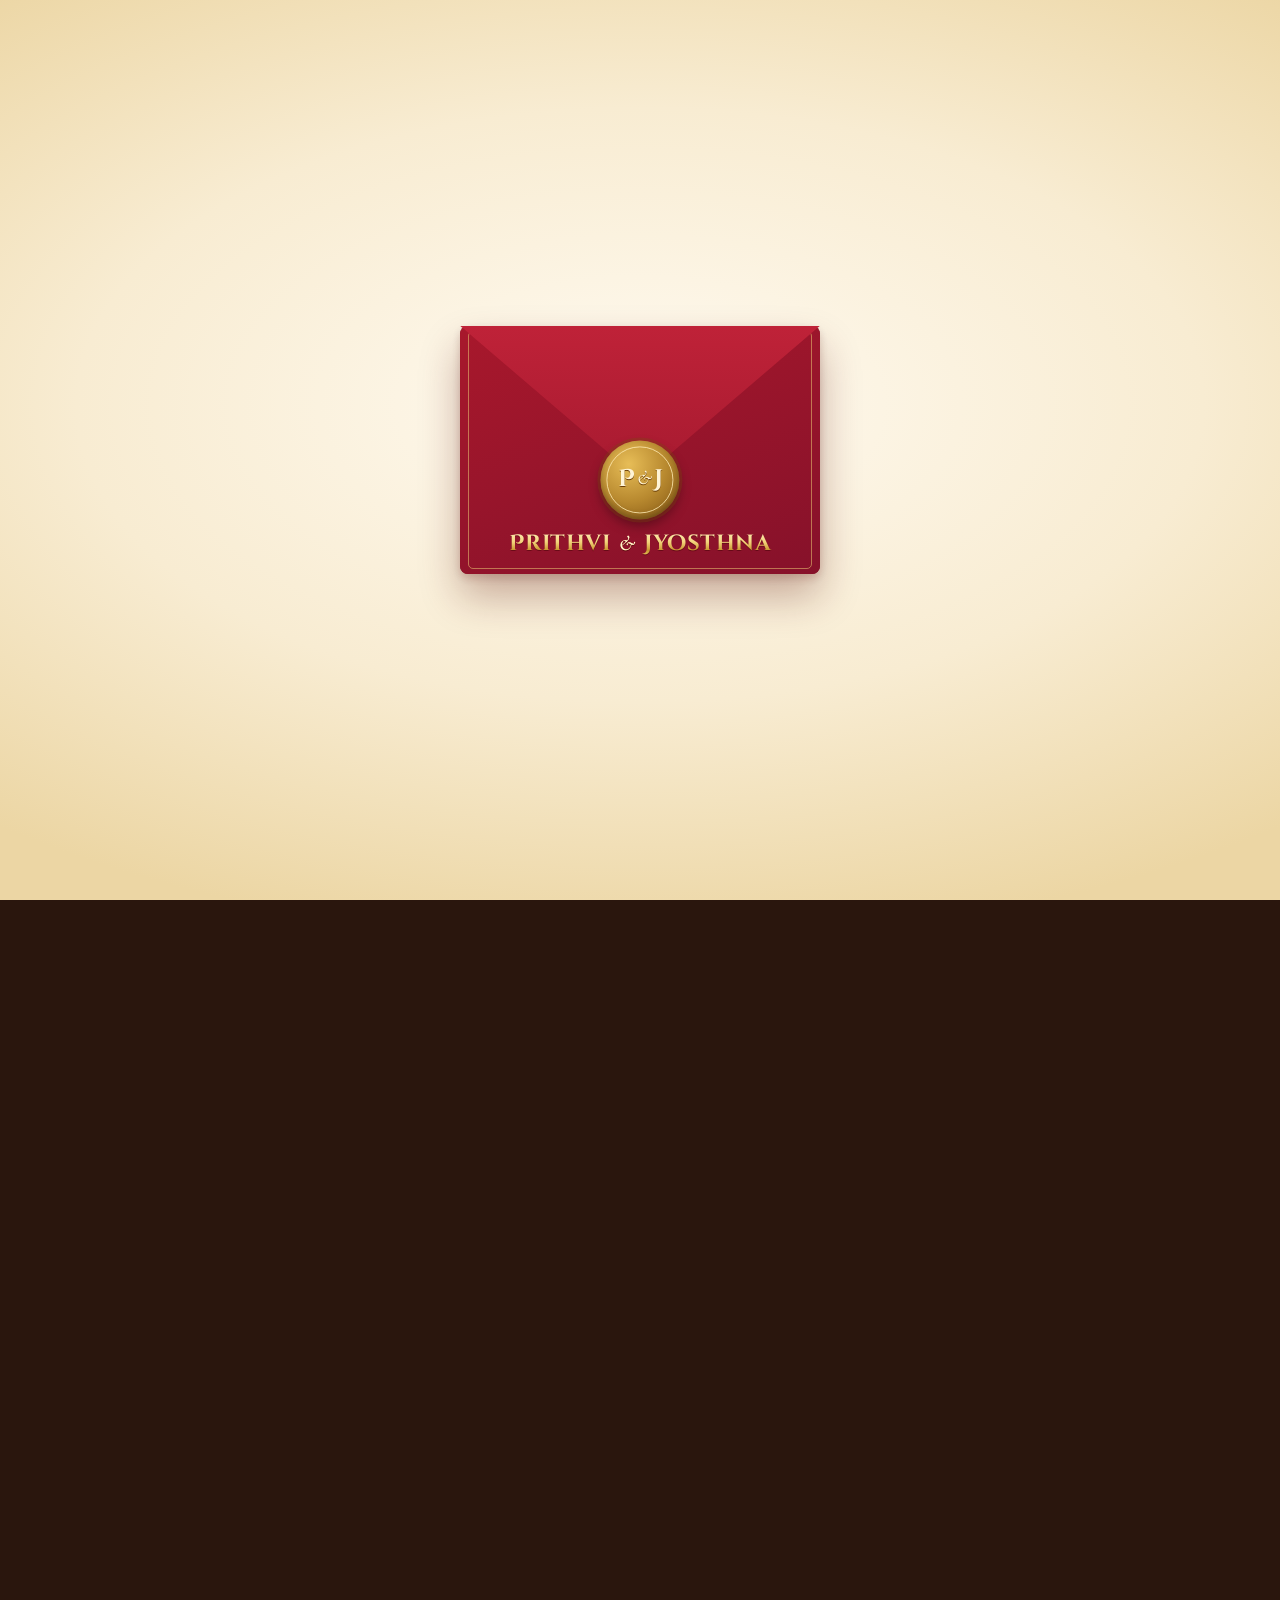
<file: index.html>
<!doctype html>
<html lang="en">
<head>
  <meta charset="utf-8">
  <title>PrithviकीJyo</title>
  <meta property="og:title" content="Prithvi &amp; Jyosthna are getting married">
  <meta property="og:description" content="The Wedding of Prithvi &amp; Jyosthna · Saturday, 19 December 2026">
  <meta property="og:type" content="website">
  <meta property="og:url" content="https://wedding-beryl-tau.vercel.app/">
  <meta property="og:image" content="https://wedding-beryl-tau.vercel.app/assets/og/couple-square.jpg?v=1">
  <meta property="og:image:secure_url" content="https://wedding-beryl-tau.vercel.app/assets/og/couple-square.jpg?v=1">
  <meta property="og:image:type" content="image/jpeg">
  <meta property="og:image:width" content="900">
  <meta property="og:image:height" content="900">
  <meta property="og:image:alt" content="Prithvi and Jyosthna in traditional wedding attire">
  <meta name="twitter:card" content="summary_large_image">
  <meta name="twitter:image" content="https://wedding-beryl-tau.vercel.app/assets/og/couple-square.jpg?v=1">
  <!-- Link preview (WhatsApp etc.) is kept first in <head>, with a baseline JPEG of just the couple photo
       (assets/og/couple-square.jpg: square, cropped from the top so both faces show; under 300 KB) and absolute URLs - WhatsApp's parser is strict. -->
  <meta name="viewport" content="width=device-width, initial-scale=1, viewport-fit=cover">
  <meta name="description" content="You are invited to the wedding of Prithvi &amp; Jyosthna, 19 December 2026, Texas.">
  <link rel="canonical" href="https://wedding-beryl-tau.vercel.app/">
  <meta name="theme-color" content="#F6EEE1">
  <link rel="icon" href="assets/img/favicon-32.png">
  <link rel="apple-touch-icon" href="assets/img/apple-touch-icon.png">
  <link rel="preconnect" href="https://fonts.googleapis.com">
  <link rel="preconnect" href="https://fonts.gstatic.com" crossorigin>
  <link href="https://fonts.googleapis.com/css2?family=Cinzel:wght@400;600&family=Cinzel+Decorative:wght@700&family=Cormorant+Garamond:ital,wght@0,400;0,500;0,600;1,400;1,500&family=Pinyon+Script&display=swap" rel="stylesheet">
  <link rel="stylesheet" href="style.css?v=40">
</head>
<body class="locked">

  <canvas id="petals" aria-hidden="true"></canvas>

  <!-- ============ ENVELOPE ============ -->
  <section id="gate" aria-label="Wedding invitation envelope">
    <!-- After Lord Ganesha: the title steps forward, then fades into the invite -->
    <div class="pelli-intro" aria-hidden="true">
      <div class="pelli-text">
        <p class="pelli-title pelli-title-te">మా ఇంటి పెళ్ళి సందడి</p>
        <svg class="pelli-orn" viewBox="0 0 220 60"><use href="#muggu"/></svg>
        <p class="pelli-te">రెండు మనసులు · ఒక అందమైన ప్రయాణం</p>
        <p class="pelli-en">Two hearts, one beautiful journey</p>
      </div>
    </div>
    <!-- The flap lifts and the card peeks out every few seconds, inviting a tap without words -->
    <button class="env" id="openBtn" aria-label="Open the invitation">
      <span class="env-back"></span>
      <span class="env-card"><span class="env-card-te">శుభలేఖ</span></span>
      <span class="env-pocket"><span class="env-names">Prithvi <i>&amp;</i> Jyosthna</span></span>
      <span class="env-flap"></span>
      <span class="env-seal"><span class="seal-mono"><b>P</b><i>&amp;</i><b>J</b></span></span>
    </button>
    <div class="seal-stage">
      <!-- Lord Ganesha (Ornate Golden Ganesha with Modaks) appears once the envelope opens -->
      <div class="ganesha-halo" aria-hidden="true"></div>
      <div class="gn-idol" aria-hidden="true">
        <img src="assets/img/ganesha.webp" alt="">
        <span class="gn-shine"></span>
      </div>
      <div class="ganesha-mantra" aria-hidden="true">
        <span class="te">|| శ్రీ గణేశాయ నమః ||</span>
        <small>Om Sri Ganeshaya Namah</small>
      </div>
    </div>
  </section>

  <main id="invite" aria-hidden="true">

    <!-- ============ HERO CARD ============ -->
    <section class="hero" id="hero">
     <div class="hero-fit" id="heroFit">
      <div class="hero-top">
        <div class="thoranam" aria-hidden="true"></div>
        <p class="ganesha">|| శ్రీ గణేశాయ నమః ||</p>
        <p class="srirastu">శ్రీరస్తు • శుభమస్తు • అవిఘ్నమస్తు</p>
      </div>
      <!-- Couple photo set aside for later (assets/img/couple-hero.webp, styled by .hero-photo):
        <figure class="hero-photo reveal">
          <div class="arch-bg" aria-hidden="true"><span class="arch-garland"></span></div>
          <img class="couple-cut" src="assets/img/couple-hero.webp?v=3" alt="Prithvi and Jyosthna in traditional South Indian wedding attire" data-parallax="0.04">
          <span class="arch-floor" aria-hidden="true"></span>
        </figure>
      -->
      <div class="hero-invite reveal">
        <p class="hi-lead">With joyful hearts and the blessings of our families, we invite you to celebrate the beginning of our forever.</p>
        <p class="hi-lead-te">మా ఇంట జరుగు వివాహ మహోత్సవమునకు తాము సకుటుంబ సపరివార సమేతంగా విచ్చేసి, వధూవరులను ఆశీర్వదించవలసినదిగా ప్రార్థన.</p>
        <div class="hi-names">
          <div class="hi-person">
            <h1 class="hi-name">Prithvi</h1>
            <span class="hi-rel">S/O</span>
            <p class="hi-parents">Sri Vidya Shankar<br>&amp; Smt. Anuradha</p>
          </div>
          <span class="hi-amp" aria-hidden="true">&amp;</span>
          <div class="hi-person">
            <h1 class="hi-name">Jyosthna</h1>
            <span class="hi-rel">D/O</span>
            <p class="hi-parents">Sri Lakshmi Narayana<br>&amp; Smt. Sreedevi</p>
          </div>
        </div>
        <div class="hi-divider" aria-hidden="true"><span></span></div>
        <p class="hi-close">We’d love for you to join us, celebrate with us, and bless our new beginning.</p>
        <p class="hashtag hi-tag">#PrithviकीJyo</p>
      </div>
      <div class="hero-foot">
      <div class="kalash-row" aria-hidden="true">
        <svg class="banana" viewBox="0 0 80 150"><use href="#banana"/></svg>
        <span class="lamp"></span>
        <svg class="kalash" viewBox="0 0 120 130"><use href="#kalash"/></svg>
        <span class="lamp"></span>
        <svg class="banana flip-x" viewBox="0 0 80 150"><use href="#banana"/></svg>
      </div>
      <a class="see-all" href="#festivities">See the details <span>⌄</span></a>
      </div>
     </div>
    </section>

    <!-- ============ FESTIVITIES ============ -->
    <section class="festivities" id="festivities">
      <svg class="temple-bell bell-l" viewBox="0 0 40 74" aria-hidden="true"><use href="#bell"/></svg>
      <svg class="temple-bell bell-r" viewBox="0 0 40 74" aria-hidden="true"><use href="#bell"/></svg>
      <p class="eyebrow reveal" aria-hidden="true">&nbsp;</p>
      <h2 class="section-title reveal">The Wedding</h2>
      <p class="tel-eyebrow reveal">పెళ్లి వేడుక</p>

      <ol class="timeline">
        <li class="event reveal">
          <span class="dot" aria-hidden="true"></span>
          <div class="event-body">
            <p class="ev-date">Saturday, 19 December 2026</p>
            <h3 class="ev-name">The Wedding</h3>
            <p class="ev-sub">సుముహూర్తం · Jeelakarra Bellam</p>
            <p class="ev-quote">“Mangalyam tantunanena — the sacred knot, with your blessings.”</p>
          </div>
          <button class="thumb thumb-gold" data-open="akshi" aria-label="Shower akshinthalu to reveal the wedding card">
            <span class="thumb-art"><svg viewBox="0 0 160 90"><use href="#plate-g"/></svg></span>
            <span class="thumb-label">Shower akshinthalu</span>
          </button>
        </li>
      </ol>
    </section>

    <!-- ============ SACRED RITUALS ============ -->
    <section class="rituals">
      <img class="mandap reveal" src="assets/img/mandap.webp" alt="" aria-hidden="true">
      <p class="eyebrow reveal">A Telugu Vivaha Mahotsavam</p>
      <h2 class="section-title reveal">The Sacred Rituals</h2>
      <p class="tel-eyebrow reveal">కళ్యాణ వైభోగమే</p>
      <p class="lead reveal">Each Vedic ritual is a blessing for the life they begin together.</p>
      <ol class="rite-path" id="ritePath">
        <li class="rite reveal">
          <span class="rite-node" aria-hidden="true">౧</span>
          <article class="rite-card" role="button" tabindex="0" aria-label="Gowri Pooja — tap for more info">
            <span class="r-ico" aria-hidden="true"><svg viewBox="0 0 24 24"><path d="M12 20c-4-3-6-7-4-12c1 3 2 4 4 5c2-1 3-2 4-5c2 5 0 9-4 12Z"/><path d="M12 20c-5-1-8-4-8-8c3 1 5 2 6 5M12 20c5-1 8-4 8-8c-3 1-5 2-6 5"/></svg></span>
            <p class="r-tel">గౌరీ పూజ</p>
            <h3>Gowri Pooja</h3>
            <p class="r-desc">The bride prays to Goddess Gowri for a long, happy married life, like that of Shiva and Parvati.</p>
            <p class="r-more">Tap for more info ›</p>
            <template class="rite-info">
              <svg class="rd-art" viewBox="0 0 240 150" role="img" aria-label="Illustration of Gowri Pooja"><rect width="240" height="150" rx="14" fill="url(#riBg)"/><circle cx="120" cy="62" r="34" fill="#fff3d6" opacity=".7"/><path d="M120 96c-14-10-20-26-12-44c4 10 8 14 12 16c4-2 8-6 12-16c8 18 2 34-12 44Z" fill="#e8708a"/><path d="M120 96c-22-4-34-16-36-32c12 2 22 8 28 18M120 96c22-4 34-16 36-32c-12 2-22 8-28 18" fill="#f29bb0"/><ellipse cx="120" cy="100" rx="40" ry="6" fill="#4f8a2c"/><circle cx="120" cy="40" r="4" fill="#c8102e"/><path d="M44 120h28q-2 10-14 10t-14-10Z" fill="url(#riGold)"/><path d="M58 118c-5-4-5-10 0-17c5 7 5 13 0 17Z" fill="url(#riFire)"/><path d="M168 120h28q-2 10-14 10t-14-10Z" fill="url(#riGold)"/><path d="M182 118c-5-4-5-10 0-17c5 7 5 13 0 17Z" fill="url(#riFire)"/><g fill="#f2b51d"><circle cx="86" cy="128" r="3"/><circle cx="154" cy="128" r="3"/></g><g fill="#c8102e"><circle cx="96" cy="132" r="3"/><circle cx="144" cy="132" r="3"/></g></svg>
              <p class="rd-mean">Prayers to Goddess Gowri</p>
              <p class="rd-p">Before the wedding, the bride sits in prayer to Goddess Gowri (Parvati) with turmeric, kumkum, flowers and a lit lamp. She asks for a marriage as loving and steadfast as Gowri’s own with Lord Shiva, and for the blessing of a long life together with her husband.</p>              <p class="rd-when"><span>When</span>Morning of the wedding, at the bride’s side</p>
            </template>
          </article>
        </li>
        <li class="rite reveal">
          <span class="rite-node" aria-hidden="true">౨</span>
          <article class="rite-card" role="button" tabindex="0" aria-label="Kanyadanam — tap for more info">
            <span class="r-ico" aria-hidden="true"><svg viewBox="0 0 24 24"><path d="M8 8h8l-1 2c3 1.5 4 4 4 6.5S16.5 21 12 21s-7-2-7-4.5S6 11.5 9 10Z"/><path d="M12 8c-2-3-5-4-7-3M12 8c2-3 5-4 7-3M12 8V4"/></svg></span>
            <p class="r-tel">కన్యాదానం</p>
            <h3>Kanyadanam</h3>
            <p class="r-desc">The bride’s parents place her hand in the groom’s, praying for her lifelong happiness.</p>
            <p class="r-more">Tap for more info ›</p>
            <template class="rite-info">
              <svg class="rd-art" viewBox="0 0 240 150" role="img" aria-label="Illustration of Kanyadanam"><rect width="240" height="150" rx="14" fill="url(#riBg)"/>
  <g transform="translate(70 58) rotate(38)"><ellipse rx="22" ry="19" fill="url(#riGold)"/><rect x="-9" y="-30" width="18" height="12" rx="2" fill="url(#riGold)"/>
    <path d="M-12-30C-20-46 4-52 0-30M12-30C20-46-4-52 0-30" fill="#4f8a2c"/><path d="M-22 0H22" stroke="#c8102e" stroke-width="3"/></g>
  <path d="M92 50C110 58 122 74 124 92" stroke="#7ec3e8" stroke-width="5" fill="none" stroke-linecap="round" opacity=".9"/>
  <g fill="#7ec3e8" opacity=".85"><circle cx="118" cy="98" r="2"/><circle cx="132" cy="96" r="1.6"/><circle cx="112" cy="102" r="1.4"/></g><g transform="translate(110 132) rotate(-70) scale(1)"><path d="M0 0C-14-6-16-26 0-38C16-26 14-6 0 0Z" fill="#4f8a2c"/><path d="M0-2V-34" stroke="#8cc063" stroke-width="1.2"/></g><g transform="translate(150 132) rotate(70) scale(1)"><path d="M0 0C-14-6-16-26 0-38C16-26 14-6 0 0Z" fill="#4f8a2c"/><path d="M0-2V-34" stroke="#8cc063" stroke-width="1.2"/></g><circle cx="130" cy="112" r="16" fill="#8a5a2b"/><circle cx="124.4" cy="106.4" r="5.6" fill="#b07a42" opacity=".7"/><path d="M130 96c-3-6-1-10 3-12M130 96c2-6 6-8 10-7" stroke="#6a8a2a" stroke-width="1.6" fill="none"/>
  <g><circle cx="160" cy="124" r="4" fill="#c0392b"/><circle cx="100" cy="126" r="4" fill="#fffdf6"/><circle cx="168" cy="112" r="3.4" fill="#ef7d14"/><circle cx="94" cy="114" r="3.4" fill="#f2b51d"/></g></svg>
              <p class="rd-mean">The gift of the daughter</p>
              <p class="rd-p">Regarded as the greatest of all danams (gifts), Kanyadanam is performed by the bride’s parents. They place her hand — holding a coconut — in the groom’s hand and pour sacred water over their hands as the mantras are chanted.</p>
              <p class="rd-p">The groom vows <i>“Dharme cha, arthe cha, kame cha, naticharami”</i> — that in dharma, in wealth and in desire, he will never go against her.</p>
              <p class="rd-when"><span>When</span>Under the mandapam, after Gowri Pooja</p>
            </template>
          </article>
        </li>
        <li class="rite reveal">
          <span class="rite-node" aria-hidden="true">౩</span>
          <article class="rite-card" role="button" tabindex="0" aria-label="Jeelakarra Bellam — tap for more info">
            <span class="r-ico" aria-hidden="true"><svg viewBox="0 0 24 24"><rect x="4" y="11" width="7" height="7" rx="1.5"/><path d="M15 8c2 1 3 3 2.5 6M18 6c1.5 1.5 2 3.5 1.5 5.5M14 13c1.5.5 2.5 2 2.5 4"/></svg></span>
            <p class="r-tel">జీలకర్ర బెల్లం</p>
            <h3>Jeelakarra Bellam</h3>
            <p class="r-desc">At the muhurtham the tera is lowered and the couple place cumin and jaggery on each other’s head.</p>
            <p class="r-more">Tap for more info ›</p>
            <template class="rite-info">
              <svg class="rd-art" viewBox="0 0 240 150" role="img" aria-label="Illustration of Jeelakarra Bellam"><rect width="240" height="150" rx="14" fill="url(#riBg)"/>
  <path d="M40 16H200V58Q120 78 40 58Z" fill="url(#riRed)"/>
  <path d="M40 58Q120 78 200 58" stroke="#e9c873" stroke-width="3" fill="none"/><path d="M40 16H200" stroke="#e9c873" stroke-width="3"/>
  <text x="120" y="47" text-anchor="middle" font-family="Potti Sreeramulu, Noto Sans Telugu, sans-serif" font-size="20" fill="#ffd36b">శ్రీ</text>
  <path d="M120 140C92 132 86 104 120 92C154 104 148 132 120 140Z" fill="#4f8a2c"/><path d="M120 138V96" stroke="#8cc063" stroke-width="1.2"/>
  <circle cx="120" cy="118" r="13" fill="#8b5a2b"/><circle cx="116" cy="114" r="4" fill="#a8743a" opacity=".7"/><ellipse cx="113.0" cy="111.9" rx="2.4" ry=".9" transform="rotate(166 120 120)" fill="#5a4628"/><ellipse cx="101.9" cy="129.4" rx="2.4" ry=".9" transform="rotate(24 120 120)" fill="#5a4628"/><ellipse cx="114.6" cy="109.5" rx="2.4" ry=".9" transform="rotate(129 120 120)" fill="#5a4628"/><ellipse cx="108.6" cy="110.2" rx="2.4" ry=".9" transform="rotate(107 120 120)" fill="#5a4628"/><ellipse cx="102.8" cy="110.4" rx="2.4" ry=".9" transform="rotate(108 120 120)" fill="#5a4628"/><ellipse cx="102.4" cy="122.7" rx="2.4" ry=".9" transform="rotate(57 120 120)" fill="#5a4628"/><ellipse cx="125.2" cy="123.2" rx="2.4" ry=".9" transform="rotate(15 120 120)" fill="#5a4628"/><ellipse cx="123.1" cy="118.3" rx="2.4" ry=".9" transform="rotate(56 120 120)" fill="#5a4628"/><ellipse cx="101.9" cy="130.3" rx="2.4" ry=".9" transform="rotate(74 120 120)" fill="#5a4628"/><ellipse cx="116.8" cy="122.1" rx="2.4" ry=".9" transform="rotate(146 120 120)" fill="#5a4628"/><ellipse cx="112.3" cy="129.2" rx="2.4" ry=".9" transform="rotate(46 120 120)" fill="#5a4628"/><ellipse cx="104.1" cy="122.9" rx="2.4" ry=".9" transform="rotate(48 120 120)" fill="#5a4628"/><ellipse cx="114.9" cy="122.2" rx="2.4" ry=".9" transform="rotate(16 120 120)" fill="#5a4628"/><ellipse cx="122.6" cy="124.1" rx="2.4" ry=".9" transform="rotate(127 120 120)" fill="#5a4628"/><ellipse cx="127.2" cy="119.1" rx="2.4" ry=".9" transform="rotate(80 120 120)" fill="#5a4628"/><ellipse cx="118.6" cy="132.0" rx="2.4" ry=".9" transform="rotate(92 120 120)" fill="#5a4628"/><ellipse cx="112.0" cy="128.7" rx="2.4" ry=".9" transform="rotate(178 120 120)" fill="#5a4628"/><ellipse cx="131.2" cy="110.1" rx="2.4" ry=".9" transform="rotate(76 120 120)" fill="#5a4628"/></svg>
              <p class="rd-mean">Cumin and jaggery — the muhurtham itself</p>
              <p class="rd-p">Until this moment the bride and groom sit on either side of a tera, a cloth screen, without seeing each other. At the exact muhurtham, as the purohit chants, the tera is lowered and they place a paste of jeelakarra (cumin) and bellam (jaggery) on the crown of each other’s head.</p>
              <p class="rd-p">Cumin is bitter and jaggery is sweet; together they stand for a bond that holds through every bitter and sweet moment of life.</p>
              <p class="rd-when"><span>When</span>At the muhurtham — 7:49 AM CST, Saturday 19 December 2026</p>
            </template>
          </article>
        </li>
        <li class="rite reveal">
          <span class="rite-node" aria-hidden="true">౪</span>
          <article class="rite-card" role="button" tabindex="0" aria-label="Mangalya Dharana — tap for more info">
            <span class="r-ico" aria-hidden="true"><svg viewBox="0 0 24 24"><path d="M4 4c0 8 3.5 12 8 12s8-4 8-12"/><circle cx="10" cy="18.5" r="2"/><circle cx="14" cy="18.5" r="2"/></svg></span>
            <p class="r-tel">మాంగల్య ధారణ</p>
            <h3>Mangalya Dharana</h3>
            <p class="r-desc">The groom ties the mangalasutram as “Mangalyam tantunanena” is chanted.</p>
            <p class="r-more">Tap for more info ›</p>
            <template class="rite-info">
              <svg class="rd-art" viewBox="0 0 240 150" role="img" aria-label="Illustration of Mangalya Dharana"><rect width="240" height="150" rx="14" fill="url(#riBg)"/>
  <path d="M62 26C62 112 178 112 178 26" stroke="#f2c230" stroke-width="3.4" fill="none"/>
  <path d="M62 26C62 112 178 112 178 26" stroke="#d9a015" stroke-width="1" fill="none" stroke-dasharray="3 4"/>
  <g fill="#f2c230" stroke="#c8962f" stroke-width=".8"><circle cx="66" cy="44" r="3.4"/><circle cx="64" cy="34" r="3.4"/><circle cx="174" cy="40" r="3.4"/></g>
  <g><circle cx="108" cy="100" r="12" fill="url(#riGold)" stroke="#a8721e"/><circle cx="108" cy="100" r="7" fill="none" stroke="#a8721e" stroke-width=".8"/><circle cx="108" cy="100" r="2.4" fill="#c8102e"/>
     <circle cx="132" cy="100" r="12" fill="url(#riGold)" stroke="#a8721e"/><circle cx="132" cy="100" r="7" fill="none" stroke="#a8721e" stroke-width=".8"/><circle cx="132" cy="100" r="2.4" fill="#c8102e"/></g>
  <g fill="#fffdf6" stroke="#e2cfa6" stroke-width=".6"><circle cx="40" cy="120" r="4"/><circle cx="50" cy="128" r="4"/><circle cx="200" cy="118" r="4"/><circle cx="190" cy="128" r="4"/></g>
  <g fill="#c0392b"><circle cx="30" cy="110" r="3.6"/><circle cx="210" cy="108" r="3.6"/></g></svg>
              <p class="rd-mean">Tying the mangalasutram</p>
              <p class="rd-p">The groom ties the mangalasutram around the bride’s neck with three knots, while the gatti melam — a crescendo of nadaswaram and drums — fills the hall. In Telugu tradition it is a turmeric-coated thread carrying two gold discs (sutralu), one from each family.</p>
              <p class="rd-p">The mantra: <i>“Mangalyam tantunanena mama jeevana hetuna, kanthe badhnami subhage, tvam jeeva saradam satam”</i> — “This sacred thread is the very cause of my life. I tie it around your neck, O auspicious one; may you live a hundred years.”</p>
              <p class="rd-when"><span>When</span>Right after Jeelakarra Bellam</p>
            </template>
          </article>
        </li>
        <li class="rite reveal">
          <span class="rite-node" aria-hidden="true">౫</span>
          <article class="rite-card" role="button" tabindex="0" aria-label="Talambralu — tap for more info">
            <span class="r-ico" aria-hidden="true"><svg viewBox="0 0 24 24"><ellipse cx="7" cy="8" rx="1.2" ry="2.4" transform="rotate(30 7 8)"/><ellipse cx="13" cy="6" rx="1.2" ry="2.4" transform="rotate(-20 13 6)"/><ellipse cx="17" cy="11" rx="1.2" ry="2.4" transform="rotate(50 17 11)"/><ellipse cx="9" cy="14" rx="1.2" ry="2.4" transform="rotate(-40 9 14)"/><ellipse cx="14" cy="17" rx="1.2" ry="2.4" transform="rotate(15 14 17)"/><circle cx="6" cy="19" r="1"/><circle cx="18" cy="18" r="1"/></svg></span>
            <p class="r-tel">తలంబ్రాలు</p>
            <h3>Talambralu</h3>
            <p class="r-desc">Bride and groom shower each other with turmeric rice and pearls, wishing each other abundance.</p>
            <p class="r-more">Tap for more info ›</p>
            <template class="rite-info">
              <svg class="rd-art" viewBox="0 0 240 150" role="img" aria-label="Illustration of Talambralu"><rect width="240" height="150" rx="14" fill="url(#riBg)"/><circle cx="20.0" cy="72.5" r="2.2" fill="#fffdf6" stroke="#e2cfa6" stroke-width=".5"/><ellipse cx="25.3" cy="68.0" rx="2.6" ry="1.2" transform="rotate(114 25.3 68.0)" fill="#f2c230"/><ellipse cx="30.7" cy="53.0" rx="2.6" ry="1.2" transform="rotate(18 30.7 53.0)" fill="#f2c230"/><ellipse cx="36.0" cy="44.1" rx="2.6" ry="1.2" transform="rotate(107 36.0 44.1)" fill="#f2c230"/><circle cx="41.3" cy="39.0" r="2.2" fill="#fffdf6" stroke="#e2cfa6" stroke-width=".5"/><ellipse cx="46.7" cy="36.8" rx="2.6" ry="1.2" transform="rotate(125 46.7 36.8)" fill="#f2c230"/><ellipse cx="52.0" cy="34.7" rx="2.6" ry="1.2" transform="rotate(171 52.0 34.7)" fill="#f2c230"/><ellipse cx="57.3" cy="29.1" rx="2.6" ry="1.2" transform="rotate(142 57.3 29.1)" fill="#f2c230"/><circle cx="62.7" cy="35.1" r="2.2" fill="#fffdf6" stroke="#e2cfa6" stroke-width=".5"/><ellipse cx="68.0" cy="40.2" rx="2.6" ry="1.2" transform="rotate(80 68.0 40.2)" fill="#f2c230"/><ellipse cx="73.3" cy="36.7" rx="2.6" ry="1.2" transform="rotate(89 73.3 36.7)" fill="#f2c230"/><ellipse cx="78.7" cy="44.1" rx="2.6" ry="1.2" transform="rotate(148 78.7 44.1)" fill="#f2c230"/><circle cx="84.0" cy="52.3" r="2.2" fill="#fffdf6" stroke="#e2cfa6" stroke-width=".5"/><ellipse cx="89.3" cy="50.4" rx="2.6" ry="1.2" transform="rotate(23 89.3 50.4)" fill="#f2c230"/><ellipse cx="94.7" cy="68.8" rx="2.6" ry="1.2" transform="rotate(121 94.7 68.8)" fill="#f2c230"/><ellipse cx="100.0" cy="74.6" rx="2.6" ry="1.2" transform="rotate(16 100.0 74.6)" fill="#f2c230"/><circle cx="220.0" cy="66.9" r="2.2" fill="#fffdf6" stroke="#e2cfa6" stroke-width=".5"/><ellipse cx="214.7" cy="65.9" rx="2.6" ry="1.2" transform="rotate(165 214.7 65.9)" fill="#f2c230"/><ellipse cx="209.3" cy="56.5" rx="2.6" ry="1.2" transform="rotate(174 209.3 56.5)" fill="#f2c230"/><ellipse cx="204.0" cy="52.6" rx="2.6" ry="1.2" transform="rotate(72 204.0 52.6)" fill="#f2c230"/><circle cx="198.7" cy="45.6" r="2.2" fill="#fffdf6" stroke="#e2cfa6" stroke-width=".5"/><ellipse cx="193.3" cy="43.3" rx="2.6" ry="1.2" transform="rotate(88 193.3 43.3)" fill="#f2c230"/><ellipse cx="188.0" cy="30.0" rx="2.6" ry="1.2" transform="rotate(118 188.0 30.0)" fill="#f2c230"/><ellipse cx="182.7" cy="32.5" rx="2.6" ry="1.2" transform="rotate(156 182.7 32.5)" fill="#f2c230"/><circle cx="177.3" cy="29.6" r="2.2" fill="#fffdf6" stroke="#e2cfa6" stroke-width=".5"/><ellipse cx="172.0" cy="30.4" rx="2.6" ry="1.2" transform="rotate(73 172.0 30.4)" fill="#f2c230"/><ellipse cx="166.7" cy="34.2" rx="2.6" ry="1.2" transform="rotate(63 166.7 34.2)" fill="#f2c230"/><ellipse cx="161.3" cy="41.8" rx="2.6" ry="1.2" transform="rotate(127 161.3 41.8)" fill="#f2c230"/><circle cx="156.0" cy="43.7" r="2.2" fill="#fffdf6" stroke="#e2cfa6" stroke-width=".5"/><ellipse cx="150.7" cy="54.9" rx="2.6" ry="1.2" transform="rotate(140 150.7 54.9)" fill="#f2c230"/><ellipse cx="145.3" cy="60.8" rx="2.6" ry="1.2" transform="rotate(35 145.3 60.8)" fill="#f2c230"/><ellipse cx="140.0" cy="76.1" rx="2.6" ry="1.2" transform="rotate(140 140.0 76.1)" fill="#f2c230"/>
  <path d="M84 112Q120 82 156 112Z" fill="#f2c230"/><circle cx="110.3" cy="103.0" r="2" fill="#fffdf6" stroke="#e2cfa6" stroke-width=".5"/><circle cx="113.8" cy="108.6" r="2" fill="#fffdf6" stroke="#e2cfa6" stroke-width=".5"/><circle cx="140.1" cy="99.8" r="2" fill="#fffdf6" stroke="#e2cfa6" stroke-width=".5"/><circle cx="105.8" cy="100.8" r="2" fill="#fffdf6" stroke="#e2cfa6" stroke-width=".5"/><circle cx="108.3" cy="103.8" r="2" fill="#fffdf6" stroke="#e2cfa6" stroke-width=".5"/><circle cx="123.9" cy="101.2" r="2" fill="#fffdf6" stroke="#e2cfa6" stroke-width=".5"/><circle cx="98.2" cy="103.0" r="2" fill="#fffdf6" stroke="#e2cfa6" stroke-width=".5"/><circle cx="114.2" cy="104.8" r="2" fill="#fffdf6" stroke="#e2cfa6" stroke-width=".5"/><circle cx="139.9" cy="106.3" r="2" fill="#fffdf6" stroke="#e2cfa6" stroke-width=".5"/>
  <path d="M78 112H162Q156 140 120 140Q84 140 78 112Z" fill="url(#riGold)"/><ellipse cx="120" cy="112" rx="42" ry="5" fill="#d9a441"/></svg>
              <p class="rd-mean">Showering each other with rice</p>
              <p class="rd-p">The bride and groom take handfuls of akshintalu — rice coloured with turmeric, sometimes mixed with pearls (<i>mutyala talambralu</i>) — and shower them over each other’s heads, again and again, cheered on by both families.</p>
              <p class="rd-p">It soon becomes a joyful contest. The rice stands for abundance and prosperity, wishing the couple a home that never lacks anything.</p>
              <p class="rd-when"><span>When</span>After Mangalya Dharana</p>
            </template>
          </article>
        </li>
        <li class="rite reveal">
          <span class="rite-node" aria-hidden="true">౬</span>
          <article class="rite-card" role="button" tabindex="0" aria-label="Nagavalli — tap for more info">
            <span class="r-ico" aria-hidden="true"><svg viewBox="0 0 24 24"><path d="M12 21C6 18 4 12 8 7c2-2 4-1 4 1c0-2 2-3 4-1c4 5 2 11-4 14Z"/><path d="M12 20V9"/></svg></span>
            <p class="r-tel">నాగవల్లి</p>
            <h3>Nagavalli</h3>
            <p class="r-desc">The couple honour family deities and ancestors with betel leaves, asking them to bless the new home.</p>
            <p class="r-more">Tap for more info ›</p>
            <template class="rite-info">
              <svg class="rd-art" viewBox="0 0 240 150" role="img" aria-label="Illustration of Nagavalli"><rect width="240" height="150" rx="14" fill="url(#riBg)"/><g transform="translate(120 74)"><path d="M0 46C-36 30-44-4-20-30C-10-40 0-36 0-24C0-36 10-40 20-30C44-4 36 30 0 46Z" fill="#4f8a2c"/><path d="M0 42V-22M0 6l-20-14M0 6l20-14M0 24l-24-10M0 24l24-10" stroke="#8cc063" stroke-width="1.6" fill="none"/></g><g fill="none" stroke="#c8962f" stroke-width="2.4"><circle cx="44" cy="118" r="7"/><circle cx="60" cy="124" r="6"/></g><g fill="#2a2a2a"><circle cx="176" cy="110" r="2.2"/><circle cx="182" cy="116" r="2.2"/><circle cx="188" cy="121" r="2.2"/><circle cx="194" cy="125" r="2.2"/><circle cx="200" cy="121" r="2.2"/><circle cx="206" cy="116" r="2.2"/><circle cx="212" cy="110" r="2.2"/></g><circle cx="194" cy="131" r="4.5" fill="url(#riGold)"/></svg>
              <p class="rd-mean">The betel-leaf blessing</p>
              <p class="rd-p">Nagavalli takes its name from the betel vine. The couple offer prayers, with betel leaves, to the family deities and to their ancestors, asking them to watch over the home they are about to build.</p>
              <p class="rd-p">In many families this is also when the groom slips silver mettelu (toe rings) onto the bride’s toes and she wears nallapusalu, the black-bead necklace, both lifelong signs of a married woman.</p>
              <p class="rd-when"><span>When</span>After Talambralu</p>
            </template>
          </article>
        </li>
        <li class="rite reveal">
          <span class="rite-node" aria-hidden="true">౭</span>
          <article class="rite-card" role="button" tabindex="0" aria-label="Homam — tap for more info">
            <span class="r-ico" aria-hidden="true"><svg viewBox="0 0 24 24"><path d="M12 20c-4-3-4-8 0-15c4 7 4 12 0 15Z"/><path d="M5 21h14"/></svg></span>
            <p class="r-tel">హోమం</p>
            <h3>Homam</h3>
            <p class="r-desc">Offerings are poured into the sacred fire, with Agni, the fire god, as witness to the marriage.</p>
            <p class="r-more">Tap for more info ›</p>
            <template class="rite-info">
              <svg class="rd-art" viewBox="0 0 240 150" role="img" aria-label="Illustration of Homam"><rect width="240" height="150" rx="14" fill="url(#riBg)"/><path d="M86 132L96 108H144L154 132Z" fill="#b5532a"/><path d="M90 120H150M110 108V132M130 108V132" stroke="#8a3a1a" stroke-width="1.2"/><rect x="90" y="104" width="60" height="5" rx="2" fill="url(#riGold)"/><path d="M120 102c-14-10-14-28 0-48c14 20 14 38 0 48Z" fill="url(#riFire)"/><path d="M102 104c-7-6-7-14 0-24c7 10 7 18 0 24Z" fill="url(#riFire)"/><path d="M138 104c-7-6-7-14 0-24c7 10 7 18 0 24Z" fill="url(#riFire)"/><path d="M168 54q-14 4-26 22" stroke="#7a4d0e" stroke-width="4" stroke-linecap="round" fill="none"/><ellipse cx="172" cy="52" rx="10" ry="6" fill="url(#riGold)"/><g fill="#fffdf6" stroke="#e2cfa6" stroke-width=".5"><circle cx="146" cy="82" r="2"/><circle cx="150" cy="90" r="2"/><circle cx="142" cy="92" r="2"/></g></svg>
              <p class="rd-mean">The sacred fire</p>
              <p class="rd-p">The purohit kindles the homam, and the couple pour ghee and other offerings into the fire as Vedic mantras are chanted. Agni, the fire god, is called upon as the eternal witness to their union.</p>
              <p class="rd-p">In the laja homam, the bride’s brother places puffed rice in her hands, and she offers it into the fire with the groom, praying for her husband’s long life and for the well-being of both families.</p>
              <p class="rd-when"><span>When</span>Before Saptapadi, under the mandapam</p>
            </template>
          </article>
        </li>
        <li class="rite reveal">
          <span class="rite-node" aria-hidden="true">౮</span>
          <article class="rite-card" role="button" tabindex="0" aria-label="Saptapadi — tap for more info">
            <span class="r-ico" aria-hidden="true"><svg viewBox="0 0 24 24"><path d="M8 4c2 0 3 2 3 5s-1 5-3 5-3-2-3-5 1-5 3-5ZM16 10c2 0 3 2 3 5s-1 5-3 5-3-2-3-5 1-5 3-5Z"/><path d="M7 16.5v1.5M17 21.5v.5"/></svg></span>
            <p class="r-tel">సప్తపది</p>
            <h3>Saptapadi</h3>
            <p class="r-desc">Seven steps around the sacred fire, each one a vow for the life they share.</p>
            <p class="r-more">Tap for more info ›</p>
            <template class="rite-info">
              <svg class="rd-art" viewBox="0 0 240 150" role="img" aria-label="Illustration of Saptapadi"><rect width="240" height="150" rx="14" fill="url(#riBg)"/><path d="M91.2 130.0L98.4 112H141.6L148.8 130.0Z" fill="#b5532a"/><path d="M94.8 121.0H145.2M109.2 112V130.0M130.8 112V130.0" stroke="#8a3a1a" stroke-width="1.2"/><rect x="94.8" y="108.4" width="50.4" height="4.5" rx="2" fill="url(#riGold)"/><path d="M120 106.6c-9.0 -7.2 -9.0 -18.0 0 -30.6c9.0 12.6 9.0 23.400000000000002 0 30.6Z" fill="url(#riFire)"/><path d="M107.4 108.4c-5.4 -4.5 -5.4 -10.8 0 -18.0c5.4 7.2 5.4 13.5 0 18.0Z" fill="url(#riFire)"/><path d="M132.6 108.4c-5.4 -4.5 -5.4 -10.8 0 -18.0c5.4 7.2 5.4 13.5 0 18.0Z" fill="url(#riFire)"/><g transform="translate(30.5 111.7) rotate(-110.0)" fill="#c8102e"><ellipse rx="4.6" ry="8.4"/><circle cx="4.0" cy="-13.1" r="1.9"/><circle cx="1.9" cy="-11.7" r="1.4"/><circle cx="-0.2" cy="-11.7" r="1.4"/><circle cx="-2.3" cy="-11.1" r="1.4"/><circle cx="-4.4" cy="-10.5" r="1.4"/></g><g transform="translate(34.9 82.8) rotate(-73.3)" fill="#c8102e"><ellipse rx="4.6" ry="8.4"/><circle cx="-4.0" cy="-13.1" r="1.9"/><circle cx="-1.9" cy="-11.7" r="1.4"/><circle cx="0.2" cy="-11.7" r="1.4"/><circle cx="2.3" cy="-11.1" r="1.4"/><circle cx="4.4" cy="-10.5" r="1.4"/></g><g transform="translate(62.1 59.1) rotate(-36.7)" fill="#c8102e"><ellipse rx="4.6" ry="8.4"/><circle cx="4.0" cy="-13.1" r="1.9"/><circle cx="1.9" cy="-11.7" r="1.4"/><circle cx="-0.2" cy="-11.7" r="1.4"/><circle cx="-2.3" cy="-11.1" r="1.4"/><circle cx="-4.4" cy="-10.5" r="1.4"/></g><g transform="translate(123.0 50.0) rotate(0.0)" fill="#c8102e"><ellipse rx="4.6" ry="8.4"/><circle cx="-4.0" cy="-13.1" r="1.9"/><circle cx="-1.9" cy="-11.7" r="1.4"/><circle cx="0.2" cy="-11.7" r="1.4"/><circle cx="2.3" cy="-11.1" r="1.4"/><circle cx="4.4" cy="-10.5" r="1.4"/></g><g transform="translate(171.9 59.1) rotate(36.7)" fill="#c8102e"><ellipse rx="4.6" ry="8.4"/><circle cx="4.0" cy="-13.1" r="1.9"/><circle cx="1.9" cy="-11.7" r="1.4"/><circle cx="-0.2" cy="-11.7" r="1.4"/><circle cx="-2.3" cy="-11.1" r="1.4"/><circle cx="-4.4" cy="-10.5" r="1.4"/></g><g transform="translate(211.1 82.8) rotate(73.3)" fill="#c8102e"><ellipse rx="4.6" ry="8.4"/><circle cx="-4.0" cy="-13.1" r="1.9"/><circle cx="-1.9" cy="-11.7" r="1.4"/><circle cx="0.2" cy="-11.7" r="1.4"/><circle cx="2.3" cy="-11.1" r="1.4"/><circle cx="4.4" cy="-10.5" r="1.4"/></g><g transform="translate(203.5 111.7) rotate(110.0)" fill="#c8102e"><ellipse rx="4.6" ry="8.4"/><circle cx="4.0" cy="-13.1" r="1.9"/><circle cx="1.9" cy="-11.7" r="1.4"/><circle cx="-0.2" cy="-11.7" r="1.4"/><circle cx="-2.3" cy="-11.1" r="1.4"/><circle cx="-4.4" cy="-10.5" r="1.4"/></g></svg>
              <p class="rd-mean">Seven steps together</p>
              <p class="rd-p">With the bride’s saree tied to the groom’s uttariyam (the Brahma mudi), the couple take seven steps together beside the sacred fire, with Agni as witness.</p>
              <p class="rd-p">Each step carries a vow — for nourishment, strength, prosperity, happiness, children, long life through the seasons, and lifelong friendship. With the seventh step they become companions for life, and the marriage is complete.</p>
              <p class="rd-when"><span>When</span>Beside the sacred fire, later in the ceremony</p>
            </template>
          </article>
        </li>
        <li class="rite reveal">
          <span class="rite-node" aria-hidden="true">౯</span>
          <article class="rite-card" role="button" tabindex="0" aria-label="Arundhati Nakshatram — tap for more info">
            <span class="r-ico" aria-hidden="true"><svg viewBox="0 0 24 24"><path d="M12 3l2.6 5.6 6 .7-4.5 4.1 1.2 6L12 16.4 6.7 19.4l1.2-6L3.4 9.3l6-.7Z"/></svg></span>
            <p class="r-tel">అరుంధతి నక్షత్రం</p>
            <h3>Arundhati Nakshatram</h3>
            <p class="r-desc">The couple is shown the Arundhati star, the timeless symbol of a devoted bond.</p>
            <p class="r-more">Tap for more info ›</p>
            <template class="rite-info">
              <svg class="rd-art" viewBox="0 0 240 150" role="img" aria-label="Illustration of Arundhati Nakshatram"><rect width="240" height="150" rx="14" fill="url(#riNight)"/><circle cx="123.5" cy="90.8" r="1" fill="#fff" opacity="0.77"/><circle cx="110.3" cy="124.7" r="1" fill="#fff" opacity="0.80"/><circle cx="95.9" cy="61.5" r="0.6" fill="#fff" opacity="0.64"/><circle cx="97.7" cy="33.5" r="0.6" fill="#fff" opacity="0.62"/><circle cx="32.6" cy="88.5" r="0.6" fill="#fff" opacity="0.40"/><circle cx="41.9" cy="21.6" r="0.8" fill="#fff" opacity="0.71"/><circle cx="23.8" cy="35.9" r="0.8" fill="#fff" opacity="0.47"/><circle cx="64.5" cy="54.6" r="0.8" fill="#fff" opacity="0.64"/><circle cx="33.8" cy="73.4" r="0.8" fill="#fff" opacity="0.64"/><circle cx="77.9" cy="27.3" r="1" fill="#fff" opacity="0.57"/><circle cx="67.3" cy="119.1" r="0.6" fill="#fff" opacity="0.66"/><circle cx="54.0" cy="135.6" r="0.8" fill="#fff" opacity="0.47"/><circle cx="129.7" cy="11.6" r="1" fill="#fff" opacity="0.55"/><circle cx="152.0" cy="20.2" r="0.8" fill="#fff" opacity="0.66"/><circle cx="211.4" cy="55.7" r="0.6" fill="#fff" opacity="0.67"/><circle cx="182.5" cy="52.2" r="0.6" fill="#fff" opacity="0.71"/><circle cx="184.6" cy="109.6" r="0.6" fill="#fff" opacity="0.80"/><circle cx="191.3" cy="107.1" r="0.6" fill="#fff" opacity="0.50"/><circle cx="118.4" cy="106.0" r="0.6" fill="#fff" opacity="0.80"/><circle cx="113.8" cy="33.9" r="1" fill="#fff" opacity="0.88"/><circle cx="108.2" cy="133.6" r="0.8" fill="#fff" opacity="0.88"/><circle cx="89.7" cy="37.5" r="0.6" fill="#fff" opacity="0.64"/><circle cx="83.7" cy="72.7" r="1" fill="#fff" opacity="0.82"/><circle cx="115.4" cy="95.5" r="1" fill="#fff" opacity="0.44"/><circle cx="156.0" cy="129.9" r="1" fill="#fff" opacity="0.78"/><circle cx="115.1" cy="31.9" r="1" fill="#fff" opacity="0.57"/><circle cx="187.4" cy="138.2" r="0.8" fill="#fff" opacity="0.63"/><circle cx="174.5" cy="19.4" r="0.6" fill="#fff" opacity="0.49"/><circle cx="36.5" cy="28.3" r="0.8" fill="#fff" opacity="0.80"/><circle cx="40.7" cy="118.8" r="0.8" fill="#fff" opacity="0.73"/><circle cx="86.5" cy="81.5" r="0.6" fill="#fff" opacity="0.41"/><circle cx="187.1" cy="105.3" r="0.6" fill="#fff" opacity="0.66"/><circle cx="217.1" cy="66.1" r="0.6" fill="#fff" opacity="0.81"/><circle cx="55.3" cy="41.7" r="0.8" fill="#fff" opacity="0.65"/><circle cx="179.1" cy="51.7" r="1" fill="#fff" opacity="0.61"/><circle cx="37.4" cy="129.9" r="0.8" fill="#fff" opacity="0.85"/><circle cx="156.4" cy="117.2" r="1" fill="#fff" opacity="0.61"/><circle cx="213.6" cy="75.2" r="1" fill="#fff" opacity="0.48"/><circle cx="122.4" cy="125.0" r="0.6" fill="#fff" opacity="0.70"/><circle cx="181.8" cy="28.1" r="0.6" fill="#fff" opacity="0.64"/><circle cx="170.4" cy="82.6" r="0.8" fill="#fff" opacity="0.74"/><circle cx="126.9" cy="72.7" r="0.6" fill="#fff" opacity="0.84"/><circle cx="20.7" cy="33.6" r="0.6" fill="#fff" opacity="0.79"/><circle cx="121.7" cy="83.3" r="0.6" fill="#fff" opacity="0.62"/><circle cx="145.2" cy="75.7" r="1" fill="#fff" opacity="0.50"/><circle cx="70.1" cy="76.1" r="0.8" fill="#fff" opacity="0.65"/>
  <path d="M56 64L60 98L98 104L104 74ZM104 74L138 66L168 58L204 76"
        stroke="#e9c873" stroke-width=".8" fill="none" opacity=".55"/>
  <circle cx="56" cy="64" r="2.6" fill="#fff8e0"/><circle cx="60" cy="98" r="2.6" fill="#fff8e0"/><circle cx="98" cy="104" r="2.6" fill="#fff8e0"/><circle cx="104" cy="74" r="2.6" fill="#fff8e0"/><circle cx="138" cy="66" r="2.6" fill="#fff8e0"/><circle cx="168" cy="58" r="2.6" fill="#fff8e0"/><circle cx="204" cy="76" r="2.6" fill="#fff8e0"/>
  <circle cx="168" cy="58" r="11" fill="none" stroke="#ffd36b" stroke-width="1" opacity=".8"/>
  <circle cx="168" cy="58" r="3.4" fill="#fff"/><circle cx="174" cy="52" r="1.5" fill="#fff"/>
  <text x="168" y="82" text-anchor="middle" font-family="Cinzel, serif" font-size="8" fill="#ffe6b0" letter-spacing=".5">VASISHTHA</text>
  <text x="182" y="42" text-anchor="middle" font-family="Cinzel, serif" font-size="8" fill="#ffd36b" letter-spacing=".5">ARUNDHATI</text>
  <path d="M30 22a12 12 0 1 0 12 16a9 9 0 1 1-12-16Z" fill="#fff3d6" opacity=".9"/></svg>
              <p class="rd-mean">Seeing the star Arundhati</p>
              <p class="rd-p">The groom shows the bride the faint star Arundhati beside the star Vasishtha in the Saptarishi mandala, the seven stars of the Big Dipper. (Astronomers know the pair as Alcor and Mizar.)</p>
              <p class="rd-p">Arundhati, wife of sage Vasishtha, is revered as the ideal of devotion. The two stars are always seen together, circling the sky as one — a blessing for a bond just as steady.</p>
              <p class="rd-when"><span>When</span>After Saptapadi</p>
            </template>
          </article>
        </li>
        <li class="rite reveal">
          <span class="rite-node" aria-hidden="true">౧౦</span>
          <article class="rite-card" role="button" tabindex="0" aria-label="Odibiyyam — tap for more info">
            <span class="r-ico" aria-hidden="true"><svg viewBox="0 0 24 24"><path d="M4 11h16q-1 8-8 8t-8-8Z"/><path d="M8 8c1-2 3-3 4-3s3 1 4 3"/></svg></span>
            <p class="r-tel">ఒడిబియ్యం</p>
            <h3>Odibiyyam</h3>
            <p class="r-desc">The bride’s lap is filled with rice, coconut, turmeric and kumkum, a blessing of plenty for her new home.</p>
            <p class="r-more">Tap for more info ›</p>
            <template class="rite-info">
              <svg class="rd-art" viewBox="0 0 240 150" role="img" aria-label="Illustration of Odibiyyam"><rect width="240" height="150" rx="14" fill="url(#riBg)"/><path d="M60 96Q120 70 180 96Z" fill="#fffdf6"/><g fill="#fffdf6" stroke="#e2cfa6" stroke-width=".5"><circle cx="96" cy="88" r="2"/><circle cx="108" cy="84" r="2"/><circle cx="132" cy="84" r="2"/><circle cx="146" cy="88" r="2"/><circle cx="120" cy="82" r="2"/></g><path d="M56 96H184Q176 136 120 136Q64 136 56 96Z" fill="url(#riRed)"/><path d="M56 96H184" stroke="#e9c873" stroke-width="3"/><path d="M70 112q50 14 100 0" stroke="#e9c873" stroke-width="1.6" fill="none"/><circle cx="120" cy="70" r="13" fill="#8a5a2b"/><circle cx="115" cy="65" r="4.5" fill="#b07a42" opacity=".7"/><circle cx="94" cy="80" r="6" fill="#f2b51d"/><circle cx="146" cy="80" r="6" fill="#c8102e"/></svg>
              <p class="rd-mean">Filling the bride’s lap</p>
              <p class="rd-p">Odi means lap and biyyam means rice. The elder women of the bride’s family fill the end of her saree with rice, a coconut, turmeric, kumkum, fruit and a new blouse piece, tying it in to keep.</p>
              <p class="rd-p">It is a mother’s blessing that the bride should step into her new home with abundance, and that her life there should always be full.</p>
              <p class="rd-p">The married women of the family, the muttaiduvulu, apply turmeric and kumkum and bless her one by one. The rice she carries is later cooked in her new home, so the first meal there begins with her mother’s blessing.</p>
              <p class="rd-when"><span>When</span>Towards the end of the wedding, before the farewell</p>
            </template>
          </article>
        </li>
        <li class="rite reveal">
          <span class="rite-node" aria-hidden="true">౧౧</span>
          <article class="rite-card" role="button" tabindex="0" aria-label="Appaginthalu — tap for more info">
            <span class="r-ico" aria-hidden="true"><svg viewBox="0 0 24 24"><path d="M3 14c3-3 7-3 9 0M21 14c-3-3-7-3-9 0"/><path d="M12 11c-2-2-5 0-3 3l3 3l3-3c2-3-1-5-3-3Z"/></svg></span>
            <p class="r-tel">అప్పగింతలు</p>
            <h3>Appaginthalu</h3>
            <p class="r-desc">With tears and smiles, the bride’s parents entrust their daughter to the groom and his family.</p>
            <p class="r-more">Tap for more info ›</p>
            <template class="rite-info">
              <svg class="rd-art" viewBox="0 0 240 150" role="img" aria-label="Illustration of Appaginthalu"><rect width="240" height="150" rx="14" fill="url(#riBg)"/><path d="M44 96c14-10 34-10 46 0l20 4c6 1 6 9 0 10H86" stroke="#b07a42" stroke-width="6" stroke-linecap="round" fill="none"/><path d="M196 96c-14-10-34-10-46 0l-20 4c-6 1-6 9 0 10h24" stroke="#8a5a2b" stroke-width="6" stroke-linecap="round" fill="none"/><path d="M120 84c-8-8-20 2-10 12l10 10l10-10c10-10-2-20-10-12Z" fill="#c8102e"/><g fill="#f2b51d" opacity=".9"><circle cx="70" cy="52" r="3"/><circle cx="96" cy="40" r="2.4"/><circle cx="146" cy="40" r="2.4"/><circle cx="172" cy="52" r="3"/></g><g fill="#e8708a" opacity=".8"><ellipse cx="84" cy="62" rx="4" ry="2" transform="rotate(30 84 62)"/><ellipse cx="158" cy="62" rx="4" ry="2" transform="rotate(-30 158 62)"/></g><path d="M60 128H180" stroke="#e2c98f" stroke-width="2"/></svg>
              <p class="rd-mean">Entrusting the bride</p>
              <p class="rd-p">In the most emotional moment of the day, the bride’s parents place her hand in the hands of the groom and his parents. They ask them to love and care for their daughter as their own, and to forgive her if she ever falls short while she learns her new home.</p>
              <p class="rd-p">The groom’s family promise to cherish her. As the bride says goodbye, the whole gathering blesses her as she leaves to begin her new life.</p>
              <p class="rd-p">Appaginthalu means “handing over” in Telugu. It is often accompanied by soft folk songs, and it is the moment when two families truly become one.</p>
              <p class="rd-when"><span>When</span>At the end of the wedding</p>
            </template>
          </article>
        </li>
        <li class="rite reveal">
          <span class="rite-node" aria-hidden="true">౧౨</span>
          <article class="rite-card" role="button" tabindex="0" aria-label="Gruhapravesham — tap for more info">
            <span class="r-ico" aria-hidden="true"><svg viewBox="0 0 24 24"><path d="M4 11l8-6l8 6"/><path d="M6 10v9h12v-9"/><path d="M10 19v-5h4v5"/></svg></span>
            <p class="r-tel">గృహప్రవేశం</p>
            <h3>Gruhapravesham</h3>
            <p class="r-desc">The bride steps into her new home for the first time, bringing prosperity with her.</p>
            <p class="r-more">Tap for more info ›</p>
            <template class="rite-info">
              <svg class="rd-art" viewBox="0 0 240 150" role="img" aria-label="Illustration of Gruhapravesham"><rect width="240" height="150" rx="14" fill="url(#riBg)"/><path d="M70 74l50-36l50 36" stroke="#8a5a2b" stroke-width="5" stroke-linejoin="round" fill="none"/><rect x="80" y="72" width="80" height="50" fill="#fff6e3" stroke="#b07a42" stroke-width="3"/><rect x="108" y="88" width="24" height="34" rx="12" fill="#c8102e" opacity=".85"/><path d="M84 72c8 6 16 6 24 0c8 6 16 6 24 0c8 6 16 6 24 0" stroke="#3f7a2a" stroke-width="3" fill="none"/><g transform="translate(176 104) rotate(28)"><path d="M-10 -4h20l-3 16h-14Z" fill="#f2b51d"/><ellipse cx="0" cy="-4" rx="10" ry="3" fill="#b8892f"/></g><g fill="#f5efe0"><ellipse cx="160" cy="124" rx="2.4" ry="1.2"/><ellipse cx="152" cy="127" rx="2.4" ry="1.2" transform="rotate(30 152 127)"/><ellipse cx="166" cy="128" rx="2.4" ry="1.2" transform="rotate(-20 166 128)"/><ellipse cx="146" cy="124" rx="2.4" ry="1.2"/></g><path d="M60 130H180" stroke="#e2c98f" stroke-width="2"/></svg>
              <p class="rd-p">After the wedding, the newly married couple arrive at the groom’s home, where his family welcome them at the doorstep with aarti to ward off the evil eye.</p>
              <p class="rd-p">At the threshold, a small kalash filled with rice is placed for the bride. She gently tips it over with her right foot, so the rice spills into the house as a sign of the plenty and prosperity she brings with her.</p>
              <p class="rd-p">She then steps inside with her right foot first, and is welcomed as the new lakshmi of the home.</p>
              <p class="rd-when"><span>When</span>After the wedding, at the groom’s home</p>
            </template>
          </article>
        </li>
      </ol>
      <p class="rite-end reveal" aria-hidden="true">శుభం</p>
      <blockquote class="shloka reveal">
        <p class="sh-tel">మాంగల్యం తంతునానేన<br>మమ జీవన హేతునా</p>
        <p class="sh-en">“With this sacred thread, the very cause of my life…”</p>
      </blockquote>
    </section>

    <!-- ============ COUNTDOWN ============ -->
    <section class="countdown">
      <span class="temple-border tb-top" aria-hidden="true"></span><span class="temple-border tb-bottom" aria-hidden="true"></span>
      <p class="eyebrow light">Counting down to the muhurtham</p>
      <p class="cd-sub">సుముహూర్తానికి ఇంకా</p>
      <div class="tiles">
        <div class="tile"><b id="cdD">000</b><span>Days</span></div>
        <div class="tile"><b id="cdH">00</b><span>Hours</span></div>
        <div class="tile"><b id="cdM">00</b><span>Mins</span></div>
        <div class="tile"><b id="cdS">00</b><span>Secs</span></div>
      </div>
      <p class="cd-telugu">శ్రీరస్తు • శుభమస్తు • అవిఘ్నమస్తు</p>
    </section>

    <!-- ============ THROUGH YOUR EYES: guests' photos and videos ============ -->
    <section class="memories" id="memories">
      <p class="eyebrow reveal">Through your eyes</p>
      <h2 class="mem-title reveal">Your moments.<br>Our memories.</h2>
      <p class="tel-eyebrow reveal">మీ కళ్ళలో మా జ్ఞాపకాలు</p>
      <p class="lead reveal">Caught a laugh, a happy tear or a step on the dance floor? Share your photos and videos with us.</p>
      <div class="mem-qr reveal">
        <img src="assets/img/memories-qr.svg" width="200" height="200" alt="QR code that opens this page for sharing photos and videos">
      </div>
      <p class="mem-save reveal">Save this QR code for the wedding.</p>
      <a class="mem-dl reveal" href="assets/img/memories-qr.png" download="PrithviKiJyo-photos-QR.png">Save QR code</a>
      <div class="mem-upload reveal" id="memUpload">
        <span class="mem-pill">Photo &amp; video uploads coming soon</span>
      </div>
    </section>

    <!-- ============ RSVP ============ -->
    <section class="rsvp">
      <div class="rsvp-card reveal">
        <header class="rsvp-band">
          <div class="diyas" aria-hidden="true"><i></i><i></i><i></i><i></i><i></i></div>
          <p class="eyebrow light">Kindly respond</p>
          <h2 class="rsvp-title">Please do come and bless us</h2>
          <p class="rsvp-sub">Your presence would make our day</p>
          <p class="rsvp-tel">తప్పకుండా విచ్చేసి మమ్మల్ని ఆశీర్వదించండి<br>మీ రాకే మాకు నిజమైన ఆనందం</p>
          <svg class="band-muggu" viewBox="0 0 220 60" aria-hidden="true"><use href="#muggu"/></svg>
        </header>

        <p class="rsvp-lead">Kindly reply so we can welcome you and your family to the wedding.</p>

        <form id="rsvpForm" novalidate>
          <div class="step">
            <label class="step-label" for="gName"><span class="step-no">1</span>Your name</label>
            <input id="gName" name="name" type="text" placeholder="e.g. Lakshmi Iyer" autocomplete="name" required>
            <input id="gPhone" name="phone" type="tel" placeholder="Phone (optional)" autocomplete="tel" inputmode="tel">
          </div>

          <div class="step">
            <span class="step-label"><span class="step-no">2</span>Will you attend?</span>
            <div class="toggle" role="radiogroup" aria-label="Will you attend?">
              <button type="button" class="opt" data-attend="yes" role="radio" aria-checked="false">
                <span class="opt-ico" aria-hidden="true">🙏</span><b>Joyfully yes</b><small>తప్పకుండా వస్తాం</small>
              </button>
              <button type="button" class="opt" data-attend="no" role="radio" aria-checked="false">
                <span class="opt-ico" aria-hidden="true">💌</span><b>Sending blessings</b><small>ఆశీస్సులు పంపుతాం</small>
              </button>
            </div>
          </div>

          <div id="attendYes" class="collapsed">
           <div class="ay-inner">
            <div class="step">
              <label class="step-label" for="gCount"><span class="step-no">3</span>Number of guests</label>
              <div class="stepper">
                <button type="button" class="st-btn" data-step="-1" aria-label="Fewer guests">−</button>
                <input id="gCount" name="count" type="number" min="1" max="20" value="1" inputmode="numeric" aria-label="Number of guests">
                <button type="button" class="st-btn" data-step="1" aria-label="More guests">+</button>
              </div>
            </div>
           </div>
          </div>

          <div class="step">
            <label class="step-label" for="gMsg"><span class="step-no" id="msgNo">3</span>A message for the couple <i>we’ll treasure every word</i></label>
            <textarea id="gMsg" name="message" rows="3" maxlength="500" placeholder="A sweet wish, a favourite memory or a little marriage advice…"></textarea>
          </div>
          <!-- Hidden from people; spam bots fill it in and get ignored -->
          <input class="hp" type="text" name="company" id="gCompany" tabindex="-1" autocomplete="off" aria-hidden="true">

          <p class="f-error" id="fError" aria-live="polite"></p>
          <button type="submit" class="wa-btn" id="rsvpSend">Send RSVP</button>
        </form>
        <div class="rsvp-done" id="rsvpDone" hidden>
          <p class="rsvp-done-title">Thank you!</p>
          <p class="rsvp-done-te">ధన్యవాదాలు</p>
          <p class="rsvp-done-msg" id="rsvpDoneMsg"></p>
        </div>
      </div>
    </section>

    <!-- ============ THE END: a closing note from the couple ============ -->
    <section class="finale" id="finale">
      <div class="fin-seal reveal" aria-hidden="true"><span>P</span><i>&amp;</i><span>J</span></div>
      <p class="hashtag fin-hash">#PrithviकीJyo</p>
      <p class="fin-date">December 19</p>
    </section>
  </main>

  <!-- ============ AFTER THE RSVP: a full-screen welcome from the couple ============ -->
  <div class="thanks" id="thanks" role="dialog" aria-modal="true" aria-labelledby="thanksNames" hidden>
    <div class="thanks-card">
      <svg class="thanks-kalash" viewBox="0 0 120 130" aria-hidden="true"><use href="#kalash"/></svg>
      <p class="thanks-dear" id="thanksDear"></p>
      <p class="thanks-names" id="thanksNames">Jyosthna <i>&amp;</i> Prithvi</p>
      <p class="thanks-welcome" id="thanksWelcome">welcome you with love</p>
      <p class="thanks-te" id="thanksTe">మీ రాక మాకు ఎంతో ఆనందం</p>
      <svg class="thanks-orn" viewBox="0 0 220 60" aria-hidden="true"><use href="#muggu"/></svg>
      <p class="thanks-msg" id="thanksMsg"></p>
      <p class="thanks-sign">With love from both our families</p>
      <button class="thanks-back" id="thanksBack">View the invitation again</button>
    </div>
  </div>

  <!-- ============ REVEAL MODAL ============ -->
  <div class="modal" id="modal" role="dialog" aria-modal="true" aria-label="Reveal card" hidden>
    <button class="modal-close" id="modalClose" aria-label="Close">×</button>

    <!-- Shower akshinthalu: each tap throws a handful of blessing rice over the couple -->
    <div class="rcard rcard-akshi" data-card="akshi" hidden>
      <div class="rc-inner rc-wedding">
        <img class="rc-scene" src="assets/img/akshinthalu-couple.webp" alt="Illustration of a bride and groom placing jeelakarra bellam on each other’s heads under a flower mandapam">
        <p class="rc-small">Join us to celebrate the</p>
        <p class="rc-title">Wedding Ceremony</p>
        <p class="rc-detail"><b>Saturday, December 19, 2026</b><br>Muhurtham 7:49 AM CST</p>
        <p class="rc-address">Serengeti Estates, Gate B<br>3487 Co Rd 338, Melissa, TX 75454</p>
        <p class="rc-dress"><span>Dress code</span>Traditional outfits</p>
        <div class="rc-actions">
          <a class="pill" data-map href="#" target="_blank" rel="noopener">View location</a>
          <a class="pill" data-cal="wedding" href="#" target="_blank" rel="noopener">+ Add to calendar</a>
        </div>
      </div>
      <div class="cover akshi-cover" id="akshiCover" role="button" tabindex="0" aria-label="Tap to shower akshinthalu on the couple">
        <p class="cv-title">The Wedding</p>
        <div class="akshi-arch" id="akshiArch"><img src="assets/img/couple-wedding.webp" alt=""></div>
        <svg class="akshi-plate" id="akshiPlate" viewBox="0 0 160 90" aria-hidden="true"><use href="#plate-g"/></svg>
        <div class="beats cover-beats" id="akshiBeats" aria-hidden="true"><i></i><i></i><i></i><i></i><i></i><i></i></div>
        <p class="cv-cap">Tap to shower akshinthalu</p>
      </div>
      <canvas class="fx" id="akshiFx" aria-hidden="true"></canvas>
    </div>

    <!-- Sacred ritual detail: filled from the tapped card's <template class="rite-info"> -->
    <div class="rcard rcard-rite" data-card="rite" hidden>
      <div class="rd-scroll" id="riteDetail"></div>
      <div class="rd-nav">
        <button class="rd-btn" id="ritePrev" aria-label="Previous ritual">‹</button>
        <span class="rd-count" id="riteCount"></span>
        <button class="rd-btn" id="riteNext" aria-label="Next ritual">›</button>
      </div>
    </div>
  </div>

  <button class="music-btn" id="musicBtn" aria-label="Pause music" hidden>♪</button>
  <audio id="music" preload="auto" loop></audio>

  <!-- ============ SVG SYMBOLS ============ -->
  <svg width="0" height="0" style="position:absolute" aria-hidden="true">
    <defs>
      <!-- Rolu-rokali (stone mortar and wooden pestle) for the haldi card; viewBox 0 -60 200 290 -->
      <linearGradient id="gStone" x1="0" x2="1"><stop offset="0" stop-color="#8f877b"/><stop offset=".45" stop-color="#c2b9aa"/><stop offset="1" stop-color="#6f675c"/></linearGradient>
      <linearGradient id="gWoodH" x1="0" x2="1"><stop offset="0" stop-color="#6e4019"/><stop offset=".45" stop-color="#b98244"/><stop offset="1" stop-color="#6a3c16"/></linearGradient>
      <clipPath id="roluClip"><path d="M-50 -100 H250 V151 H158 A58 11 0 0 1 42 151 H-50Z"/></clipPath>
      <g id="rolu-back">
        <path d="M28 150 C28 204 60 226 100 226 C140 226 172 204 172 150Z" fill="url(#gStone)"/>
        <path d="M44 196 C70 206 130 206 156 196" stroke="rgba(60,50,40,.35)" stroke-width="2" fill="none"/>
        <ellipse cx="100" cy="150" rx="72" ry="17" fill="#b3aa9b"/>
        <ellipse cx="100" cy="151" rx="58" ry="11" fill="#4f4842"/>
      </g>
      <g id="rolu-front">
        <path d="M28 150 A72 17 0 0 0 172 150" fill="none" stroke="#cfc6b6" stroke-width="3"/>
        <g fill="#d98a1a" stroke="#9a5a0c" stroke-width="1.5">
          <path d="M8 222 C16 210 38 208 52 216 C44 226 22 230 8 222Z"/><path d="M40 214 l6 -10 M24 214 l-2 -9"/>
          <path d="M150 224 C160 212 182 212 194 220 C184 230 162 232 150 224Z"/><path d="M178 216 l5 -9"/>
        </g>
      </g>
      <g id="rokali-g">
        <rect x="91" y="-16" width="18" height="174" rx="9" fill="url(#gWoodH)"/>
        <rect x="89.5" y="-6" width="21" height="9" rx="2" fill="#d9b24c"/>
        <rect x="89.5" y="140" width="21" height="13" rx="3" fill="#d9b24c"/>
      </g>
      <!-- Brass plate heaped with akshinthalu (turmeric and kumkum rice); viewBox 0 0 160 90 -->
      <g id="plate-g">
        <ellipse cx="80" cy="68" rx="76" ry="19" fill="#7a4d0e"/>
        <ellipse cx="80" cy="63" rx="76" ry="19" fill="url(#gGold)"/>
        <ellipse cx="80" cy="61" rx="62" ry="13" fill="#e9c66a"/>
        <path d="M28 61 C36 34 124 34 132 61 C112 70 48 70 28 61Z" fill="#f2c230"/>
        <path d="M44 50 C60 38 100 38 116 50" stroke="#ffe17a" stroke-width="3" fill="none" stroke-linecap="round"/>
        <circle cx="108" cy="50" r="9" fill="#c8102e"/><circle cx="105" cy="47" r="3" fill="#e8404f"/>
        <g fill="#e8a915"><ellipse cx="50" cy="56" rx="2.6" ry="1.2" transform="rotate(20 50 56)"/><ellipse cx="66" cy="46" rx="2.6" ry="1.2" transform="rotate(-30 66 46)"/><ellipse cx="82" cy="53" rx="2.6" ry="1.2" transform="rotate(60 82 53)"/><ellipse cx="94" cy="44" rx="2.6" ry="1.2"/><ellipse cx="72" cy="60" rx="2.6" ry="1.2" transform="rotate(-50 72 60)"/></g>
        <g fill="#c8102e"><ellipse cx="58" cy="50" rx="2.6" ry="1.2" transform="rotate(40 58 50)"/><ellipse cx="88" cy="58" rx="2.6" ry="1.2" transform="rotate(-20 88 58)"/><ellipse cx="120" cy="60" rx="2.6" ry="1.2" transform="rotate(70 120 60)"/><ellipse cx="38" cy="62" rx="2.6" ry="1.2"/></g>
      </g>
      <linearGradient id="gGold" x1="0" x2="1">
        <stop offset="0" stop-color="#8a5a12"/><stop offset=".35" stop-color="#f3d27a"/>
        <stop offset=".6" stop-color="#c8962f"/><stop offset="1" stop-color="#7a4d0e"/>
      </linearGradient>
      <linearGradient id="gWood" x1="0" y1="0" x2="0" y2="1">
        <stop offset="0" stop-color="#c46a2b"/><stop offset=".45" stop-color="#8e3b12"/><stop offset="1" stop-color="#4f1d08"/>
      </linearGradient>
      <radialGradient id="gSkin" cx=".4" cy=".4">
        <stop offset="0" stop-color="#fff6e3"/><stop offset="1" stop-color="#d9c29a"/>
      </radialGradient>
      <symbol id="kalash" viewBox="0 0 120 130">
        <g fill="#3f7a2a">
          <path d="M60 34 C40 30 22 20 14 6 C32 8 50 18 60 34Z"/><path d="M60 34 C80 30 98 20 106 6 C88 8 70 18 60 34Z"/>
          <path d="M60 34 C48 24 40 10 42 0 C54 8 60 20 60 34Z" fill="#5a9a3a"/><path d="M60 34 C72 24 80 10 78 0 C66 8 60 20 60 34Z" fill="#5a9a3a"/>
        </g>
        <ellipse cx="60" cy="30" rx="15" ry="13" fill="#8a5a2b"/><ellipse cx="57" cy="26" rx="6" ry="4" fill="#b07a42"/>
        <path d="M38 44 h44 l-4 8 h-36Z" fill="url(#gGold)"/>
        <path d="M42 52 C14 62 14 112 40 122 h40 C106 112 106 62 78 52Z" fill="url(#gGold)"/>
        <path d="M24 84 h72" stroke="#9e1b1b" stroke-width="5"/><path d="M26 92 h68" stroke="#7a4d0e" stroke-width="1.5"/>
        <g fill="#9e1b1b"><circle cx="60" cy="72" r="5"/></g>
        <path d="M44 122 h32 l6 8 h-44Z" fill="#7a4d0e"/>
        <g fill="#f29a1d"><circle cx="30" cy="50" r="5"/><circle cx="90" cy="50" r="5"/><circle cx="22" cy="60" r="4"/><circle cx="98" cy="60" r="4"/></g>
      </symbol>
      <symbol id="banana" viewBox="0 0 80 150">
        <path d="M36 150 C34 110 36 80 40 50 C44 80 46 110 44 150Z" fill="#7a9a3a"/>
        <g fill="#4f8a2c" stroke="#3a6a1e" stroke-width="1">
          <path d="M40 52 C20 40 6 20 2 2 C18 10 34 26 40 52Z"/>
          <path d="M40 52 C60 38 74 22 78 4 C62 12 46 28 40 52Z"/>
          <path d="M40 70 C18 66 4 52 0 36 C16 40 32 52 40 70Z" fill="#5f9e36"/>
          <path d="M40 70 C62 64 76 50 80 34 C64 40 48 52 40 70Z" fill="#5f9e36"/>
          <path d="M40 52 C38 32 40 14 44 0 C48 16 46 34 40 52Z" fill="#6cad3e"/>
        </g>
        <g fill="#e8c23a"><ellipse cx="34" cy="90" rx="3" ry="7"/><ellipse cx="40" cy="92" rx="3" ry="7"/><ellipse cx="46" cy="90" rx="3" ry="7"/></g>
      </symbol>
      <symbol id="bell" viewBox="0 0 40 74">
        <linearGradient id="bellGold" x1="0" y1="0" x2="1" y2="0"><stop offset="0" stop-color="#8a5a16"/><stop offset=".4" stop-color="#ffe3a0"/><stop offset=".7" stop-color="#d9a441"/><stop offset="1" stop-color="#7a4d0e"/></linearGradient>
        <path d="M20 0V20" stroke="#c8962f" stroke-width="1.6" stroke-dasharray="2.5 1.5"/>
        <circle cx="20" cy="21" r="3" fill="url(#bellGold)"/>
        <path d="M7 54Q7 26 20 24Q33 26 33 54Z" fill="url(#bellGold)"/>
        <path d="M10 44H30" stroke="#7a4d0e" stroke-width="1" opacity=".6"/>
        <ellipse cx="20" cy="54" rx="15" ry="3.6" fill="#c8962f"/>
        <circle cx="20" cy="61" r="3.6" fill="url(#bellGold)"/>
        <g fill="#c8242b"><circle cx="20" cy="37" r="1.8"/></g>
      </symbol>
      <symbol id="vilakku" viewBox="0 0 60 160">
        <linearGradient id="vkGold" x1="0" y1="0" x2="1" y2="0"><stop offset="0" stop-color="#7a4d0e"/><stop offset=".45" stop-color="#ffe3a0"/><stop offset=".75" stop-color="#d9a441"/><stop offset="1" stop-color="#7a4d0e"/></linearGradient>
        <ellipse cx="30" cy="152" rx="24" ry="6" fill="url(#vkGold)"/>
        <path d="M14 150Q30 128 46 150Z" fill="url(#vkGold)"/>
        <rect x="27" y="62" width="6" height="76" fill="url(#vkGold)"/>
        <g fill="url(#vkGold)"><ellipse cx="30" cy="80" rx="7" ry="3"/><ellipse cx="30" cy="104" rx="8" ry="3.4"/><ellipse cx="30" cy="128" rx="7" ry="3"/></g>
        <path d="M4 52Q30 72 56 52Q30 60 4 52Z" fill="url(#vkGold)"/>
        <path d="M28 52V24h4V52Z" fill="url(#vkGold)"/>
        <path d="M30 6c5 5 6 12 0 18c-6-6-5-13 0-18Z" fill="url(#vkGold)"/>
        <g class="vk-flame" fill="url(#vkFlame)">
          <path d="M8 50c-4-3-4-8 0-13c4 5 4 10 0 13Z"/><path d="M30 46c-4-3-4-8 0-13c4 5 4 10 0 13Z" transform="translate(0 4)"/><path d="M52 50c-4-3-4-8 0-13c4 5 4 10 0 13Z"/>
        </g>
        <linearGradient id="vkFlame" x1="0" y1="1" x2="0" y2="0"><stop offset="0" stop-color="#e4511b"/><stop offset=".5" stop-color="#ffb627"/><stop offset="1" stop-color="#fff3b0"/></linearGradient>
      </symbol>
      <symbol id="namam" viewBox="0 0 160 70">
        <!-- shankha (conch) -->
        <g transform="translate(26 36)">
          <path d="M-14 6C-18-6-6-18 6-14C14-11 16-2 10 6C6 12-8 14-14 6Z" fill="#fff3d6" stroke="#e9c873" stroke-width="1.4"/>
          <path d="M-6 2C-6-6 4-8 6-2C7 2 2 4 0 2" fill="none" stroke="#e9c873" stroke-width="1.2"/>
          <path d="M10 6l8 6" stroke="#e9c873" stroke-width="2" stroke-linecap="round"/>
        </g>
        <!-- Tirumala namam -->
        <g transform="translate(80 34)">
          <path d="M-13-28V6Q-13 22 0 22Q13 22 13 6V-28H7V6Q7 15 0 15Q-7 15-7 6V-28Z" fill="#fff8ea"/>
          <rect x="-2" y="-30" width="4" height="40" rx="2" fill="#e0251c"/>
        </g>
        <!-- chakra -->
        <g transform="translate(134 36)" fill="none" stroke="#e9c873" stroke-width="1.6">
          <circle r="15"/><circle r="5" fill="#e9c873"/>
          <path d="M0-15V15M-15 0H15M-10.6-10.6L10.6 10.6M-10.6 10.6L10.6-10.6"/>
          <g stroke-width="1.2"><path d="M0-15l2-4M15 0l4 2M0 15l-2 4M-15 0l-4-2"/></g>
        </g>
      </symbol>
      <radialGradient id="riBg" cx=".5" cy=".4" r=".75"><stop offset="0" stop-color="#fffaf0"/><stop offset=".7" stop-color="#fbedcc"/><stop offset="1" stop-color="#f1d9a4"/></radialGradient>
      <radialGradient id="riNight" cx=".5" cy=".3" r=".9"><stop offset="0" stop-color="#2b3a73"/><stop offset=".7" stop-color="#151d45"/><stop offset="1" stop-color="#0b1030"/></radialGradient>
      <linearGradient id="riGold" x1="0" y1="0" x2="1" y2="1"><stop offset="0" stop-color="#fff0b8"/><stop offset=".4" stop-color="#e9b94f"/><stop offset="1" stop-color="#8e5e18"/></linearGradient>
      <linearGradient id="riRed" x1="0" y1="0" x2="0" y2="1"><stop offset="0" stop-color="#c62a2a"/><stop offset="1" stop-color="#7c1010"/></linearGradient>
      <linearGradient id="riFire" x1="0" y1="1" x2="0" y2="0"><stop offset="0" stop-color="#e4511b"/><stop offset=".55" stop-color="#ffb627"/><stop offset="1" stop-color="#fff3b0"/></linearGradient>
      <symbol id="muggu" viewBox="0 0 220 60">
        <g fill="none" stroke="#b8892f" stroke-width="1.4" stroke-linecap="round">
          <path d="M0 30 H70 M150 30 H220"/>
          <path d="M110 6 C126 18 126 42 110 54 C94 42 94 18 110 6Z"/>
          <path d="M86 30 C98 14 122 14 134 30 C122 46 98 46 86 30Z"/>
          <path d="M92 12 C106 22 106 38 92 48 M128 12 C114 22 114 38 128 48"/>
          <circle cx="110" cy="30" r="5" fill="#9e1b1b" stroke="none"/>
          <path d="M70 30 C76 22 82 22 86 30 C82 38 76 38 70 30Z M150 30 C144 22 138 22 134 30 C138 38 144 38 150 30Z"/>
        </g>
        <g fill="#b8892f"><circle cx="110" cy="0.5" r="1.6"/><circle cx="110" cy="59.5" r="1.6"/><circle cx="80" cy="14" r="1.6"/><circle cx="140" cy="14" r="1.6"/><circle cx="80" cy="46" r="1.6"/><circle cx="140" cy="46" r="1.6"/><circle cx="58" cy="30" r="2"/><circle cx="162" cy="30" r="2"/><circle cx="40" cy="30" r="1.4"/><circle cx="180" cy="30" r="1.4"/></g>
        <g fill="#ef7d14"><circle cx="98" cy="30" r="2.4"/><circle cx="122" cy="30" r="2.4"/><circle cx="110" cy="18" r="2.4"/><circle cx="110" cy="42" r="2.4"/></g>
      </symbol>
      <symbol id="dhol" viewBox="0 0 220 150">
        <path d="M40 30 h140 a28 45 0 0 1 0 90 h-140Z" fill="url(#gWood)"/>
        <g stroke="#f6efe2" stroke-width="3" fill="none">
          <path d="M44 34 L72 116 L100 34 L128 116 L156 34 L184 112"/>
          <path d="M44 116 L72 34 L100 116 L128 34 L156 116 L180 40"/>
        </g>
        <ellipse cx="40" cy="75" rx="28" ry="46" fill="#5a2a10"/>
        <ellipse cx="40" cy="75" rx="23" ry="40" fill="url(#gSkin)"/>
        <ellipse cx="180" cy="75" rx="28" ry="46" fill="none" stroke="#3a1a08" stroke-width="5"/>
        <g fill="#2f7d4a"><circle cx="112" cy="122" r="6"/></g><g fill="#e4405f"><circle cx="124" cy="128" r="6"/></g><g fill="#f2b51d"><circle cx="100" cy="128" r="5"/></g>
        <path d="M112 128 v16 M124 134 v12 M100 133 v12" stroke="#e4405f" stroke-width="3"/>
      </symbol>
    </defs>
  </svg>

  <script src="config.js?v=10"></script>
  <script src="script.js?v=44"></script>
</body>
</html>
</file>
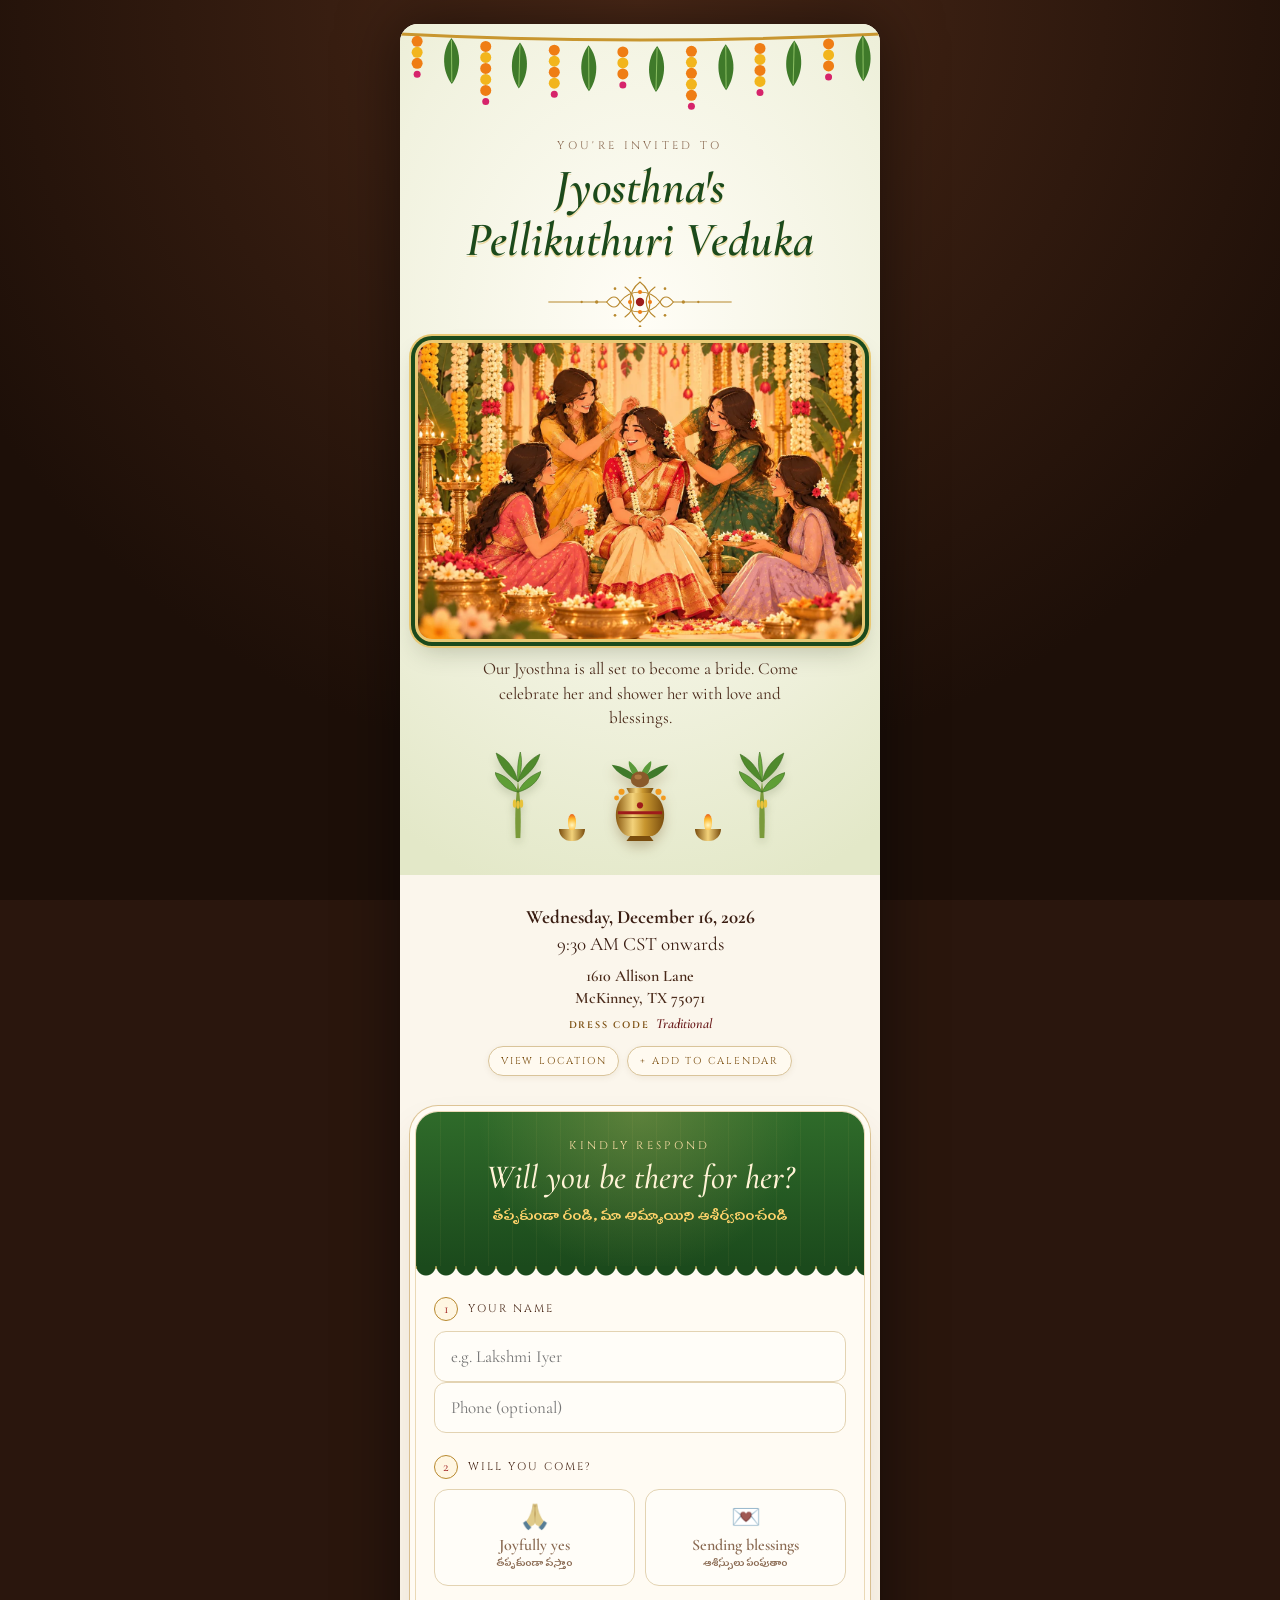
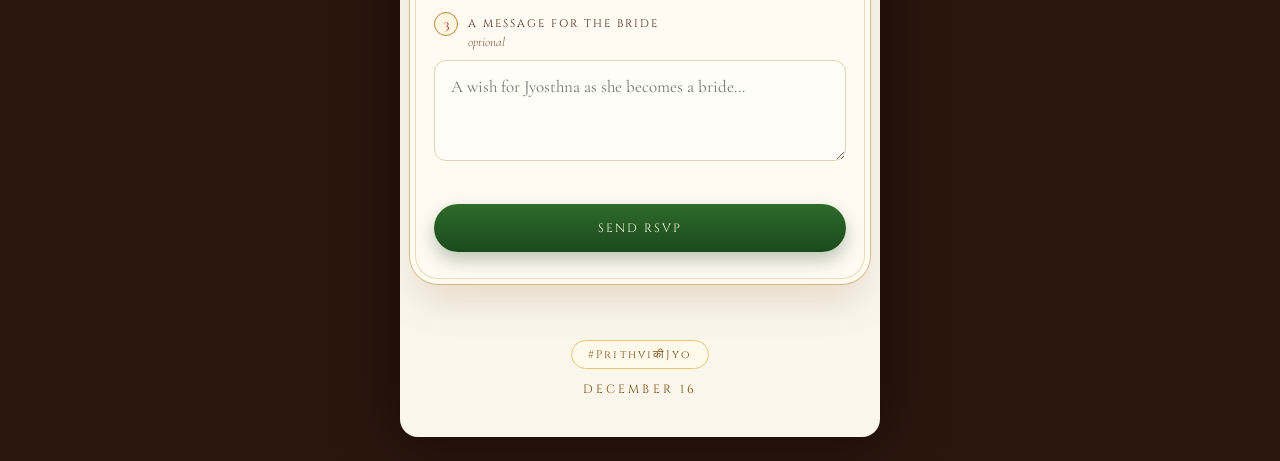
<file: pellikuthuru/index.html>
<!doctype html>
<html lang="en">
<head>
  <meta charset="utf-8">
  <title>Jyosthna's Pellikuthuri Veduka</title>
  <meta property="og:title" content="Jyosthna's Pellikuthuri Veduka">
  <meta property="og:description" content="You're invited · Wednesday, December 16, 2026 · 9:30 AM · McKinney">
  <meta property="og:type" content="website">
  <meta property="og:url" content="https://wedding-beryl-tau.vercel.app/pellikuthuru/">
  <meta property="og:image" content="https://wedding-beryl-tau.vercel.app/assets/og/couple-square.jpg?v=1">
  <meta property="og:image:type" content="image/jpeg">
  <meta property="og:image:width" content="900">
  <meta property="og:image:height" content="900">
  <meta name="viewport" content="width=device-width, initial-scale=1, viewport-fit=cover">
  <!-- Only for guests who are sent this link: kept out of search results and off the main invite -->
  <meta name="robots" content="noindex">
  <meta name="theme-color" content="#F6EEE1">
  <link rel="icon" href="/assets/img/favicon-32.png">
  <link rel="preconnect" href="https://fonts.googleapis.com">
  <link rel="preconnect" href="https://fonts.gstatic.com" crossorigin>
  <link href="https://fonts.googleapis.com/css2?family=Cinzel:wght@400;600&family=Cinzel+Decorative:wght@700&family=Cormorant+Garamond:ital,wght@0,400;0,500;0,600;1,400;1,500&family=Pinyon+Script&display=swap" rel="stylesheet">
  <link rel="stylesheet" href="/style.css?v=40">
  <link rel="stylesheet" href="/pellikuthuru/pk.css?v=7">
</head>
<body class="opened pk">
  <main>
    <!-- ============ OPENING ============ -->
    <section class="pk-hero">
      <div class="thoranam" aria-hidden="true"></div>
      <p class="eyebrow">You're invited to</p>
      <h1 class="pk-title">Jyosthna's<br>Pellikuthuri Veduka</h1>
      <svg class="muggu" viewBox="0 0 220 60" aria-hidden="true"><use href="#muggu"/></svg>
      <figure class="pk-photo"><img src="/assets/img/pellikuthuru.webp" width="1200" height="801" alt="Illustration of the bride smiling as her friends tie jasmine in her hair and adorn her"></figure>
      <p class="pk-lead">Our Jyosthna is all set to become a bride. Come celebrate her and shower her with love and blessings.</p>
      <div class="kalash-row" aria-hidden="true">
        <svg class="banana" viewBox="0 0 80 150"><use href="#banana"/></svg>
        <span class="lamp"></span>
        <svg class="kalash" viewBox="0 0 120 130"><use href="#kalash"/></svg>
        <span class="lamp"></span>
        <svg class="banana flip-x" viewBox="0 0 80 150"><use href="#banana"/></svg>
      </div>
    </section>

    <!-- ============ DETAILS + RSVP ============ -->
    <div class="pk-open" id="pkOpen">
      <section class="pk-details">
        <p class="pk-date"><b>Wednesday, December 16, 2026</b><br>9:30 AM CST onwards</p>
        <p class="pk-addr">1610 Allison Lane<br>McKinney, TX 75071</p>
        <p class="rc-dress"><span>Dress code</span>Traditional</p>
        <div class="rc-actions">
          <a class="pill" target="_blank" rel="noopener" href="https://www.google.com/maps/search/?api=1&amp;query=1610%20Allison%20Lane%2C%20McKinney%2C%20TX%2075071">View location</a>
          <a class="pill" target="_blank" rel="noopener" href="https://calendar.google.com/calendar/render?action=TEMPLATE&amp;text=Jyosthna%27s%20Pellikuthuri%20Veduka&amp;dates=20261216T153000Z/20261216T190000Z&amp;location=1610%20Allison%20Lane%2C%20McKinney%2C%20TX%2075071">+ Add to calendar</a>
        </div>
      </section>

      <section class="rsvp">
        <div class="rsvp-card">
          <header class="rsvp-band pk-band">
            <p class="eyebrow light">Kindly respond</p>
            <h2 class="rsvp-title">Will you be there for her?</h2>
            <p class="rsvp-tel">తప్పకుండా రండి, మా అమ్మాయిని ఆశీర్వదించండి</p>
          </header>

          <form id="pkForm" novalidate>
            <div class="step">
              <label class="step-label" for="pkName"><span class="step-no">1</span>Your name</label>
              <input id="pkName" type="text" placeholder="e.g. Lakshmi Iyer" autocomplete="name" required>
              <input id="pkPhone" type="tel" placeholder="Phone (optional)" autocomplete="tel" inputmode="tel">
            </div>

            <div class="step">
              <span class="step-label"><span class="step-no">2</span>Will you come?</span>
              <div class="toggle" role="radiogroup" aria-label="Will you come?">
                <button type="button" class="opt" data-attend="yes" role="radio" aria-checked="false">
                  <span class="opt-ico" aria-hidden="true">🙏</span><b>Joyfully yes</b><small>తప్పకుండా వస్తాం</small>
                </button>
                <button type="button" class="opt" data-attend="no" role="radio" aria-checked="false">
                  <span class="opt-ico" aria-hidden="true">💌</span><b>Sending blessings</b><small>ఆశీస్సులు పంపుతాం</small>
                </button>
              </div>
            </div>

            <div id="pkYes" class="collapsed">
             <div class="ay-inner">
              <div class="step">
                <label class="step-label" for="pkCount"><span class="step-no">3</span>Number of guests</label>
                <div class="stepper">
                  <button type="button" class="st-btn" data-step="-1" aria-label="Fewer guests">−</button>
                  <input id="pkCount" type="number" min="1" max="20" value="1" inputmode="numeric" aria-label="Number of guests">
                  <button type="button" class="st-btn" data-step="1" aria-label="More guests">+</button>
                </div>
              </div>
             </div>
            </div>

            <div class="step">
              <label class="step-label" for="pkMsg"><span class="step-no" id="pkMsgNo">3</span>A message for the bride <i>optional</i></label>
              <textarea id="pkMsg" rows="3" maxlength="500" placeholder="A wish for Jyosthna as she becomes a bride…"></textarea>
            </div>
            <!-- Hidden from people; spam bots fill it in and get ignored -->
            <input class="hp" type="text" id="pkCompany" tabindex="-1" autocomplete="off" aria-hidden="true">

            <p class="f-error" id="pkError" aria-live="polite"></p>
            <button type="submit" class="wa-btn" id="pkSend">Send RSVP</button>
          </form>

          <div class="rsvp-done" id="pkDone" hidden>
            <p class="rsvp-done-title">Thank you!</p>
            <p class="rsvp-done-te">ధన్యవాదాలు</p>
            <p class="rsvp-done-msg" id="pkDoneMsg"></p>
          </div>
        </div>
      </section>

      <section class="pk-end">
        <p class="hashtag">#PrithviकीJyo</p>
        <p class="fin-date">December 16</p>
      </section>
    </div>
  </main>

  <!-- ============ AFTER THE RSVP: a full-screen thank-you, the form is put away ============ -->
  <div class="thanks pk-thanks" id="pkThanks" role="dialog" aria-modal="true" aria-labelledby="pkThanksTitle" hidden>
    <div class="thanks-card">
      <svg class="thanks-kalash" viewBox="0 0 120 130" aria-hidden="true"><use href="#kalash"/></svg>
      <p class="thanks-dear" id="pkThanksDear"></p>
      <p class="thanks-names" id="pkThanksTitle">Thank you!</p>
      <p class="thanks-te" id="pkThanksTe"></p>
      <svg class="thanks-orn" viewBox="0 0 220 60" aria-hidden="true"><use href="#muggu"/></svg>
      <p class="thanks-msg" id="pkThanksMsg"></p>
      <p class="thanks-sign">With love from our family</p>
      <button class="thanks-back" id="pkThanksBack">View the invitation again</button>
    </div>
  </div>

  <!-- Artwork shared with the main invite (kalash, banana leaves, muggu) -->
  <svg width="0" height="0" style="position:absolute" aria-hidden="true">
    <defs>
      <linearGradient id="gGold" x1="0" x2="1">
        <stop offset="0" stop-color="#8a5a12"/><stop offset=".35" stop-color="#f3d27a"/>
        <stop offset=".6" stop-color="#c8962f"/><stop offset="1" stop-color="#7a4d0e"/>
      </linearGradient>
      <symbol id="kalash" viewBox="0 0 120 130">
        <g fill="#3f7a2a">
          <path d="M60 34 C40 30 22 20 14 6 C32 8 50 18 60 34Z"/><path d="M60 34 C80 30 98 20 106 6 C88 8 70 18 60 34Z"/>
          <path d="M60 34 C48 24 40 10 42 0 C54 8 60 20 60 34Z" fill="#5a9a3a"/><path d="M60 34 C72 24 80 10 78 0 C66 8 60 20 60 34Z" fill="#5a9a3a"/>
        </g>
        <ellipse cx="60" cy="30" rx="15" ry="13" fill="#8a5a2b"/><ellipse cx="57" cy="26" rx="6" ry="4" fill="#b07a42"/>
        <path d="M38 44 h44 l-4 8 h-36Z" fill="url(#gGold)"/>
        <path d="M42 52 C14 62 14 112 40 122 h40 C106 112 106 62 78 52Z" fill="url(#gGold)"/>
        <path d="M24 84 h72" stroke="#9e1b1b" stroke-width="5"/><path d="M26 92 h68" stroke="#7a4d0e" stroke-width="1.5"/>
        <g fill="#9e1b1b"><circle cx="60" cy="72" r="5"/></g>
        <path d="M44 122 h32 l6 8 h-44Z" fill="#7a4d0e"/>
        <g fill="#f29a1d"><circle cx="30" cy="50" r="5"/><circle cx="90" cy="50" r="5"/><circle cx="22" cy="60" r="4"/><circle cx="98" cy="60" r="4"/></g>
      </symbol>
      <symbol id="banana" viewBox="0 0 80 150">
        <path d="M36 150 C34 110 36 80 40 50 C44 80 46 110 44 150Z" fill="#7a9a3a"/>
        <g fill="#4f8a2c" stroke="#3a6a1e" stroke-width="1">
          <path d="M40 52 C20 40 6 20 2 2 C18 10 34 26 40 52Z"/>
          <path d="M40 52 C60 38 74 22 78 4 C62 12 46 28 40 52Z"/>
          <path d="M40 70 C18 66 4 52 0 36 C16 40 32 52 40 70Z" fill="#5f9e36"/>
          <path d="M40 70 C62 64 76 50 80 34 C64 40 48 52 40 70Z" fill="#5f9e36"/>
          <path d="M40 52 C38 32 40 14 44 0 C48 16 46 34 40 52Z" fill="#6cad3e"/>
        </g>
        <g fill="#e8c23a"><ellipse cx="34" cy="90" rx="3" ry="7"/><ellipse cx="40" cy="92" rx="3" ry="7"/><ellipse cx="46" cy="90" rx="3" ry="7"/></g>
      </symbol>
      <symbol id="muggu" viewBox="0 0 220 60">
        <g fill="none" stroke="#b8892f" stroke-width="1.4" stroke-linecap="round">
          <path d="M0 30 H70 M150 30 H220"/>
          <path d="M110 6 C126 18 126 42 110 54 C94 42 94 18 110 6Z"/>
          <path d="M86 30 C98 14 122 14 134 30 C122 46 98 46 86 30Z"/>
          <path d="M92 12 C106 22 106 38 92 48 M128 12 C114 22 114 38 128 48"/>
          <circle cx="110" cy="30" r="5" fill="#9e1b1b" stroke="none"/>
          <path d="M70 30 C76 22 82 22 86 30 C82 38 76 38 70 30Z M150 30 C144 22 138 22 134 30 C138 38 144 38 150 30Z"/>
        </g>
        <g fill="#b8892f"><circle cx="110" cy="0.5" r="1.6"/><circle cx="110" cy="59.5" r="1.6"/><circle cx="80" cy="14" r="1.6"/><circle cx="140" cy="14" r="1.6"/><circle cx="80" cy="46" r="1.6"/><circle cx="140" cy="46" r="1.6"/><circle cx="58" cy="30" r="2"/><circle cx="162" cy="30" r="2"/><circle cx="40" cy="30" r="1.4"/><circle cx="180" cy="30" r="1.4"/></g>
        <g fill="#ef7d14"><circle cx="98" cy="30" r="2.4"/><circle cx="122" cy="30" r="2.4"/><circle cx="110" cy="18" r="2.4"/><circle cx="110" cy="42" r="2.4"/></g>
      </symbol>
    </defs>
  </svg>

  <script src="/pellikuthuru/pk.js?v=6"></script>
</body>
</html>
</file>
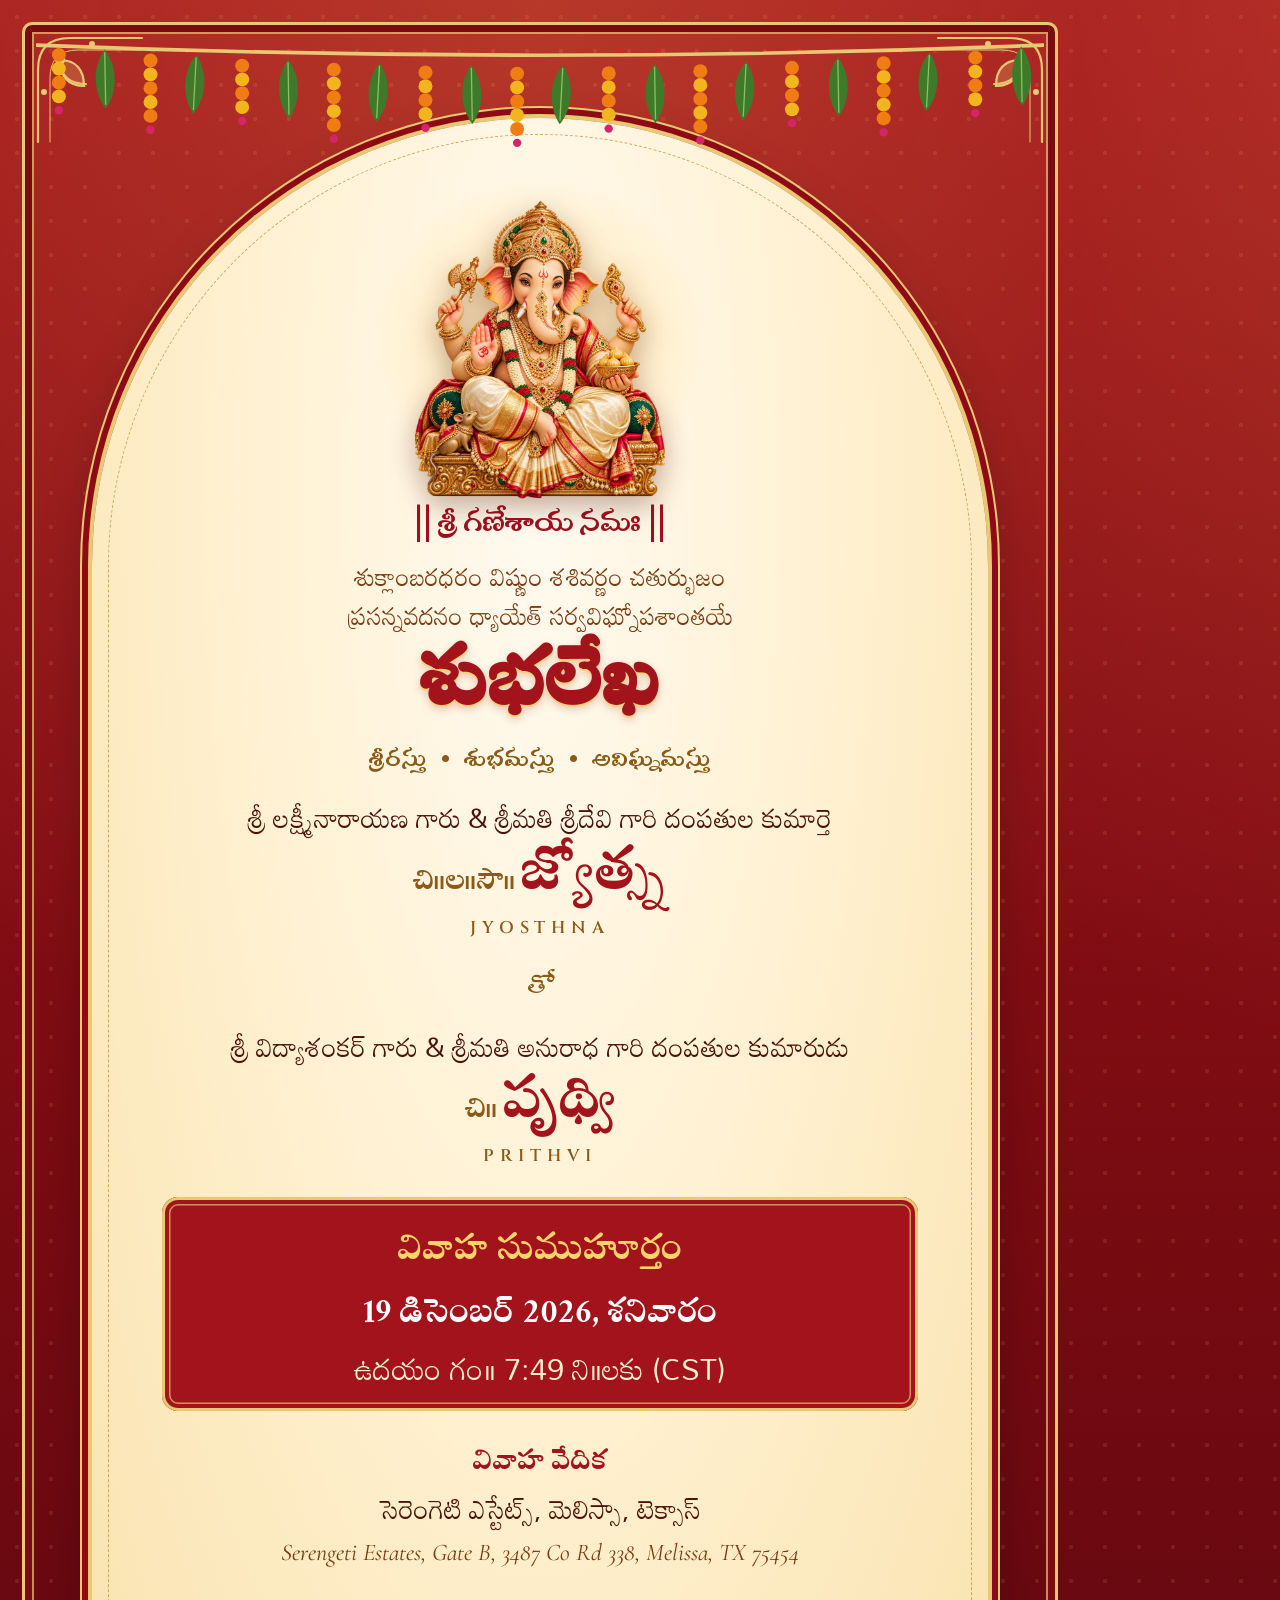
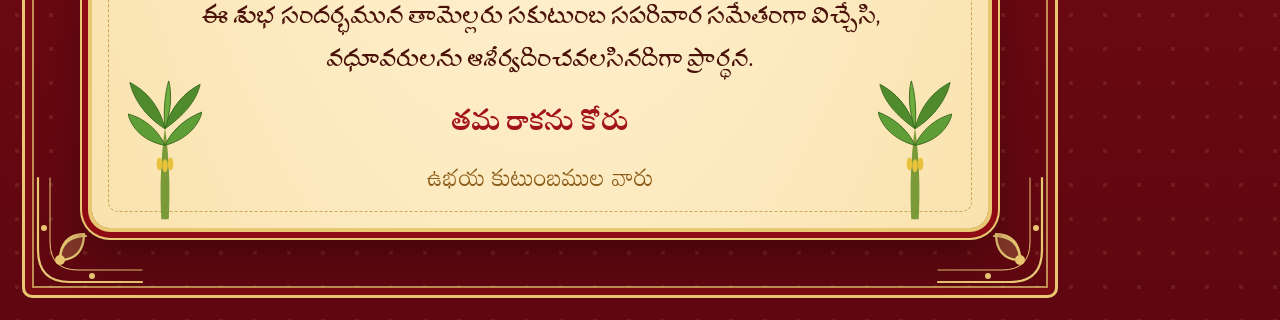
<file: card/shubhalekha.html>
<!doctype html>
<html lang="te">
<head>
<meta charset="utf-8">
<title>Shubhalekha — Prithvi &amp; Jyosthna</title>
<!-- Traditional Telugu wedding card (శుభలేఖ). Rendered to shubhalekha.png / .pdf for sharing.
     Built from ../index.html (symbols) and assets/img/ganesha.webp; rebuild rather than editing by hand. -->
<link rel="preconnect" href="https://fonts.googleapis.com"><link rel="preconnect" href="https://fonts.gstatic.com" crossorigin>
<link href="https://fonts.googleapis.com/css2?family=Ramaraja&family=Suravaram&family=Mandali&family=Cinzel:wght@600&family=Cormorant+Garamond:ital,wght@1,500&display=swap" rel="stylesheet">
<style>
  @font-face { font-family: "Potti Sreeramulu"; src: url("../assets/fonts/potti-sreeramulu.woff2") format("woff2"); }
  @page { size: 1080px 1920px; margin: 0; }
  * { box-sizing: border-box; margin: 0; padding: 0; }
  html, body { width: 1080px; height: 1920px; }
  body {
    position: relative; overflow: hidden; color: #4a1208; font-family: "Suravaram", "Mandali", serif;
    background:
      radial-gradient(circle at 50% 0, rgba(255,190,90,.22), transparent 55%),
      radial-gradient(circle, rgba(255,215,140,.10) 2px, transparent 2.5px) 0 0 / 34px 34px,
      linear-gradient(#a3131c, #7a0b12 60%, #5e0710);
    -webkit-print-color-adjust: exact; print-color-adjust: exact;
  }
  .frame { position: absolute; inset: 22px; border: 3px solid #e9c873; border-radius: 10px; box-shadow: inset 0 0 0 7px #7a0b12, inset 0 0 0 9px rgba(233,200,115,.7); }
  .corner { position: absolute; width: 120px; height: 120px; }
  .c1 { left: 30px; top: 30px; } .c2 { right: 30px; top: 30px; transform: scaleX(-1); }
  .c3 { left: 30px; bottom: 30px; transform: scaleY(-1); } .c4 { right: 30px; bottom: 30px; transform: scale(-1); }
  .thoranam { position: absolute; left: 36px; right: 36px; top: 34px; width: calc(100% - 72px); height: 120px; z-index: 3; }

  /* turmeric-cream panel shaped like a temple doorway */
  .panel {
    position: absolute; left: 92px; right: 92px; top: 118px; bottom: 92px; border-radius: 448px 448px 18px 18px;
    background:
      radial-gradient(ellipse at 50% 22%, #fffaf0, #fff1d2 45%, #f9e2ad 100%);
    box-shadow: 0 0 0 4px #e9c873, 0 0 0 10px #8e0b16, 0 0 0 12px #e9c873, 0 24px 50px rgba(0,0,0,.35);
    display: flex; flex-direction: column; align-items: center; text-align: center; padding: 96px 70px 170px;
  }
  .panel::before { content: ""; position: absolute; inset: 16px; border-radius: 432px 432px 10px 10px; border: 1.5px dashed rgba(184,137,47,.7); pointer-events: none; }
  .idol { position: relative; width: 250px; height: 300px; margin-top: -14px; }
  .idol::before { content: ""; position: absolute; left: 50%; top: 48%; width: 340px; height: 340px; transform: translate(-50%, -50%); border-radius: 50%;
    background: radial-gradient(circle, rgba(255,214,120,.55), rgba(255,214,120,.18) 50%, transparent 70%); }
  .idol img { position: relative; width: 100%; height: 100%; object-fit: contain; filter: drop-shadow(0 10px 14px rgba(80,20,0,.35)); }
  .gn { font-family: "Potti Sreeramulu", "Ramaraja", serif; font-size: 34px; color: #9e1020; margin-top: 4px; }
  .shloka { font-family: "Mandali", serif; font-size: 25px; line-height: 1.55; color: #7a3a10; margin-top: 8px; }
  .title { font-family: "Ramaraja", serif; font-size: 90px; line-height: 1.15; color: #a3131c; margin-top: 6px;
    text-shadow: 0 2px 0 #f3d27a, 0 4px 8px rgba(160,40,0,.25); }
  .srirastu { font-family: "Potti Sreeramulu", serif; font-size: 27px; color: #8a5a16; letter-spacing: 1px; }
  .orn { width: 260px; height: 50px; margin: 10px 0 6px; }
  .parents { font-family: "Mandali", serif; font-size: 27px; line-height: 1.5; color: #4a1208; }
  .name { font-family: "Ramaraja", serif; font-size: 66px; line-height: 1.2; color: #a3131c; margin-top: 2px; }
  .name small { font-size: 32px; color: #8a5a16; margin-right: 6px; }
  .en { font-family: "Cinzel", serif; font-weight: 600; font-size: 17px; letter-spacing: .35em; color: #8a5a16; margin-top: -4px; }
  .join { font-family: "Suravaram", serif; font-size: 30px; color: #8a5a16; margin: 14px 0 10px; }
  .muhurtham {
    margin-top: 30px; width: 100%; padding: 22px 26px 20px; border-radius: 16px; background: #a3131c; color: #fff1cf;
    box-shadow: inset 0 0 0 3px #e9c873, inset 0 0 0 7px #a3131c, inset 0 0 0 8.5px rgba(233,200,115,.7);
  }
  .muhurtham h3 { font-family: "Ramaraja", serif; font-weight: 400; font-size: 40px; color: #ffd36b; }
  .muhurtham p { font-family: "Mandali", serif; font-size: 30px; line-height: 1.5; }
  .muhurtham b { font-family: "Ramaraja", serif; font-weight: 400; font-size: 38px; color: #fff; }
  .venue { margin-top: 28px; font-family: "Mandali", serif; font-size: 27px; line-height: 1.5; }
  .venue .lbl { font-family: "Ramaraja", serif; color: #a3131c; font-size: 32px; }
  .venue .addr { font-family: "Cormorant Garamond", serif; font-style: italic; font-size: 24px; color: #7a3a10; }
  .ask { margin-top: 24px; font-family: "Suravaram", serif; font-size: 28px; line-height: 1.55; color: #4a1208; max-width: 760px; }
  .from { margin-top: 16px; font-family: "Ramaraja", serif; font-size: 32px; color: #a3131c; }
  .from span { display: block; font-family: "Mandali", serif; font-size: 24px; color: #8a5a16; }
  .foot { position: absolute; left: 0; right: 0; bottom: 100px; display: flex; justify-content: space-between; align-items: flex-end; padding: 0 128px; pointer-events: none; }
  .foot svg { width: 74px; height: 140px; }
  .foot .k { width: 92px; height: 100px; }
  .flip { transform: scaleX(-1); }
  .rice { position: absolute; width: 7px; height: 3px; border-radius: 50%; background: #f2c230; opacity: .8; }
</style>
</head>
<body>
  <svg width="0" height="0" style="position:absolute" aria-hidden="true">
    <defs>
      <linearGradient id="gGold" x1="0" x2="1">
        <stop offset="0" stop-color="#8a5a12"/><stop offset=".35" stop-color="#f3d27a"/>
        <stop offset=".6" stop-color="#c8962f"/><stop offset="1" stop-color="#7a4d0e"/>
      </linearGradient>
      <linearGradient id="gWood" x1="0" y1="0" x2="0" y2="1">
        <stop offset="0" stop-color="#c46a2b"/><stop offset=".45" stop-color="#8e3b12"/><stop offset="1" stop-color="#4f1d08"/>
      </linearGradient>
      <radialGradient id="gSkin" cx=".4" cy=".4">
        <stop offset="0" stop-color="#fff6e3"/><stop offset="1" stop-color="#d9c29a"/>
      </radialGradient>
      <symbol id="kalash" viewBox="0 0 120 130">
        <g fill="#3f7a2a">
          <path d="M60 34 C40 30 22 20 14 6 C32 8 50 18 60 34Z"/><path d="M60 34 C80 30 98 20 106 6 C88 8 70 18 60 34Z"/>
          <path d="M60 34 C48 24 40 10 42 0 C54 8 60 20 60 34Z" fill="#5a9a3a"/><path d="M60 34 C72 24 80 10 78 0 C66 8 60 20 60 34Z" fill="#5a9a3a"/>
        </g>
        <ellipse cx="60" cy="30" rx="15" ry="13" fill="#8a5a2b"/><ellipse cx="57" cy="26" rx="6" ry="4" fill="#b07a42"/>
        <path d="M38 44 h44 l-4 8 h-36Z" fill="url(#gGold)"/>
        <path d="M42 52 C14 62 14 112 40 122 h40 C106 112 106 62 78 52Z" fill="url(#gGold)"/>
        <path d="M24 84 h72" stroke="#9e1b1b" stroke-width="5"/><path d="M26 92 h68" stroke="#7a4d0e" stroke-width="1.5"/>
        <g fill="#9e1b1b"><circle cx="60" cy="72" r="5"/></g>
        <path d="M44 122 h32 l6 8 h-44Z" fill="#7a4d0e"/>
        <g fill="#f29a1d"><circle cx="30" cy="50" r="5"/><circle cx="90" cy="50" r="5"/><circle cx="22" cy="60" r="4"/><circle cx="98" cy="60" r="4"/></g>
      </symbol>
      <symbol id="banana" viewBox="0 0 80 150">
        <path d="M36 150 C34 110 36 80 40 50 C44 80 46 110 44 150Z" fill="#7a9a3a"/>
        <g fill="#4f8a2c" stroke="#3a6a1e" stroke-width="1">
          <path d="M40 52 C20 40 6 20 2 2 C18 10 34 26 40 52Z"/>
          <path d="M40 52 C60 38 74 22 78 4 C62 12 46 28 40 52Z"/>
          <path d="M40 70 C18 66 4 52 0 36 C16 40 32 52 40 70Z" fill="#5f9e36"/>
          <path d="M40 70 C62 64 76 50 80 34 C64 40 48 52 40 70Z" fill="#5f9e36"/>
          <path d="M40 52 C38 32 40 14 44 0 C48 16 46 34 40 52Z" fill="#6cad3e"/>
        </g>
        <g fill="#e8c23a"><ellipse cx="34" cy="90" rx="3" ry="7"/><ellipse cx="40" cy="92" rx="3" ry="7"/><ellipse cx="46" cy="90" rx="3" ry="7"/></g>
      </symbol>
      <symbol id="muggu" viewBox="0 0 220 60">
        <g fill="none" stroke="#b8892f" stroke-width="1.4" stroke-linecap="round">
          <path d="M0 30 H70 M150 30 H220"/>
          <path d="M110 6 C126 18 126 42 110 54 C94 42 94 18 110 6Z"/>
          <path d="M86 30 C98 14 122 14 134 30 C122 46 98 46 86 30Z"/>
          <path d="M92 12 C106 22 106 38 92 48 M128 12 C114 22 114 38 128 48"/>
          <circle cx="110" cy="30" r="5" fill="#9e1b1b" stroke="none"/>
          <path d="M70 30 C76 22 82 22 86 30 C82 38 76 38 70 30Z M150 30 C144 22 138 22 134 30 C138 38 144 38 150 30Z"/>
        </g>
        <g fill="#b8892f"><circle cx="110" cy="0.5" r="1.6"/><circle cx="110" cy="59.5" r="1.6"/><circle cx="80" cy="14" r="1.6"/><circle cx="140" cy="14" r="1.6"/><circle cx="80" cy="46" r="1.6"/><circle cx="140" cy="46" r="1.6"/><circle cx="58" cy="30" r="2"/><circle cx="162" cy="30" r="2"/><circle cx="40" cy="30" r="1.4"/><circle cx="180" cy="30" r="1.4"/></g>
        <g fill="#ef7d14"><circle cx="98" cy="30" r="2.4"/><circle cx="122" cy="30" r="2.4"/><circle cx="110" cy="18" r="2.4"/><circle cx="110" cy="42" r="2.4"/></g>
      </symbol>
      <symbol id="dhol" viewBox="0 0 220 150">
        <path d="M40 30 h140 a28 45 0 0 1 0 90 h-140Z" fill="url(#gWood)"/>
        <g stroke="#f6efe2" stroke-width="3" fill="none">
          <path d="M44 34 L72 116 L100 34 L128 116 L156 34 L184 112"/>
          <path d="M44 116 L72 34 L100 116 L128 34 L156 116 L180 40"/>
        </g>
        <ellipse cx="40" cy="75" rx="28" ry="46" fill="#5a2a10"/>
        <ellipse cx="40" cy="75" rx="23" ry="40" fill="url(#gSkin)"/>
        <ellipse cx="180" cy="75" rx="28" ry="46" fill="none" stroke="#3a1a08" stroke-width="5"/>
        <g fill="#2f7d4a"><circle cx="112" cy="122" r="6"/></g><g fill="#e4405f"><circle cx="124" cy="128" r="6"/></g><g fill="#f2b51d"><circle cx="100" cy="128" r="5"/></g>
        <path d="M112 128 v16 M124 134 v12 M100 133 v12" stroke="#e4405f" stroke-width="3"/>
      </symbol>
    </defs>
  </svg>
  <div class="frame"></div>
  <svg class="corner c1" viewBox="0 0 120 120"><g fill="none" stroke="#e9c873" stroke-width="2.2" stroke-linecap="round">
  <path d="M8 112V40Q8 8 40 8H112"/><path d="M20 112V48Q20 20 48 20H112" stroke-width="1"/>
  <path d="M30 30C46 30 54 40 54 56C38 56 30 46 30 30Z" fill="#e9c873" fill-opacity=".25"/>
  <path d="M30 30C30 46 40 54 56 54"/></g>
  <circle cx="30" cy="30" r="5" fill="#e9c873"/><circle cx="62" cy="14" r="3" fill="#e9c873"/><circle cx="14" cy="62" r="3" fill="#e9c873"/></svg>
  <svg class="corner c2" viewBox="0 0 120 120"><g fill="none" stroke="#e9c873" stroke-width="2.2" stroke-linecap="round">
  <path d="M8 112V40Q8 8 40 8H112"/><path d="M20 112V48Q20 20 48 20H112" stroke-width="1"/>
  <path d="M30 30C46 30 54 40 54 56C38 56 30 46 30 30Z" fill="#e9c873" fill-opacity=".25"/>
  <path d="M30 30C30 46 40 54 56 54"/></g>
  <circle cx="30" cy="30" r="5" fill="#e9c873"/><circle cx="62" cy="14" r="3" fill="#e9c873"/><circle cx="14" cy="62" r="3" fill="#e9c873"/></svg>
  <svg class="corner c3" viewBox="0 0 120 120"><g fill="none" stroke="#e9c873" stroke-width="2.2" stroke-linecap="round">
  <path d="M8 112V40Q8 8 40 8H112"/><path d="M20 112V48Q20 20 48 20H112" stroke-width="1"/>
  <path d="M30 30C46 30 54 40 54 56C38 56 30 46 30 30Z" fill="#e9c873" fill-opacity=".25"/>
  <path d="M30 30C30 46 40 54 56 54"/></g>
  <circle cx="30" cy="30" r="5" fill="#e9c873"/><circle cx="62" cy="14" r="3" fill="#e9c873"/><circle cx="14" cy="62" r="3" fill="#e9c873"/></svg>
  <svg class="corner c4" viewBox="0 0 120 120"><g fill="none" stroke="#e9c873" stroke-width="2.2" stroke-linecap="round">
  <path d="M8 112V40Q8 8 40 8H112"/><path d="M20 112V48Q20 20 48 20H112" stroke-width="1"/>
  <path d="M30 30C46 30 54 40 54 56C38 56 30 46 30 30Z" fill="#e9c873" fill-opacity=".25"/>
  <path d="M30 30C30 46 40 54 56 54"/></g>
  <circle cx="30" cy="30" r="5" fill="#e9c873"/><circle cx="62" cy="14" r="3" fill="#e9c873"/><circle cx="14" cy="62" r="3" fill="#e9c873"/></svg>
  <svg class="thoranam" viewBox="0 0 1080 130" preserveAspectRatio="none"><path d="M0 12 Q540.0 34 1080 12" stroke="#e9c873" stroke-width="4" fill="none"/><circle cx="24.5" cy="22.6" r="7.5" fill="#ef7d14"/><circle cx="24.5" cy="37.6" r="7.5" fill="#f2b51d"/><circle cx="24.5" cy="52.6" r="7.5" fill="#ef7d14"/><circle cx="24.5" cy="67.6" r="7.5" fill="#f2b51d"/><circle cx="24.5" cy="82.6" r="4.5" fill="#d6246b"/><g transform="translate(73.6 16.7) rotate(-1)"><path d="M0 0C-15 20-12 48 0 64C12 48 15 20 0 0Z" fill="#3f7a2a"/><path d="M0 3V60" stroke="#8cc063" stroke-width="1.4"/></g><circle cx="122.7" cy="28.7" r="7.5" fill="#ef7d14"/><circle cx="122.7" cy="43.7" r="7.5" fill="#f2b51d"/><circle cx="122.7" cy="58.7" r="7.5" fill="#ef7d14"/><circle cx="122.7" cy="73.7" r="7.5" fill="#f2b51d"/><circle cx="122.7" cy="88.7" r="7.5" fill="#ef7d14"/><circle cx="122.7" cy="103.7" r="4.5" fill="#d6246b"/><g transform="translate(171.8 22.5) rotate(3)"><path d="M0 0C-15 20-12 48 0 64C12 48 15 20 0 0Z" fill="#3f7a2a"/><path d="M0 3V60" stroke="#8cc063" stroke-width="1.4"/></g><circle cx="220.9" cy="34.2" r="7.5" fill="#ef7d14"/><circle cx="220.9" cy="49.2" r="7.5" fill="#f2b51d"/><circle cx="220.9" cy="64.2" r="7.5" fill="#ef7d14"/><circle cx="220.9" cy="79.2" r="7.5" fill="#f2b51d"/><circle cx="220.9" cy="94.2" r="4.5" fill="#d6246b"/><g transform="translate(270.0 27.6) rotate(-1)"><path d="M0 0C-15 20-12 48 0 64C12 48 15 20 0 0Z" fill="#3f7a2a"/><path d="M0 3V60" stroke="#8cc063" stroke-width="1.4"/></g><circle cx="319.1" cy="38.6" r="7.5" fill="#ef7d14"/><circle cx="319.1" cy="53.6" r="7.5" fill="#f2b51d"/><circle cx="319.1" cy="68.6" r="7.5" fill="#ef7d14"/><circle cx="319.1" cy="83.6" r="7.5" fill="#f2b51d"/><circle cx="319.1" cy="98.6" r="7.5" fill="#ef7d14"/><circle cx="319.1" cy="113.6" r="4.5" fill="#d6246b"/><g transform="translate(368.2 31.3) rotate(3)"><path d="M0 0C-15 20-12 48 0 64C12 48 15 20 0 0Z" fill="#3f7a2a"/><path d="M0 3V60" stroke="#8cc063" stroke-width="1.4"/></g><circle cx="417.3" cy="41.6" r="7.5" fill="#ef7d14"/><circle cx="417.3" cy="56.6" r="7.5" fill="#f2b51d"/><circle cx="417.3" cy="71.6" r="7.5" fill="#ef7d14"/><circle cx="417.3" cy="86.6" r="7.5" fill="#f2b51d"/><circle cx="417.3" cy="101.6" r="4.5" fill="#d6246b"/><g transform="translate(466.4 33.5) rotate(-1)"><path d="M0 0C-15 20-12 48 0 64C12 48 15 20 0 0Z" fill="#3f7a2a"/><path d="M0 3V60" stroke="#8cc063" stroke-width="1.4"/></g><circle cx="515.5" cy="42.9" r="7.5" fill="#ef7d14"/><circle cx="515.5" cy="57.9" r="7.5" fill="#f2b51d"/><circle cx="515.5" cy="72.9" r="7.5" fill="#ef7d14"/><circle cx="515.5" cy="87.9" r="7.5" fill="#f2b51d"/><circle cx="515.5" cy="102.9" r="7.5" fill="#ef7d14"/><circle cx="515.5" cy="117.9" r="4.5" fill="#d6246b"/><g transform="translate(564.5 33.9) rotate(3)"><path d="M0 0C-15 20-12 48 0 64C12 48 15 20 0 0Z" fill="#3f7a2a"/><path d="M0 3V60" stroke="#8cc063" stroke-width="1.4"/></g><circle cx="613.6" cy="42.5" r="7.5" fill="#ef7d14"/><circle cx="613.6" cy="57.5" r="7.5" fill="#f2b51d"/><circle cx="613.6" cy="72.5" r="7.5" fill="#ef7d14"/><circle cx="613.6" cy="87.5" r="7.5" fill="#f2b51d"/><circle cx="613.6" cy="102.5" r="4.5" fill="#d6246b"/><g transform="translate(662.7 32.6) rotate(-1)"><path d="M0 0C-15 20-12 48 0 64C12 48 15 20 0 0Z" fill="#3f7a2a"/><path d="M0 3V60" stroke="#8cc063" stroke-width="1.4"/></g><circle cx="711.8" cy="40.3" r="7.5" fill="#ef7d14"/><circle cx="711.8" cy="55.3" r="7.5" fill="#f2b51d"/><circle cx="711.8" cy="70.3" r="7.5" fill="#ef7d14"/><circle cx="711.8" cy="85.3" r="7.5" fill="#f2b51d"/><circle cx="711.8" cy="100.3" r="7.5" fill="#ef7d14"/><circle cx="711.8" cy="115.3" r="4.5" fill="#d6246b"/><g transform="translate(760.9 29.6) rotate(3)"><path d="M0 0C-15 20-12 48 0 64C12 48 15 20 0 0Z" fill="#3f7a2a"/><path d="M0 3V60" stroke="#8cc063" stroke-width="1.4"/></g><circle cx="810.0" cy="36.6" r="7.5" fill="#ef7d14"/><circle cx="810.0" cy="51.6" r="7.5" fill="#f2b51d"/><circle cx="810.0" cy="66.6" r="7.5" fill="#ef7d14"/><circle cx="810.0" cy="81.6" r="7.5" fill="#f2b51d"/><circle cx="810.0" cy="96.6" r="4.5" fill="#d6246b"/><g transform="translate(859.1 25.2) rotate(-1)"><path d="M0 0C-15 20-12 48 0 64C12 48 15 20 0 0Z" fill="#3f7a2a"/><path d="M0 3V60" stroke="#8cc063" stroke-width="1.4"/></g><circle cx="908.2" cy="31.5" r="7.5" fill="#ef7d14"/><circle cx="908.2" cy="46.5" r="7.5" fill="#f2b51d"/><circle cx="908.2" cy="61.5" r="7.5" fill="#ef7d14"/><circle cx="908.2" cy="76.5" r="7.5" fill="#f2b51d"/><circle cx="908.2" cy="91.5" r="7.5" fill="#ef7d14"/><circle cx="908.2" cy="106.5" r="4.5" fill="#d6246b"/><g transform="translate(957.3 19.7) rotate(3)"><path d="M0 0C-15 20-12 48 0 64C12 48 15 20 0 0Z" fill="#3f7a2a"/><path d="M0 3V60" stroke="#8cc063" stroke-width="1.4"/></g><circle cx="1006.4" cy="25.7" r="7.5" fill="#ef7d14"/><circle cx="1006.4" cy="40.7" r="7.5" fill="#f2b51d"/><circle cx="1006.4" cy="55.7" r="7.5" fill="#ef7d14"/><circle cx="1006.4" cy="70.7" r="7.5" fill="#f2b51d"/><circle cx="1006.4" cy="85.7" r="4.5" fill="#d6246b"/><g transform="translate(1055.5 13.6) rotate(-1)"><path d="M0 0C-15 20-12 48 0 64C12 48 15 20 0 0Z" fill="#3f7a2a"/><path d="M0 3V60" stroke="#8cc063" stroke-width="1.4"/></g></svg>

  <main class="panel">
    <div class="idol"><img src="../assets/img/ganesha.webp" alt="Lord Ganesha"></div>
    <p class="gn">|| శ్రీ గణేశాయ నమః ||</p>
    <p class="shloka">శుక్లాంబరధరం విష్ణుం శశివర్ణం చతుర్భుజం<br>ప్రసన్నవదనం ధ్యాయేత్ సర్వవిఘ్నోపశాంతయే</p>
    <h1 class="title">శుభలేఖ</h1>
    <p class="srirastu">శ్రీరస్తు &nbsp;•&nbsp; శుభమస్తు &nbsp;•&nbsp; అవిఘ్నమస్తు</p>
    <svg class="orn" viewBox="0 0 220 60"><use href="#muggu"/></svg>

    <p class="parents">శ్రీ లక్ష్మీనారాయణ గారు &amp; శ్రీమతి శ్రీదేవి గారి దంపతుల కుమార్తె</p>
    <p class="name"><small>చి॥ల॥సౌ॥</small>జ్యోత్స్న</p>
    <p class="en">JYOSTHNA</p>
    <p class="join">తో</p>
    <p class="parents">శ్రీ విద్యాశంకర్ గారు &amp; శ్రీమతి అనురాధ గారి దంపతుల కుమారుడు</p>
    <p class="name"><small>చి॥</small>పృథ్వి</p>
    <p class="en">PRITHVI</p>

    <div class="muhurtham">
      <h3>వివాహ సుముహూర్తం</h3>
      <p><b>19 డిసెంబర్ 2026, శనివారం</b><br>ఉదయం గం॥ 7:49 ని॥లకు (CST)</p>
    </div>

    <p class="venue"><span class="lbl">వివాహ వేదిక</span><br>సెరెంగెటి ఎస్టేట్స్, మెలిస్సా, టెక్సాస్<br>
      <span class="addr">Serengeti Estates, Gate B, 3487 Co Rd 338, Melissa, TX 75454</span></p>

    <p class="ask">ఈ శుభ సందర్భమున తామెల్లరు సకుటుంబ సపరివార సమేతంగా విచ్చేసి, వధూవరులను ఆశీర్వదించవలసినదిగా ప్రార్థన.</p>
    <p class="from">తమ రాకను కోరు<span>ఉభయ కుటుంబముల వారు</span></p>
  </main>

  <div class="foot">
    <svg viewBox="0 0 80 150"><use href="#banana"/></svg>
    <svg class="flip" viewBox="0 0 80 150"><use href="#banana"/></svg>
  </div>
</body>
</html>
</file>
<file: style.css>
@font-face {
  font-family: "Potti Sreeramulu";
  src: url("assets/fonts/potti-sreeramulu.woff2") format("woff2");
  font-display: swap;
}

:root {
  --ivory: #fbf6ec;
  --cream: #f4ead6;
  --gold: #b8892f;
  --gold-lt: #e9c873;
  --gold-dk: #7a4d0e;
  --kumkum: #9e1b1b;
  --maroon: #6b1d1d;
  --ink: #4a2a1a;
  --muted: #8a6a52;
  --brown: #3a1d12;
  --green: #25a244;
  --script: "Pinyon Script", cursive;
  --names: "Cinzel Decorative", "Cinzel", Georgia, serif;
  --serif: "Cormorant Garamond", Georgia, serif;
  --caps: "Cinzel", Georgia, serif;
  --telugu: "Potti Sreeramulu", "Noto Sans Telugu", sans-serif;
}

* { box-sizing: border-box; margin: 0; padding: 0; }
html { scroll-behavior: smooth; }
body {
  font-family: var(--serif);
  color: var(--ink);
  background: #2a160d radial-gradient(circle at 50% 0, #4a2817, #1d0f08 70%) fixed;
  -webkit-font-smoothing: antialiased;
  overflow-x: hidden;
}
body.locked { overflow: hidden; height: 100dvh; }
button { font: inherit; color: inherit; background: none; border: 0; cursor: pointer; }
img { display: block; max-width: 100%; }

#petals { position: fixed; inset: 0; width: 100%; height: 100%; pointer-events: none; z-index: 60; }

/* ---------- Envelope ---------- */
#gate {
  position: fixed; inset: 0; z-index: 50;
  display: grid; place-items: center; overflow: hidden;
  background: radial-gradient(ellipse 80% 60% at 50% 45%, #fffaf0 0%, #f8ecd2 55%, #ecd6a4 100%);
}
/* A maroon envelope sealed in gold. Sizes are fractions of its width so it scales on any phone. */
.env {
  --w: min(84vw, 360px);
  position: relative; z-index: 2; width: var(--w); height: calc(var(--w) * .69);
  padding: 0; border: 0; background: none; cursor: pointer; perspective: 900px;
  -webkit-tap-highlight-color: transparent;
  transition: transform 1.1s cubic-bezier(.4,0,.2,1), opacity .9s ease;
}
.env > span { position: absolute; }
.env-back { inset: 0; border-radius: 8px; background: #7c0f1f; box-shadow: 0 22px 40px rgba(90,20,10,.32), 0 4px 10px rgba(90,20,10,.2); }
.env-card {
  left: 5%; right: 5%; top: 5%; height: 88%; border-radius: 4px; text-align: center; padding-top: 4.5%;
  background: linear-gradient(#fffdf6, #fbf1dc);
  box-shadow: inset 0 0 0 1.5px #e9c873, inset 0 0 0 5px #fffaf0, inset 0 0 0 6px rgba(184,137,47,.5);
  transition: transform 1s cubic-bezier(.3,.7,.2,1) .35s;
}
.env-card-te { font-family: var(--telugu); font-size: calc(var(--w) * .058); line-height: 1.2; color: var(--kumkum); }
.env-pocket {
  inset: 0; border-radius: 8px; background: linear-gradient(160deg, #a8182c, #86112a);
  clip-path: polygon(0 0, 50% 58%, 100% 0, 100% 100%, 0 100%);
}
.env-pocket::after { content: ""; position: absolute; inset: 2.2%; border: 1px solid rgba(233,200,115,.55); border-radius: 5px; }
.env-names {
  position: absolute; left: 0; right: 0; bottom: 7%;
  font-family: var(--names); font-weight: 700; font-size: calc(var(--w) * .062); line-height: 1.2; letter-spacing: .02em;
  /* gold-foil names on the kumkum envelope */
  background: linear-gradient(180deg, #fff1c1 0%, #f3d27a 45%, #c9962e 75%, #f0cf6e 100%);
  -webkit-background-clip: text; background-clip: text; color: transparent;
  filter: drop-shadow(0 1px 0 rgba(60,0,0,.45));
}
/* same "&" as the P&J seal */
.env-names i { font-family: var(--serif); font-style: italic; font-weight: 500; color: #fff3d0; -webkit-text-fill-color: #fff3d0; margin: 0 .1em; font-size: .95em; }
.env-flap {
  inset: 0; z-index: 3; transform-origin: 50% 0;
  background: linear-gradient(180deg, #bf2238, #97152b);
  clip-path: polygon(0 0, 100% 0, 50% 62%);
  transition: transform .8s cubic-bezier(.5,0,.3,1), z-index 0s linear .4s;
}
.env-seal {
  left: 50%; top: 62%; z-index: 4; width: 22%; aspect-ratio: 1; border-radius: 50%;
  transform: translate(-50%, -50%); display: grid; place-items: center;
  background: radial-gradient(circle at 36% 30%, #e7bd57, #b8892f 50%, #7a4d0e);
  box-shadow: 0 0 0 3px rgba(122,77,14,.3), 0 6px 12px rgba(0,0,0,.35), inset 0 -3px 6px rgba(0,0,0,.25);
  transition: transform .6s cubic-bezier(.3,0,.2,1), opacity .5s ease;
}
.env-seal::before { content: ""; position: absolute; inset: 8%; border-radius: 50%; border: 1px solid rgba(255,236,180,.8); }
.seal-mono { display: flex; align-items: center; gap: 2px; line-height: 1; }
.seal-mono b, .seal-mono i { color: #fff4d6; text-shadow: 0 1px 0 #6b3f08; }
.seal-mono b { font-family: "Cinzel Decorative", var(--caps); font-weight: 700; font-size: calc(var(--w) * .068); }
.seal-mono i { font-family: var(--serif); font-style: italic; font-weight: 500; font-size: calc(var(--w) * .055); }

/* The peek: every few seconds the flap lifts a little and the card rises, then both settle back */
.env-flap { animation: flapPeek 3.6s ease-in-out 1.2s infinite; }
.env-card { animation: cardPeek 3.6s ease-in-out 1.2s infinite; }
.env-seal { animation: sealPeek 3.6s ease-in-out 1.2s infinite; }
@keyframes flapPeek { 0%, 50%, 100% { transform: rotateX(0); } 66%, 80% { transform: rotateX(30deg); } }
@keyframes cardPeek { 0%, 50%, 100% { transform: translateY(0); } 66%, 80% { transform: translateY(-14%); } }
@keyframes sealPeek { 0%, 50%, 100% { transform: translate(-50%, -50%); } 66%, 80% { transform: translate(-50%, -72%); } }

/* Tapped: the seal gives way, the flap swings open behind and the card slides out */
#gate.s1 .env-flap, #gate.s1 .env-card, #gate.s1 .env-seal { animation: none; }
#gate.s1 .env-seal { transform: translate(-50%, -50%) scale(.5); opacity: 0; }
#gate.s1 .env-flap { transform: rotateX(180deg); z-index: 0; }
#gate.s1 .env-card { transform: translateY(-62%); z-index: 1; }
#gate.s1 .env-pocket { z-index: 2; }
/* then the envelope drifts down and away as Lord Ganesha appears */
#gate.s2 .env { transform: translateY(18vh) scale(.92); opacity: 0; pointer-events: none; }

/* ---------- Lord Ganesha: a gold idol emerging in light (after the envelope opens) ---------- */
.seal-stage { position: absolute; left: 50%; top: 50%; z-index: 3; width: 128px; height: 128px; margin: -64px 0 0 -64px; pointer-events: none; }
.ganesha-halo {
  position: absolute; left: 50%; top: 50%; width: 420px; height: 420px; pointer-events: none;
  background: radial-gradient(circle, rgba(255,236,180,.75) 0%, rgba(255,206,120,.3) 38%, rgba(255,200,110,0) 68%);
  transform: translate(-50%, -62%) scale(.5); opacity: 0;
  transition: transform 1.8s cubic-bezier(.2,.8,.2,1), opacity 1.4s ease;
}
.gn-idol {
  position: absolute; left: 50%; top: 50%; width: 250px; height: 300px; pointer-events: none;
  transform: translate(-50%, -62%) scale(.88); opacity: 0; filter: blur(6px) brightness(1.9);
  transition: transform 2s cubic-bezier(.2,.8,.2,1), opacity 1.2s ease, filter 2s ease;
  will-change: transform, opacity, filter;
}
.gn-idol img { width: 100%; height: 100%; object-fit: contain; filter: drop-shadow(0 14px 20px rgba(60,10,0,.45)); }
/* a gleam of light sweeps across the idol, clipped to its shape */
.gn-shine {
  position: absolute; inset: 0;
  background: linear-gradient(105deg, transparent 35%, rgba(255,255,255,.65) 50%, transparent 65%) -250px 0 / 250% 100% no-repeat;
  -webkit-mask: url("assets/img/ganesha.webp") center / contain no-repeat; mask: url("assets/img/ganesha.webp") center / contain no-repeat;
  mix-blend-mode: soft-light;
}
.ganesha-mantra {
  position: absolute; left: 50%; top: calc(100% + 84px); width: 320px; margin-left: -160px; pointer-events: none;
  display: flex; flex-direction: column; align-items: center; gap: 4px; text-align: center;
  opacity: 0; transform: translateY(12px);
  transition: opacity 1.1s ease 1.6s, transform 1.1s cubic-bezier(.2,.7,.2,1) 1.6s;
}
.ganesha-mantra .te { font-family: var(--telugu); font-size: 22px; color: #9e1020; text-shadow: 0 0 10px rgba(255,240,205,1), 0 0 2px rgba(255,255,255,.9); }
.ganesha-mantra small { font-family: "Cinzel Decorative", var(--caps); font-weight: 700; font-size: 10px; letter-spacing: .24em; text-transform: uppercase; color: #6b1d1d; text-shadow: 0 0 6px rgba(255,246,225,.9); }

#gate.s2 .ganesha-halo { transform: translate(-50%, -62%) scale(1); opacity: 1; animation: haloBreath 2.6s ease-in-out 1.8s infinite alternate; }
#gate.s2 .gn-idol { transform: translate(-50%, -62%) scale(1); opacity: 1; filter: none; }
#gate.s2 .gn-shine { animation: gnShine 1.6s cubic-bezier(.4,0,.2,1) 1.6s forwards; }
#gate.s2 .ganesha-mantra { opacity: 1; transform: none; }
#gate.s3 .gn-idol { transform: translate(-50%, -70%) scale(1.06); opacity: 0; filter: brightness(1.4); transition: transform 1.6s cubic-bezier(.3,0,.2,1), opacity 1.2s ease .25s, filter 1.2s ease; }
#gate.s3 .ganesha-halo { transform: translate(-50%, -62%) scale(2.2); opacity: 0; animation: none; transition: transform 1.6s ease, opacity 1.4s ease .3s; }
#gate.s3 .ganesha-mantra { opacity: 0; transform: translateY(-8px); transition: opacity .8s ease, transform .8s ease; }
@keyframes haloBreath { from { opacity: 1; } to { opacity: .7; } }
@keyframes gnShine { to { background-position: 250px 0; } }

#gate.gone { display: none; }

/* ---------- "మా ఇంటి పెళ్ళి సందడి" title card, revealed after Lord Ganesha ---------- */
.pelli-intro {
  position: absolute; inset: 0; z-index: 0; display: grid; place-items: center; padding: 24px;
  background:
    radial-gradient(ellipse 70% 55% at 50% 46%, #fffaf0 0%, #fbefd3 45%, #f1d9a4 80%, #e2bd72 100%);
  opacity: 0; transition: opacity .9s ease; perspective: 900px;
}
.pelli-text { display: flex; flex-direction: column; align-items: center; text-align: center; }
.pelli-text > * {
  opacity: 0; transform: translate3d(0, 10px, -260px) scale(.55); filter: blur(10px);
  transition: opacity 1.6s ease, transform 2s cubic-bezier(.16,.84,.3,1), filter 1.6s ease;
}
.pelli-title { font-family: var(--script); font-size: clamp(46px, 15vw, 76px); white-space: nowrap; line-height: 1.05; color: var(--kumkum); text-shadow: 0 2px 0 rgba(233,200,115,.7), 0 8px 24px rgba(160,60,0,.18); }
.pelli-orn { width: 190px; height: 48px; margin: 2px 0 6px; }
.pelli-te { font-family: var(--telugu); font-size: 21px; line-height: 1.5; color: var(--maroon); }
.pelli-en { font-family: var(--serif); font-style: italic; font-size: 21px; color: var(--gold-dk); margin-top: 6px; }
#gate.opening .pelli-intro { opacity: 1; }
/* step forward, one line after another */
#gate.emerge .pelli-text > * { opacity: 1; transform: none; filter: none; }
#gate.emerge .pelli-orn { transition-delay: .35s; }
#gate.emerge .pelli-te { transition-delay: .6s; }
#gate.emerge .pelli-en { transition-delay: .85s; }
/* then drift up and fade away slowly */
#gate.settle .pelli-text > * {
  opacity: 0; transform: translate3d(0, -10px, 0) scale(1.03); filter: blur(2px);
  transition: opacity 1.4s ease, transform 1.6s ease, filter 1.4s ease; transition-delay: 0s;
}
/* finally the whole scene cross-fades into the hero */
#gate { transition: opacity 1.3s ease; }
#gate.fade { opacity: 0; pointer-events: none; }
#gate.drop { transition: opacity .25s ease-out; }   /* on the beat drop: a quick reveal, not a slow cross-fade */
/* Telugu title: the Telugu font, wrapping onto two lines on narrow phones */
.pelli-title-te { font-family: var(--telugu); font-size: clamp(34px, 11vw, 56px); line-height: 1.35; white-space: normal; max-width: 12em; }
@media (max-width: 360px) { .pelli-te, .pelli-en { font-size: 18px; } }

/* ---------- Page ---------- */
main {
  max-width: 480px; margin: 0 auto; background: var(--ivory);
  box-shadow: 0 0 60px rgba(0,0,0,.5); overflow: hidden; position: relative;
}
section { padding: 46px 24px; text-align: center; position: relative; }
.eyebrow { font-family: var(--caps); font-size: 11px; letter-spacing: .3em; text-transform: uppercase; color: var(--muted); }
.eyebrow.light { color: #ffe0a8; }
.section-title { font-family: var(--serif); font-style: italic; font-weight: 500; font-size: 38px; color: var(--maroon); margin-top: 6px; }
.lead { font-size: 17px; color: var(--muted); margin: 12px auto 0; max-width: 340px; line-height: 1.45; }

.reveal {
  opacity: 0; transform: translate3d(0, 28px, 0);
  transition: opacity .8s ease, transform .9s cubic-bezier(.2,.7,.2,1);
  transition-delay: calc(var(--i, 0) * 90ms);
}
.reveal.in { opacity: 1; transform: none; }
.tel-eyebrow { font-family: var(--telugu); color: var(--gold-dk); font-size: 16px; margin-top: 4px; }

/* Page fades up from behind the envelope */
main { opacity: 0; transform: scale(.97); transition: opacity 1.2s ease .2s, transform 1.4s cubic-bezier(.2,.7,.2,1) .2s; }
body.opened main { opacity: 1; transform: none; }
body.modal-open { overflow: hidden; }

/* ---------- Hero ---------- */
.hero {
  padding: 0; min-height: 100vh; min-height: 100svh; display: flex; flex-direction: column; align-items: center; overflow: hidden;
  background:
    radial-gradient(ellipse at 50% 100%, rgba(233,200,115,.35), transparent 60%),
    linear-gradient(#fdf8ee, #f6ecd8);
}
/* Hero fills exactly one screen: top (thoranam) · couple & names · foot (kalash + scroll cue).
   script.js scales .hero-fit down with `zoom` on short screens so the scroll cue always shows. */
.hero-fit { width: 100%; min-height: 100vh; min-height: 100svh; display: flex; flex-direction: column; justify-content: space-between; padding-bottom: 14px; }
.hero-foot { display: flex; flex-direction: column; align-items: center; }
.thoranam { height: 92px; position: relative; }
.thoranam svg { width: 100%; height: 100%; display: block; }
.ganesha { font-family: var(--telugu); color: var(--kumkum); font-size: 14px; margin-top: 2px; }
.srirastu { font-family: var(--telugu); color: var(--gold-dk); font-size: 12.5px; margin-top: 2px; }
.h-tel { font-family: var(--telugu); color: var(--gold-dk); font-size: 12px; margin-bottom: 2px; }
.banana { width: 46px; height: 92px; align-self: flex-end; filter: drop-shadow(0 4px 4px rgba(40,60,10,.2)); }
.banana.flip-x { transform: scaleX(-1); }
.hero-grid { display: grid; grid-template-columns: 50% 1fr; gap: 8px; padding: 14px 12px 0; align-items: end; }
/* Couple cut-out standing in front of a mandapam arch, stepping out of its frame */
.hero-photo { position: relative; aspect-ratio: 759 / 1140; }
.arch-bg {
  position: absolute; left: 4%; right: 4%; top: 12%; bottom: 3%;
  border-radius: 999px 999px 8px 8px; border: 2px solid var(--gold);
  background: radial-gradient(ellipse 70% 55% at 50% 35%, #fff6dc, #f3dfae 55%, #e6c37a 100%);
  box-shadow: 0 0 0 4px #fff8e8, 0 0 0 5px var(--gold-lt), 0 14px 28px rgba(80,40,10,.22);
}
.arch-garland {
  position: absolute; inset: -6px; border-radius: inherit; pointer-events: none;
  border: 5px dotted #ef8f1a; border-bottom: 0; -webkit-mask: linear-gradient(#000 55%, transparent 75%); mask: linear-gradient(#000 55%, transparent 75%);
}
.couple-cut {
  position: absolute; left: 7%; bottom: 3%; width: 86%; z-index: 1;
  filter: drop-shadow(0 10px 12px rgba(80,40,10,.28)); will-change: transform;
  /* the portrait is cropped at the knees, so let it fade into the arch */
  -webkit-mask-image: linear-gradient(#000 82%, transparent 99%); mask-image: linear-gradient(#000 82%, transparent 99%);
}
.arch-floor {
  position: absolute; left: 0; right: 0; bottom: -6px; height: 16px; z-index: 2; border-radius: 50%;
  background: radial-gradient(ellipse at 50% 50%, rgba(120,70,20,.28), transparent 70%);
}
.hero-text { text-align: center; }
.together { font-family: var(--script); font-size: 20px; color: var(--gold-dk); line-height: 1.1; }
.request { font-size: 12.5px; color: var(--muted); margin-top: 4px; }
.tiny-orn { display: block; color: var(--gold); font-size: 12px; margin: 6px 0 2px; }
.h-name { font-family: var(--script); font-weight: 400; font-size: 40px; color: var(--kumkum); line-height: 1.05; }
.parents { font-size: 11.5px; color: var(--muted); line-height: 1.25; }
.amp { font-family: var(--script); font-size: 30px; color: var(--gold); line-height: 1; margin: 2px 0; }
.at { font-style: italic; font-size: 13px; color: var(--ink); margin-top: 8px; }
.when-sm { font-size: 12px; color: var(--ink); margin-top: 6px; line-height: 1.4; }
/* Invitation wording: the couple side by side, each with their parents */
.hero-invite { padding: 18px 18px 0; text-align: center; max-width: 520px; margin: 0 auto; }
.hi-lead { font-size: 17px; line-height: 1.5; color: var(--ink); max-width: 330px; margin: 0 auto; }
.hi-lead-te { font-family: var(--telugu); font-size: 15px; line-height: 1.8; color: var(--maroon); max-width: 340px; margin: 10px auto 0; }
.hi-names { display: grid; grid-template-columns: 1fr auto 1fr; align-items: start; gap: 8px; margin-top: 22px; }
.hi-person { display: flex; flex-direction: column; align-items: center; }
.hi-name {
  font-family: var(--names); font-weight: 700; font-size: 25px; line-height: 1.2; color: var(--kumkum);
  text-shadow: 0 2px 0 rgba(233,200,115,.55);
}
.hi-amp { font-family: var(--serif); font-style: italic; font-weight: 500; font-size: 30px; color: var(--gold); line-height: 1; margin-top: 2px; }
.hi-rel { font-family: var(--caps); font-size: 10px; letter-spacing: .22em; color: var(--muted); margin-top: 10px; }
.hi-parents { font-size: 15px; line-height: 1.35; color: var(--ink); margin-top: 4px; }
.hi-divider { display: flex; align-items: center; justify-content: center; gap: 10px; margin: 22px auto 0; }
.hi-divider::before, .hi-divider::after { content: ""; width: 56px; height: 1px; background: var(--gold-lt); }
.hi-divider span { width: 8px; height: 8px; border: 1px solid var(--gold); transform: rotate(45deg); }
.hi-close { font-style: italic; font-size: 17px; line-height: 1.45; color: var(--ink); max-width: 320px; margin: 18px auto 0; }
.hi-tag { margin-top: 14px; }
@media (max-width: 360px) { .hi-name { font-size: 21px; } .hi-parents { font-size: 13.5px; } }
.kalash-row { display: flex; justify-content: center; align-items: flex-end; gap: 18px; margin-top: 18px; }
.kalash { width: 74px; height: 80px; filter: drop-shadow(0 6px 6px rgba(90,50,0,.25)); }
.lamp { width: 26px; height: 34px; position: relative; }
.lamp::before { content: ""; position: absolute; bottom: 0; left: 0; right: 0; height: 12px; border-radius: 0 0 14px 14px; background: linear-gradient(90deg, #7a4d0e, #f3d27a, #7a4d0e); }
.lamp::after {
  content: ""; position: absolute; bottom: 11px; left: 9px; width: 8px; height: 16px; border-radius: 50% 50% 40% 40%;
  background: radial-gradient(circle at 50% 70%, #fff6c0, #ffb627 55%, #e4511b); animation: flicker 1.4s infinite alternate;
}
@keyframes flicker { to { transform: scale(.85, 1.12) rotate(3deg); opacity: .85; } }
.see-all {
  display: inline-block; margin-top: 16px; font-family: var(--caps); font-size: 11px; letter-spacing: .3em;
  text-transform: uppercase; color: var(--gold-dk); text-decoration: none;
}
.see-all span { display: block; font-size: 18px; animation: bob 1.6s infinite; }
@keyframes bob { 50% { transform: translateY(5px); } }

/* ---------- Welcome ---------- */
.welcome { background: var(--ivory); }
.big-name { font-family: var(--script); font-weight: 400; font-size: 66px; color: var(--kumkum); line-height: 1.1; margin-top: 8px; }
.big-amp { font-family: var(--script); font-size: 40px; color: var(--gold); line-height: .9; }
.telugu { font-family: var(--telugu); color: var(--gold-dk); font-size: 17px; margin-top: 6px; }
.two-col { display: grid; grid-template-columns: 1fr 1fr; gap: 16px; margin-top: 18px; font-size: 14.5px; color: var(--muted); line-height: 1.35; }
.when-where p { font-size: 20px; color: var(--ink); font-style: italic; line-height: 1.25; }
.label { font-family: var(--caps); font-size: 10px; letter-spacing: .3em; text-transform: uppercase; color: var(--gold); }
.hashtag {
  display: inline-block; margin-top: 22px; padding: 6px 16px; border: 1px solid var(--gold-lt); border-radius: 999px;
  font-family: var(--caps); font-size: 11px; letter-spacing: .2em; color: var(--gold-dk); background: #fff9ec;
}
.muggu { display: block; width: 220px; height: 60px; margin: 30px auto 0; }
.tel-invite { font-family: var(--telugu); font-size: 15px; line-height: 1.8; color: var(--maroon); margin: 24px auto 0; max-width: 340px; }
.en-invite { font-style: italic; font-size: 17px; color: var(--muted); margin: 10px auto 0; max-width: 330px; line-height: 1.45; }

/* ---------- Tera (Jeelakarra Bellam curtain) ---------- */
.tera-stage { position: relative; margin: 10px auto 0; padding: 6px 0 10px; max-width: 340px; }
.tera {
  position: absolute; inset: -4px -14px; border-radius: 6px; z-index: 2;
  background:
    linear-gradient(90deg, transparent 0 14px, rgba(233,200,115,.95) 14px 17px, transparent 17px calc(100% - 17px), rgba(233,200,115,.95) calc(100% - 17px) calc(100% - 14px), transparent 0),
    repeating-linear-gradient(0deg, rgba(255,255,255,.05) 0 2px, transparent 2px 8px),
    linear-gradient(#b51f1f, #8e1414);
  border-top: 6px solid #e9c873; border-bottom: 6px solid #e9c873;
  box-shadow: 0 14px 30px rgba(80,0,0,.3);
  display: grid; place-items: center; align-content: center; gap: 6px;
  transform-origin: 50% 100%;
  transition: transform 1.6s cubic-bezier(.65,0,.25,1), opacity 1.2s ease .6s;
}
.tera-mark { font-family: var(--telugu); font-size: 46px; color: #ffd36b; text-shadow: 0 2px 0 rgba(0,0,0,.2); }
.tera-text { font-family: var(--caps); font-size: 10px; letter-spacing: .3em; text-transform: uppercase; color: #ffe6b0; }
.tera-hand { position: absolute; top: -12px; width: 26px; height: 18px; border-radius: 12px 12px 6px 6px; background: #d9a77c; box-shadow: inset 0 -3px 0 rgba(0,0,0,.12); }
.tera-hand.l { left: 18%; } .tera-hand.r { right: 18%; }
.tera-stage.lowered .tera { transform: translateY(105%) scaleY(.15); opacity: 0; pointer-events: none; }
.tera-stage .big-name, .tera-stage .big-amp { transition: transform 1.4s cubic-bezier(.2,.7,.2,1) .5s, filter 1.4s ease .5s; transform: scale(.94); filter: blur(2px); }
.tera-stage.lowered .big-name, .tera-stage.lowered .big-amp { transform: none; filter: none; }
.tera-note { font-family: var(--telugu); font-size: 13px; color: var(--muted); margin: 10px auto 0; max-width: 300px; line-height: 1.6; }

/* ---------- Festivities ---------- */
.festivities { padding-top: 20px; padding-bottom: 16px; }
.event:last-child { padding-bottom: 6px; }
.timeline { list-style: none; margin-top: 26px; text-align: left; position: relative; padding-left: 26px; }
.timeline::before { content: ""; position: absolute; left: 7px; top: 8px; bottom: 30px; width: 1.5px; background: #eadcbc; }
.timeline::after {
  content: ""; position: absolute; left: 6.5px; top: 8px; bottom: 30px; width: 2.5px; border-radius: 2px;
  background: linear-gradient(var(--gold), var(--kumkum)); transform-origin: top; transform: scaleY(var(--p, 0));
}
.event { position: relative; display: grid; grid-template-columns: 1fr 92px; gap: 12px; padding-bottom: 36px; }
.event .dot { transition: transform .5s cubic-bezier(.2,1.6,.4,1) .2s; transform: scale(.4); }
.event.in .dot { transform: none; }
.dot { position: absolute; left: -26px; top: 4px; width: 16px; height: 16px; border-radius: 50%; background: var(--ivory); border: 2px solid var(--gold); }
.dot::after { content: ""; position: absolute; inset: 3px; border-radius: 50%; background: var(--gold); }
.ev-date { font-family: var(--caps); font-size: 10.5px; letter-spacing: .18em; text-transform: uppercase; color: var(--muted); }
.ev-name { font-style: italic; font-weight: 500; font-size: 30px; color: var(--maroon); line-height: 1.1; margin-top: 4px; }
.ev-sub { font-size: 14px; color: var(--gold-dk); margin-top: 2px; }
.ev-meta { font-size: 14px; margin-top: 8px; }
.ev-quote { font-style: italic; color: var(--muted); font-size: 15px; margin-top: 6px; line-height: 1.35; }
.pill {
  display: inline-block; margin-top: 12px; padding: 7px 16px; border: 1px solid #d9c49a; border-radius: 999px;
  font-family: var(--caps); font-size: 10px; letter-spacing: .18em; text-transform: uppercase; color: var(--gold-dk);
  text-decoration: none; background: #fffaf0; box-shadow: 0 2px 6px rgba(120,80,20,.08);
}
.pill:active { transform: scale(.97); }
.thumb {
  align-self: start; margin-top: 18px; width: 92px; height: 120px; border-radius: 8px; position: relative; overflow: hidden;
  transform: rotate(4deg); box-shadow: 0 8px 18px rgba(80,40,10,.3); display: grid; place-items: center;
  animation: wiggle 3.2s ease-in-out infinite;
}
.thumb-gold { background: linear-gradient(150deg, #f0cf6e, #c4932c 60%, #e2b955); border: 2px solid #fff3c8; }
.thumb-haldi { background: radial-gradient(circle at 50% 35%, #ffe17a, #f2b705 55%, #d98a00); border: 2px solid #fff3c8; }
.thumb-red { background: radial-gradient(circle at 50% 40%, #c62a2a, #8a1414); border: 2px solid #e9c873; }
.thumb-art svg { width: 70px; height: 70px; }
.thumb-label {
  position: absolute; bottom: 6px; left: 4px; right: 4px; font-family: var(--caps); font-size: 7.5px; letter-spacing: .14em;
  text-transform: uppercase; color: #fff; background: rgba(60,20,0,.45); border-radius: 999px; padding: 3px 0;
}
.event:nth-child(even) .thumb { transform: rotate(-4deg); animation-delay: -1.6s; }
@keyframes wiggle { 50% { translate: 0 -4px; } }

/* ---------- Sacred rituals: a lamp-lit path ---------- */
.rituals { background: linear-gradient(#fbf6ec, #f8eedb); padding-top: 18px; }
.rite-path { list-style: none; position: relative; margin-top: 30px; padding-left: 52px; text-align: left; }
.rite-path::before, .rite-path::after {
  content: ""; position: absolute; left: 21px; top: 20px; bottom: 40px; width: 2px; border-radius: 2px;
}
.rite-path::before { background: repeating-linear-gradient(#e2cfa6 0 6px, transparent 6px 11px); }
.rite-path::after {
  width: 3px; left: 20.5px; background: linear-gradient(var(--gold), var(--kumkum));
  transform-origin: top; transform: scaleY(var(--p, 0));
}
.rite { position: relative; padding-bottom: 18px; }
.rite-node {
  position: absolute; left: -52px; top: 16px; z-index: 1; width: 44px; height: 44px; border-radius: 50%;
  display: grid; place-items: center; font-family: var(--telugu); font-size: 20px; color: #b49a72;
  background: #fffaf0; border: 2px solid #e2cfa6;
  transition: background .6s ease, color .6s ease, border-color .6s ease, box-shadow .6s ease, transform .6s cubic-bezier(.2,1.6,.4,1);
}
.rite-node::before { /* diya flame */
  content: ""; position: absolute; left: 50%; top: -15px; width: 9px; height: 15px; margin-left: -4.5px; border-radius: 50% 50% 40% 40%;
  background: radial-gradient(circle at 50% 70%, #fff6c0, #ffb627 55%, #e4511b);
  opacity: 0; transform: scale(.2); transform-origin: 50% 100%; transition: opacity .5s ease .15s, transform .5s ease .15s;
}
.rite.lit .rite-node {
  color: var(--kumkum); border-color: var(--gold); transform: scale(1.06);
  background: radial-gradient(circle at 40% 35%, #fff8e2, #f3d27a 70%, #d9a441);
  box-shadow: 0 0 0 4px rgba(243,210,122,.28), 0 0 18px rgba(255,180,70,.45);
}
.rite.lit .rite-node::before { opacity: 1; transform: none; animation: flicker 1.3s .6s infinite alternate; }
.rite-card {
  position: relative; overflow: hidden; padding: 18px 64px 16px 18px; border-radius: 16px; background: #fffaf0;
  box-shadow: 0 0 0 1px #ead9b6, 0 10px 22px rgba(120,80,20,.1); transition: box-shadow .6s ease;
}
.rite-card::before { content: ""; position: absolute; left: 0; right: 0; top: 0; height: 4px; background: linear-gradient(90deg, var(--kumkum), #f0a531, var(--kumkum)); opacity: .3; transition: opacity .6s; }
.rite.lit .rite-card { box-shadow: 0 0 0 1px rgba(184,137,47,.6), 0 14px 26px rgba(120,80,20,.16); }
.rite.lit .rite-card::before { opacity: 1; }
.r-ico {
  position: absolute; right: 14px; top: 16px; width: 40px; height: 40px; border-radius: 50%; display: grid; place-items: center;
  background: radial-gradient(circle at 40% 35%, #fff6dc, #f6e3b6); box-shadow: 0 0 0 1px rgba(176,128,43,.4), inset 0 0 0 3px rgba(255,255,255,.6);
}
.r-ico svg { width: 24px; height: 24px; fill: none; stroke: #b0802b; stroke-width: 1.4; stroke-linecap: round; stroke-linejoin: round; transition: stroke .6s; }
.rite.lit .r-ico svg { stroke: var(--kumkum); }
.r-tel { font-family: var(--telugu); font-size: 23px; line-height: 1.35; color: var(--kumkum); }
.rite h3 { font-family: var(--caps); font-weight: 600; font-size: 11px; letter-spacing: .2em; text-transform: uppercase; color: var(--gold-dk); margin-top: 2px; }
.r-desc { font-size: 15.5px; line-height: 1.4; color: var(--muted); margin-top: 8px; }
.rite-end {
  width: 64px; height: 64px; margin: 4px auto 0; border-radius: 50%; display: grid; place-items: center;
  font-family: var(--telugu); font-size: 18px; color: #fff3d6; background: radial-gradient(circle at 40% 35%, #c62a2a, #7c1010);
  box-shadow: 0 0 0 3px #e9c873, 0 8px 18px rgba(120,20,20,.3);
}
.shloka { margin-top: 34px; padding: 22px 16px; border-top: 1px solid #e3cf9f; border-bottom: 1px solid #e3cf9f; }
.sh-tel { font-family: var(--telugu); font-size: 21px; line-height: 1.7; color: var(--kumkum); }
.sh-en { font-style: italic; color: var(--muted); font-size: 16px; margin-top: 6px; }

/* ---------- Countdown ---------- */
.countdown {
  background:
    repeating-linear-gradient(90deg, rgba(255,210,120,.05) 0 1px, transparent 1px 28px),
    radial-gradient(circle at 50% 0, #b52323, #7c1212 70%);
  padding: 34px 18px 30px; border-top: 3px solid var(--gold-lt); border-bottom: 3px solid var(--gold-lt);
}
.tiles { display: grid; grid-template-columns: repeat(4, 1fr); gap: 10px; margin-top: 16px; }
.tile {
  background: linear-gradient(#a51b1b, #6e0e0e); border: 1px solid rgba(233,200,115,.6); border-radius: 8px; padding: 12px 0 8px;
  box-shadow: inset 0 -12px 0 rgba(0,0,0,.12), 0 6px 12px rgba(0,0,0,.25); perspective: 400px;
}
.tile b { display: block; font-family: var(--caps); font-weight: 600; font-size: 30px; color: #ffe6b0; line-height: 1; }
.tile b.tick { animation: tick .45s ease; }
@keyframes tick { from { transform: rotateX(-80deg); opacity: .3; } }
.tile span { font-family: var(--caps); font-size: 9px; letter-spacing: .2em; text-transform: uppercase; color: #f3c98d; }
.cd-telugu { font-family: var(--telugu); color: #ffd99a; font-size: 13px; margin-top: 16px; }
.cd-sub { font-family: var(--telugu); color: #ffe6b0; font-size: 15px; margin-top: 4px; }

/* ---------- RSVP (reply card) ---------- */
.rsvp { padding: 56px 16px; background: linear-gradient(#fbf6ec, #f4e8d1); }
.rsvp-card {
  position: relative; text-align: center; border-radius: 22px; overflow: hidden; background: #fffbf3;
  box-shadow: 0 0 0 1px #ead9b6, 0 0 0 6px #fffbf3, 0 0 0 7px rgba(184,137,47,.45), 0 22px 40px rgba(110,60,20,.16);
}
.rsvp-band {
  position: relative; padding: 46px 20px 34px; color: #ffe6b0;
  background:
    radial-gradient(circle at 50% 0, rgba(255,210,120,.25), transparent 60%),
    repeating-linear-gradient(90deg, rgba(255,210,120,.05) 0 1px, transparent 1px 24px),
    linear-gradient(#a51b1b, #7c1212);
  border-bottom: 3px solid var(--gold-lt);
}
.rsvp-band::after { /* scalloped edge */
  content: ""; position: absolute; left: 0; right: 0; bottom: -11px; height: 11px;
  background: radial-gradient(circle at 10px 0, #7c1212 9px, transparent 10px) 0 0 / 20px 11px repeat-x;
}
.diyas { position: absolute; top: 0; left: 0; right: 0; display: flex; justify-content: space-around; padding: 0 10%; }
.diyas i { position: relative; width: 1px; height: 18px; background: rgba(233,200,115,.7); animation: sway 3.4s ease-in-out infinite; transform-origin: top; }
.diyas i:nth-child(2n) { height: 28px; animation-delay: -1.2s; }
.diyas i:nth-child(3) { height: 12px; animation-delay: -2s; }
.diyas i::after {
  content: ""; position: absolute; left: -7px; bottom: -8px; width: 15px; height: 8px; border-radius: 0 0 10px 10px;
  background: linear-gradient(90deg, #7a4d0e, #f3d27a, #7a4d0e);
}
.diyas i::before {
  content: ""; position: absolute; left: -3px; bottom: -2px; width: 6px; height: 10px; border-radius: 50% 50% 40% 40%;
  background: radial-gradient(circle at 50% 70%, #fff6c0, #ffb627 55%, #e4511b); animation: flicker 1.3s infinite alternate;
}
@keyframes sway { 50% { transform: rotate(4deg); } }
.rsvp-title { font-style: italic; font-weight: 500; font-size: clamp(26px, 7.2vw, 40px); color: #fff3d6; margin-top: 6px; line-height: 1.1; text-wrap: balance; }
.rsvp-sub { font-family: var(--serif); font-style: italic; font-size: 18px; color: #f6e2b8; margin-top: 6px; }
.rsvp-tel { font-family: var(--telugu); font-size: 17px; line-height: 1.6; color: #ffd36b; margin-top: 8px; }
.band-muggu { width: 160px; height: 40px; margin-top: 10px; opacity: .85; }
.band-muggu use { filter: brightness(1.6); }
.rsvp-lead { font-size: 16.5px; color: var(--muted); line-height: 1.45; padding: 30px 22px 0; }

form { margin: 0; padding: 6px 18px 26px; text-align: left; }
.step { margin-top: 22px; }
.step-label {
  display: flex; flex-wrap: wrap; align-items: center; column-gap: 10px; row-gap: 0; margin-bottom: 10px;
  font-family: var(--caps); font-size: 11px; letter-spacing: .18em; text-transform: uppercase; color: var(--ink);
}
/* hint ("optional", "tap all that apply") sits on its own line under the label so it never gets cut off */
.step-label i { flex-basis: 100%; padding-left: 34px; margin-top: -2px; font-family: var(--serif); text-transform: none; letter-spacing: 0; color: var(--muted); font-size: 13px; }
.step-no {
  flex: none; width: 24px; height: 24px; border-radius: 50%; display: grid; place-items: center;
  font-family: var(--serif); font-size: 14px; letter-spacing: 0; color: var(--kumkum); border: 1.5px solid var(--gold); background: #fff6e2;
}
input[type="text"], input[type="number"], input[type="tel"], textarea {
  width: 100%; padding: 14px 16px; border: 1px solid #e3d3b2; border-radius: 12px; background: #fffdf8;
  font: 17px var(--serif); color: var(--ink); outline: none; transition: border-color .2s, box-shadow .2s;
}
input:focus, textarea:focus { border-color: var(--gold); box-shadow: 0 0 0 3px rgba(184,137,47,.18); }
#gPhone { margin-top: 10px; }
textarea { resize: vertical; min-height: 84px; line-height: 1.4; }
.hp { position: absolute; left: -9999px; width: 1px; height: 1px; opacity: 0; }
.toggle { display: grid; grid-template-columns: 1fr 1fr; gap: 10px; }
.opt {
  display: grid; justify-items: center; gap: 2px; padding: 14px 8px 12px; border-radius: 14px;
  border: 1.5px solid #e3d3b2; background: #fffdf8; color: var(--muted); transition: all .25s ease;
}
.opt-ico { font-size: 24px; line-height: 1.2; filter: grayscale(.6); transition: filter .25s, transform .25s; }
.opt b { font-weight: 600; font-size: 16px; }
.opt small { font-family: var(--telugu); font-size: 12px; }
.opt.on { background: linear-gradient(#fff4dc, #fde7b8); border-color: var(--gold); color: var(--maroon); box-shadow: 0 6px 14px rgba(184,137,47,.25); }
.opt.on .opt-ico { filter: none; transform: scale(1.12); }
.chips { display: grid; grid-template-columns: 1fr 1fr; gap: 10px; }
.chip {
  position: relative; display: grid; gap: 2px; padding: 12px 12px 11px 34px; text-align: left; border-radius: 12px;
  border: 1.5px solid #e9cf98; background: #fffaf0; color: #9a6418; transition: all .25s ease;
}
.chip::before {
  content: ""; position: absolute; left: 11px; top: 14px; width: 15px; height: 15px; border-radius: 4px; border: 1.5px solid #d9a441; background: #fff;
}
.chip.on { background: linear-gradient(#f6b24a, #dd8a19); border-color: #dd8a19; color: #fff; box-shadow: 0 6px 14px rgba(221,138,25,.3); }
.chip.on::before { background: #fff url("data:image/svg+xml,%3Csvg xmlns='http://www.w3.org/2000/svg' viewBox='0 0 16 16'%3E%3Cpath d='M3.5 8.5l3 3 6-7' fill='none' stroke='%23dd8a19' stroke-width='2.2' stroke-linecap='round' stroke-linejoin='round'/%3E%3C/svg%3E") center / 12px no-repeat; border-color: #fff; }
.chip b { font-weight: 600; font-size: 15.5px; }
.chip small { font-size: 12px; opacity: .85; }
.stepper { display: grid; grid-template-columns: 52px 1fr 52px; gap: 8px; max-width: 240px; }
.stepper input { text-align: center; font-size: 22px; padding: 10px 0; -moz-appearance: textfield; }
.stepper input::-webkit-outer-spin-button, .stepper input::-webkit-inner-spin-button { -webkit-appearance: none; margin: 0; }
.st-btn { border-radius: 12px; border: 1.5px solid var(--gold); background: #fff6e2; color: var(--kumkum); font-size: 24px; line-height: 1; transition: transform .15s; }
.st-btn:active { transform: scale(.92); }
#attendYes { display: grid; grid-template-rows: 1fr; transition: grid-template-rows .4s ease, opacity .4s ease; }
#attendYes > .ay-inner { min-height: 0; overflow: hidden; padding: 0 4px 4px; margin: 0 -4px; }
#attendYes.collapsed { grid-template-rows: 0fr; opacity: 0; }
.f-error { min-height: 20px; color: var(--kumkum); font-size: 14px; margin-top: 12px; text-align: center; }
.wa-btn {
  width: 100%; display: flex; align-items: center; justify-content: center; gap: 10px; margin-top: 6px; padding: 16px;
  border-radius: 999px; background: linear-gradient(#b8233a, var(--kumkum)); color: #fff7e6;
  font-family: var(--caps); font-size: 12px; letter-spacing: .16em; text-transform: uppercase; box-shadow: 0 8px 18px rgba(158,27,27,.3);
  transition: transform .15s, opacity .2s;
}
.wa-btn:active { transform: scale(.98); }
.wa-btn:disabled { opacity: .7; }
/* Shown in place of the form once the reply is saved */
.rsvp-done { text-align: center; padding: 26px 18px 30px; }
.rsvp-done-title { font-family: var(--script); font-size: 54px; line-height: 1; color: var(--kumkum); }
.rsvp-done-te { font-family: var(--telugu); font-size: 18px; color: var(--gold-dk); margin-top: 4px; }
.rsvp-done-msg { font-style: italic; font-size: 17px; line-height: 1.45; color: var(--ink); margin: 12px auto 0; max-width: 300px; }

/* ---------- Footer ---------- */
.blessing { background: radial-gradient(circle at 50% 0, #4d2617, var(--brown) 70%); color: #f4e3c3; text-align: center; padding: 48px 24px 40px; }
.om { font-family: var(--telugu); font-size: 34px; color: #f0a531; }
.bless-text { font-style: italic; font-size: 21px; line-height: 1.4; margin-top: 10px; }
.bless-names { font-family: var(--script); font-size: 42px; color: var(--gold-lt); margin-top: 14px; }
.bless-tel { font-family: var(--telugu); color: #e9c873; font-size: 15px; margin-top: 14px; }
.made { font-family: var(--caps); font-size: 10px; letter-spacing: .3em; text-transform: uppercase; color: #c6a982; margin-top: 22px; }

/* ---------- Modal / reveal cards ---------- */
.modal {
  position: fixed; inset: 0; z-index: 70; display: grid; place-items: center; padding: 16px;
  background: rgba(30,12,4,.72); backdrop-filter: blur(4px); animation: fade .35s;
}
.modal[hidden] { display: none; }
@keyframes fade { from { opacity: 0; } }
.modal-close { position: absolute; top: 14px; right: 16px; width: 42px; height: 42px; border-radius: 50%; background: rgba(255,255,255,.14); color: #fff; font-size: 26px; z-index: 3; }
.rcard {
  position: relative; width: min(340px, 92vw); aspect-ratio: 340 / 500; border-radius: 16px; overflow: hidden;
  box-shadow: 0 24px 60px rgba(0,0,0,.55); animation: pop .5s cubic-bezier(.2,1.3,.4,1);
}
.rcard[hidden] { display: none; }
@keyframes pop { from { transform: scale(.7) rotate(-6deg); opacity: 0; } }
.rc-inner, .face {
  position: absolute; inset: 0; display: flex; flex-direction: column; align-items: center; text-align: center; padding: 22px 20px 18px;
}
.rc-wedding { background: radial-gradient(circle at 50% 70%, #fffaf0, #f6e7c4); border: 6px solid #e2b955; border-radius: 16px; overflow: hidden; }
/* Jeelakarra Bellam illustration across the top of the card, shown whole, fading into the cream below */
.rc-scene {
  display: block; width: calc(100% + 40px); max-width: none; margin: -22px -20px 0; aspect-ratio: 1672 / 941; object-fit: cover;
  -webkit-mask-image: linear-gradient(#000 82%, transparent); mask-image: linear-gradient(#000 82%, transparent);
}
.rc-arch { width: 70%; aspect-ratio: 4/3; border-radius: 999px 999px 8px 8px; overflow: hidden; border: 2px solid var(--gold); margin-top: 14px; }
.rc-arch img, .rc-photo img { width: 100%; height: 100%; object-fit: cover; }
.rc-small { font-style: italic; color: var(--muted); font-size: 15px; margin-top: 12px; }
.rc-script { font-family: var(--script); font-size: 52px; color: var(--kumkum); line-height: 1; margin-top: 2px; }
.rc-caps { font-family: var(--caps); letter-spacing: .32em; font-size: 12px; color: var(--gold-dk); text-transform: uppercase; }
.rc-tel { font-family: var(--telugu); color: var(--gold-dk); font-size: 14px; margin-top: 6px; }
.rc-detail { font-size: 15px; margin-top: 10px; line-height: 1.4; }
.rc-arch-couple {
  width: 50%; aspect-ratio: 1; margin-top: 4px;
  background: radial-gradient(ellipse 70% 55% at 50% 35%, #fff6dc, #f3dfae 55%, #e6c37a 100%);
}
.rc-arch-couple img { object-position: 50% 12%; }
.rc-wedding .rc-small { margin-top: 10px; }
/* "Wedding Ceremony": refined italic in kumkum, framed by short gold rules */
.rc-title {
  display: flex; align-items: center; gap: 10px; margin-top: 2px;
  font-family: var(--serif); font-style: italic; font-weight: 600; font-size: 28px; line-height: 1.15; color: var(--kumkum);
}
.rc-title::before, .rc-title::after { content: ""; width: 22px; height: 1px; background: var(--gold); }
.rc-wedding .rc-detail { font-size: 14.5px; margin-top: 10px; }
.rc-address { font-size: 13.5px; line-height: 1.35; color: var(--muted); margin-top: 4px; }
.rc-actions { display: flex; flex-wrap: wrap; justify-content: center; gap: 8px; margin-top: 12px; }
.rc-actions .pill { margin-top: 0; padding: 7px 12px; }
/* Dhol card back: smaller photo so the address and buttons fit */
.rcard-dhol .rc-title { font-size: 24px; gap: 8px; }
.rcard-dhol .rc-title::before, .rcard-dhol .rc-title::after { width: 14px; }
/* Wedding card and dhol card back: crisper, darker text so it reads clearly under the illustrations */
.rcard-dhol .back .rc-small, .rc-wedding .rc-small { font-family: var(--serif); font-style: italic; font-weight: 600; font-size: 15.5px; color: var(--maroon); margin-top: 8px; }
.rcard-dhol .rc-detail, .rc-wedding .rc-detail { font-family: var(--serif); font-size: 16px; font-weight: 500; color: var(--brown); margin-top: 8px; }
.rcard-dhol .rc-detail b, .rc-wedding .rc-detail b { font-weight: 700; }
.rcard-dhol .rc-address, .rc-wedding .rc-address { font-family: var(--serif); font-size: 14.5px; font-weight: 600; color: var(--ink); }
.rcard-dhol .rc-quote { font-family: var(--serif); font-weight: 600; font-size: 14.5px; line-height: 1.35; color: var(--maroon); margin-top: 10px; }
.rc-quote { font-style: italic; color: var(--muted); font-size: 13.5px; margin-top: 8px; }
.rc-caption {
  position: absolute; bottom: 10px; left: 0; right: 0; text-align: center; z-index: 4; pointer-events: none;
  font-family: var(--caps); font-size: 10px; letter-spacing: .26em; text-transform: uppercase; color: #fff7dd; text-shadow: 0 1px 2px rgba(0,0,0,.5);
  transition: opacity .6s;
}

.rcard-dhol { perspective: 1200px; overflow: visible; box-shadow: none; }
.flip { position: absolute; inset: 0; transform-style: preserve-3d; transition: transform 1s cubic-bezier(.4,.2,.2,1); }
.flip.flipped { transform: rotateY(180deg); }
.face { backface-visibility: hidden; border-radius: 16px; overflow: hidden; box-shadow: 0 24px 60px rgba(0,0,0,.55); }
.front { background: radial-gradient(circle at 50% 40%, #c62a2a, #7c1010); border: 3px solid #e9c873; justify-content: center; }
.back { transform: rotateY(180deg); background: radial-gradient(circle at 50% 20%, #fffaf0, #f3e2bd); border: 6px solid #c62a2a; }
.dhol-btn { width: 88%; filter: drop-shadow(0 16px 14px rgba(0,0,0,.4)); -webkit-tap-highlight-color: transparent; }
.dhol-btn svg { width: 100%; height: auto; }
.dhol-btn.hit { animation: thump .22s ease; }
@keyframes thump { 40% { transform: scale(.93) rotate(-2deg); } }
.dhol-title { font-family: var(--script); font-size: 44px; color: #ffe6b0; margin-top: 8px; }
.beats { display: flex; gap: 8px; margin-top: 8px; }
.beats i { width: 9px; height: 9px; border-radius: 50%; background: rgba(255,230,176,.3); transition: background .2s, transform .2s; }
.beats i.on { background: #ffd36b; transform: scale(1.3); }
.rc-photo { width: 100%; aspect-ratio: 16/10; border-radius: 10px; overflow: hidden; border: 2px solid var(--gold); margin-top: 6px; }

.music-btn {
  position: fixed; right: 16px; bottom: 18px; z-index: 65; width: 46px; height: 46px; border-radius: 50%;
  background: radial-gradient(circle at 35% 30%, #d0332f, #8a1414); color: #ffe6b0; font-size: 20px;
  border: 2px solid #e9c873; box-shadow: 0 6px 16px rgba(0,0,0,.35);
}
.music-btn.playing { animation: spin 6s linear infinite; }
.music-btn.muted { opacity: .65; }
@keyframes spin { to { transform: rotate(360deg); } }

@media (min-width: 520px) { main { margin: 24px auto; border-radius: 18px; } }
@media (max-width: 360px) {
  section { padding-left: 18px; padding-right: 18px; }
  .hero-grid { grid-template-columns: 48% 1fr; gap: 6px; padding: 12px 8px 0; }
  .together { font-size: 18px; }
  .request { font-size: 11.5px; }
  .h-name { font-size: 34px; }
  .parents { font-size: 10.5px; }
  .when-sm { font-size: 11px; }
  .big-name { font-size: 56px; }
  .event { grid-template-columns: 1fr 78px; gap: 10px; }
  .thumb { width: 78px; height: 104px; }
  .thumb-art svg { width: 56px; height: 56px; }
  .ev-name { font-size: 27px; }
  .banana { width: 38px; height: 76px; }
  .tiles { gap: 7px; }
  .tile b { font-size: 26px; }
  .rite-card { padding-right: 54px; }
  .r-ico { width: 34px; height: 34px; right: 10px; }
}
@media (prefers-reduced-motion: reduce) {
  *, *::before, *::after { animation: none !important; transition: none !important; }
  .reveal, main { opacity: 1; transform: none; }
  .tera { display: none; }
  .tera-stage .big-name, .tera-stage .big-amp { transform: none; filter: none; }
}

/* ---------- Temple elements ---------- */
/* Kanjivaram "temple" zari border: a row of gopuram teeth on a gold line */
.temple-border {
  position: absolute; left: 0; right: 0; height: 14px; pointer-events: none;
  background:
    conic-gradient(from 135deg at 50% 0, #e9c873 90deg, transparent 0) 0 3px / 16px 11px repeat-x,
    linear-gradient(#e9c873, #e9c873) 0 0 / 100% 3px no-repeat;
}
.tb-top { top: 0; }
.tb-bottom { bottom: 0; transform: scaleY(-1); }
.countdown { position: relative; padding-top: 44px; padding-bottom: 40px; }
/* brass temple bells swinging over the festivities */
.festivities { position: relative; }
.temple-bell { position: absolute; top: 0; width: 30px; height: 56px; transform-origin: 50% 0; animation: bellSwing 3.2s ease-in-out infinite; }
.bell-l { left: 22px; }
.bell-r { right: 22px; animation-delay: -1.6s; }
@keyframes bellSwing { 0%, 100% { transform: rotate(7deg); } 50% { transform: rotate(-7deg); } }
/* wedding mandap crowning the sacred rituals */
.mandap { display: block; width: 62%; max-width: 230px; height: auto; margin: 0 auto 10px; filter: drop-shadow(0 10px 14px rgba(120,70,10,.25)); }
/* kuthu vilakku lamps and the Tirumala namam in the blessing footer */
.blessing { position: relative; overflow: hidden; padding-top: 58px; }
.vilakku { position: absolute; bottom: 14px; width: 38px; height: 100px; filter: drop-shadow(0 0 10px rgba(255,180,70,.35)); }
.vk-l { left: 12px; } .vk-r { right: 12px; }
.vk-flame path { transform-box: fill-box; transform-origin: 50% 100%; animation: flicker 1.2s ease-in-out infinite alternate; }
.vk-flame path:nth-child(2) { animation-delay: -.5s; } .vk-flame path:nth-child(3) { animation-delay: -.9s; }
.namam { display: block; width: 150px; height: 66px; margin: 0 auto 4px; }
@media (prefers-reduced-motion: reduce) { .temple-bell { animation: none; } }

/* ---------- Sacred ritual detail card ---------- */
.rite-card { cursor: pointer; -webkit-tap-highlight-color: transparent; transition: box-shadow .6s ease, transform .2s ease; }
.rite-card:active { transform: scale(.98); }
.rite-card:focus-visible { outline: 2px solid var(--gold); outline-offset: 3px; }
.r-more {
  display: inline-block; margin-top: 10px; font-family: var(--caps); font-size: 9.5px; letter-spacing: .2em;
  text-transform: uppercase; color: var(--kumkum); opacity: .8;
}
.rite.lit .r-more { opacity: 1; }
.rcard-rite {
  aspect-ratio: auto; width: min(360px, 92vw); max-height: 88vh; display: flex; flex-direction: column;
  background: #fffaf0; border-radius: 18px; animation: none;
  box-shadow: 0 0 0 1px #ead9b6, 0 0 0 6px #fffaf0, 0 0 0 7px rgba(184,137,47,.6), 0 26px 60px rgba(0,0,0,.5);
}
.rd-scroll { overflow-y: auto; padding: 16px 18px 10px; text-align: center; overscroll-behavior: contain; }
.rd-art { display: block; width: 100%; height: auto; border-radius: 12px; box-shadow: 0 0 0 2px #e9c873, 0 8px 16px rgba(120,70,10,.18); }
.rd-num { font-family: var(--caps); font-size: 10px; letter-spacing: .26em; color: var(--gold); margin-top: 14px; }
.rd-tel { font-family: var(--telugu); font-weight: 400; font-size: 29px; line-height: 1.35; color: var(--kumkum); margin-top: 2px; }
.rd-en { font-family: var(--caps); font-weight: 600; font-size: 12px; letter-spacing: .22em; text-transform: uppercase; color: var(--gold-dk); }
.rd-mean { font-style: italic; font-size: 18px; color: var(--maroon); margin-top: 8px; }
.rd-p { text-align: left; font-size: 15.5px; line-height: 1.55; color: var(--ink); margin-top: 10px; }
.rd-p i { color: var(--maroon); }
.rd-when { text-align: left; margin-top: 14px; padding: 9px 12px; border-radius: 10px; background: #fbeccb; font-size: 14.5px; line-height: 1.4; color: var(--ink); }
.rd-when span { display: block; font-family: var(--caps); font-size: 9.5px; letter-spacing: .22em; text-transform: uppercase; color: var(--kumkum); margin-bottom: 2px; }
.rd-nav { display: flex; align-items: center; justify-content: space-between; padding: 10px 14px; border-top: 1px solid #ead9b6; background: #fff6e2; }
.rd-btn { width: 40px; height: 40px; border-radius: 50%; border: 1.5px solid var(--gold); background: #fffaf0; color: var(--kumkum); font-size: 26px; line-height: 1; }
.rd-btn:active { transform: scale(.92); }
.rd-count { font-family: var(--caps); font-size: 11px; letter-spacing: .24em; color: var(--muted); }

/* Cocktails & Dance card: the couple cut-out on a festive glow, framed to their faces */
.rc-couple { aspect-ratio: 4 / 3.3; background: radial-gradient(circle at 50% 30%, #fff3e0, #f6d6c8 45%, #e9b98f 80%, #c98a4f); }
.rc-couple img { object-fit: cover; object-position: 50% 6%; }

/* ---------- Haldi card ---------- */
.rc-haldi {
  background: radial-gradient(circle at 50% 30%, #fffbe6, #fbeaa6 70%, #f5d870);
  border: 6px solid #f2b705; border-radius: 16px; overflow: hidden;
}
.rc-haldi .rc-small { font-family: var(--serif); font-style: italic; font-weight: 600; font-size: 15.5px; color: var(--maroon); margin-top: 6px; }
.rc-haldi .rc-title { color: #a8510a; }
.rc-haldi .rc-title::before, .rc-haldi .rc-title::after { background: #d98a00; }
.rc-haldi .rc-tel { color: #7a4d0e; font-size: 13.5px; margin-top: 2px; }
.rc-haldi .rc-title { font-size: 26px; }
.rc-haldi .rc-detail { font-family: var(--serif); font-size: 16px; font-weight: 500; color: var(--brown); margin-top: 8px; }
.rc-haldi .rc-detail b { font-weight: 700; }
.rc-haldi .rc-address { font-family: var(--serif); font-size: 14.5px; font-weight: 600; color: var(--ink); }
.rc-haldi .rc-quote { font-family: var(--serif); font-weight: 600; font-size: 14px; line-height: 1.35; color: var(--maroon); margin-top: 10px; }

/* ---------- Tap covers: grind the pasupu (haldi) and shower akshinthalu (wedding) ---------- */
.cover {
  position: absolute; inset: 0; z-index: 3; border-radius: 16px; overflow: hidden;
  display: flex; flex-direction: column; align-items: center; justify-content: center; text-align: center; padding: 20px;
  cursor: pointer; touch-action: manipulation; user-select: none; -webkit-user-select: none; -webkit-tap-highlight-color: transparent;
  transition: opacity .9s ease;
}
.rcard.done .cover { opacity: 0; pointer-events: none; }
.cover > * { position: relative; }
.cover-bg { position: absolute !important; inset: 0; width: 100%; height: 100%; }
.cv-title { font-family: var(--serif); font-style: italic; font-weight: 600; font-size: 44px; line-height: 1.05; }
.cv-tel { font-family: var(--telugu); font-size: 17px; margin-top: 2px; }
.cv-cap { font-family: var(--caps); font-size: 10.5px; letter-spacing: .24em; text-transform: uppercase; margin-top: 8px; }
.cover-beats { margin-top: 12px; }
.cover-beats i { background: rgba(255,255,255,.35); box-shadow: 0 0 0 1px rgba(255,240,200,.5); }
.cover-beats i.on { background: #ffd23f; }
.fx { position: absolute; inset: 0; width: 100%; height: 100%; z-index: 6; pointer-events: none; }

/* Haldi: green banana-leaf cover with marigolds, a stone rolu and wooden rokali */
.haldi-cover { background: #3a6f1f; color: #fff3c8; }
.haldi-cover .cv-title { color: #ffd23f; text-shadow: 0 2px 0 #7a4d0e, 0 6px 16px rgba(0,0,0,.35); }
.haldi-cover .cv-tel, .haldi-cover .cv-cap { color: #fff3c8; text-shadow: 0 1px 2px rgba(0,0,0,.5); }
.rolu { width: 168px; height: 244px; margin-top: 4px; overflow: visible; filter: drop-shadow(0 10px 10px rgba(0,0,0,.35)); }
.rokali { transform: translateY(-40px); }
.rokali.hit { animation: pound .3s cubic-bezier(.5,0,.4,1); }
@keyframes pound { 0% { transform: translateY(-40px); } 42% { transform: translateY(2px); } 52% { transform: translateY(-2px); } 100% { transform: translateY(-40px); } }
#pasteFill { transition: rx .25s ease, ry .25s ease; }

/* Wedding: kumkum silk cover, the couple in a gold temple arch and a plate of akshinthalu */
.akshi-cover {
  background: radial-gradient(ellipse at 50% 35%, #c62a2a, #8a1414 60%, #5e0a0a);
  box-shadow: inset 0 0 0 6px #e2b955, inset 0 0 0 9px #8a1414, inset 0 0 0 10px rgba(233,200,115,.8);
  color: #fff3d6;
}
.akshi-cover .cv-title { color: #ffd36b; font-size: 40px; text-shadow: 0 2px 0 #5e0a0a; }
.akshi-cover .cv-cap { color: #ffe6b0; }
.akshi-arch {
  width: 58%; aspect-ratio: 3 / 4; margin-top: 10px; border-radius: 999px 999px 12px 12px; overflow: hidden;
  background: radial-gradient(ellipse at 50% 30%, #fffaf0, #fbe8bd 60%, #efcd85);
  box-shadow: 0 0 0 3px #e9c873, 0 0 0 7px #8e0b16, 0 0 0 9px #e9c873, 0 10px 22px rgba(0,0,0,.4);
}
.akshi-arch img { width: 100%; height: 100%; object-fit: cover; object-position: 50% 12%; }
.akshi-plate { width: 132px; height: 74px; margin-top: -18px; filter: drop-shadow(0 6px 6px rgba(0,0,0,.4)); }
.akshi-cover:active .akshi-plate { transform: scale(.96); }

/* Dress code line on the event cards */
.rc-dress { font-family: var(--serif); font-style: italic; font-weight: 600; font-size: 14px; color: var(--maroon); margin-top: 6px; }
.rc-dress span { font-family: var(--caps); font-style: normal; font-size: 9.5px; letter-spacing: .2em; text-transform: uppercase; color: var(--gold-dk); margin-right: 6px; }
/* Haldi and Sangeet cards carry a quote too: tighten the spacing so everything fits */
.rc-haldi, .rcard-dhol .back { padding-bottom: 12px; }
.rc-haldi .rc-small, .rcard-dhol .back .rc-small { margin-top: 4px; }
.rc-haldi .rc-detail, .rcard-dhol .back .rc-detail { margin-top: 4px; }
.rc-haldi .rc-dress, .rcard-dhol .back .rc-dress { margin-top: 3px; }
.rc-haldi .rc-actions, .rcard-dhol .back .rc-actions { margin-top: 8px; }
.rc-haldi .rc-quote, .rcard-dhol .back .rc-quote { margin-top: 6px; }

/* ---------- After the RSVP: full-screen welcome from the couple ---------- */
.thanks {
  position: fixed; inset: 0; z-index: 55; display: grid; place-items: center; padding: 24px 18px; overflow-y: auto;   /* under the falling petals */
  background: radial-gradient(ellipse 75% 60% at 50% 42%, #fffaf0 0%, #fbefd3 45%, #f1d9a4 80%, #e2bd72 100%);
  animation: thanksIn .9s ease both;
}
.thanks[hidden] { display: none; }
@keyframes thanksIn { from { opacity: 0; } }
.thanks-card { width: min(360px, 100%); display: flex; flex-direction: column; align-items: center; text-align: center; }
.thanks-card > * { animation: thanksRise 1s cubic-bezier(.2,.8,.2,1) both; }
.thanks-card > :nth-child(2) { animation-delay: .25s; } .thanks-card > :nth-child(3) { animation-delay: .45s; }
.thanks-card > :nth-child(4) { animation-delay: .65s; } .thanks-card > :nth-child(5) { animation-delay: .85s; }
.thanks-card > :nth-child(n+6) { animation-delay: 1.05s; }
@keyframes thanksRise { from { opacity: 0; transform: translateY(12px); } }
.thanks-kalash { width: 70px; height: 76px; filter: drop-shadow(0 6px 6px rgba(90,50,0,.25)); }
.thanks-dear { font-family: var(--serif); font-style: italic; font-size: 19px; color: var(--muted); margin-top: 12px; min-height: 1em; }
.thanks-names { font-family: var(--serif); font-style: italic; font-weight: 600; font-size: clamp(36px, 11vw, 46px); line-height: 1.15; color: var(--kumkum); margin-top: 6px; text-shadow: 0 2px 0 rgba(233,200,115,.55); }
.thanks-names i { font-family: var(--serif); font-style: italic; font-weight: 500; color: var(--gold); margin: 0 .1em; }
.thanks-welcome { font-family: var(--serif); font-style: italic; font-weight: 600; font-size: 22px; color: var(--maroon); margin-top: 4px; }
.thanks-te { font-family: var(--telugu); font-size: 19px; line-height: 1.6; color: var(--gold-dk); margin-top: 8px; }
.thanks-orn { width: 170px; height: 44px; margin-top: 6px; }
.thanks-msg { font-family: var(--serif); font-size: 18px; line-height: 1.45; color: var(--ink); margin-top: 8px; max-width: 320px; }
.thanks-sign { font-family: var(--serif); font-style: italic; font-size: 16px; color: var(--muted); margin-top: 14px; }
.thanks-back {
  margin-top: 26px; padding: 10px 18px; border-radius: 999px; border: 1px solid var(--gold); background: rgba(255,250,240,.7);
  font-family: var(--caps); font-size: 10.5px; letter-spacing: .2em; text-transform: uppercase; color: var(--gold-dk);
}
body.thanks-open { overflow: hidden; }

/* ---------- Through your eyes: share photos and videos ---------- */
.memories { background: linear-gradient(#f4e8d1, #fbf6ec); padding: 56px 24px 64px; }
.mem-title { font-family: var(--serif); font-weight: 500; font-size: clamp(40px, 12vw, 56px); line-height: 1.05; color: var(--maroon); margin-top: 10px; }
.mem-qr {
  width: 220px; margin: 26px auto 0; padding: 12px; border-radius: 18px; background: #fff;
  box-shadow: 0 0 0 1px #ead9b6, 0 14px 30px rgba(120,80,20,.14);
}
.mem-qr img { display: block; width: 100%; height: auto; }
.mem-save { font-size: 16px; color: var(--ink); margin-top: 16px; }
.mem-dl {
  display: inline-block; margin-top: 8px; font-family: var(--caps); font-size: 10.5px; letter-spacing: .2em; text-transform: uppercase;
  color: var(--gold-dk); text-decoration: underline; text-underline-offset: 4px;
}
.mem-upload { margin-top: 22px; }
.mem-pill, .mem-btn {
  display: inline-block; padding: 12px 18px; border-radius: 999px; font-family: var(--serif); font-size: 15.5px; font-weight: 600;
}
.mem-pill { background: #fffaf0; border: 1px solid #e2c98f; color: var(--ink); }
.mem-btn { background: linear-gradient(#b52323, #8a1414); color: #fff3d6; text-decoration: none; box-shadow: 0 8px 18px rgba(138,20,20,.3); }

/* ---------- The end: tagline, P&J seal, hashtag and dates ---------- */
.finale {
  display: flex; flex-direction: column; align-items: center; padding: 44px 26px 52px;
  background: radial-gradient(ellipse 90% 70% at 50% 40%, #fffaf0 0%, #f8ead0 50%, #ecd2a0 100%);
}
/* same gold wax seal as the envelope */
.fin-seal {
  position: relative; width: 120px; height: 120px; border-radius: 50%; display: flex; align-items: center; justify-content: center; gap: 2px; line-height: 1;
  background: radial-gradient(circle at 36% 30%, #e7bd57, #b8892f 50%, #7a4d0e);
  box-shadow: 0 0 0 3px rgba(122,77,14,.3), 0 8px 18px rgba(0,0,0,.3), inset 0 -3px 6px rgba(0,0,0,.25);
}
.fin-seal::before { content: ""; position: absolute; inset: 8%; border-radius: 50%; border: 1px solid rgba(255,236,180,.8); }
.fin-seal span, .fin-seal i { color: #fff4d6; text-shadow: 0 1px 0 #6b3f08; }
.fin-seal span { font-family: "Cinzel Decorative", var(--caps); font-weight: 700; font-size: 37px; }
.fin-seal i { font-family: var(--serif); font-style: italic; font-weight: 500; font-size: 30px; }
.fin-hash { margin-top: 20px; }
.fin-date { font-family: var(--caps); font-size: 12px; letter-spacing: .26em; text-transform: uppercase; color: var(--gold-dk); margin-top: 12px; }
</file>
<file: pellikuthuru/pk.css>
/* Pellikuthuru page: builds on /style.css. Traditional green and gold (banana leaves, mango-leaf thoranam,
   kalash), so it sits beside the wedding's kumkum red without copying it. */
:root { --leaf: #2f6b2a; --leaf-dk: #1b4a1c; }

body.pk main { background: var(--ivory); }

/* ---------- Opening ---------- */
.pk-hero {
  padding: 0 22px 34px;
  background: radial-gradient(ellipse 95% 70% at 50% 35%, #fffdf6, #f1f2df 60%, #e3e8c8 100%);
}
.pk-hero .thoranam { margin: 0 -22px 22px; }
.pk-title {
  font-family: var(--serif); font-style: italic; font-weight: 600; font-size: clamp(36px, 10.5vw, 48px); line-height: 1.1;
  color: var(--leaf-dk); margin-top: 8px; text-shadow: 0 2px 0 rgba(233,200,115,.6);
}
.pk-hero .muggu { margin: 10px auto 0; width: 190px; height: 50px; }
/* the bride being adorned, in a gold frame */
.pk-photo {
  margin: 16px -4px 0; border-radius: 14px; overflow: hidden; background: #f6e7c4;
  box-shadow: 0 0 0 3px #e9c873, 0 0 0 7px var(--leaf-dk), 0 0 0 9px #e9c873, 0 12px 24px rgba(40,50,10,.25);
}
.pk-photo img { width: 100%; height: auto; }
.pk-lead { font-size: 17px; line-height: 1.45; color: var(--ink); max-width: 330px; margin: 18px auto 0; }

/* ---------- Details ---------- */
.pk-details { padding: 28px 24px 10px; }
.pk-date { font-family: var(--serif); font-size: 19px; line-height: 1.45; color: var(--brown); }
.pk-date b { font-weight: 700; }
.pk-addr { font-family: var(--serif); font-size: 16px; font-weight: 600; color: var(--ink); margin-top: 8px; line-height: 1.35; }
.pk-details .rc-actions { margin-top: 14px; }

/* ---------- RSVP: the shared card, banded in banana-leaf green instead of kumkum ---------- */
body.pk .rsvp { background: none; padding-top: 26px; }
.pk-band {
  padding-top: 26px;
  background:
    radial-gradient(circle at 50% 0, rgba(255,210,120,.22), transparent 60%),
    repeating-linear-gradient(90deg, rgba(255,210,120,.05) 0 1px, transparent 1px 24px),
    linear-gradient(var(--leaf), var(--leaf-dk));
}
.pk-band .rsvp-title { font-size: clamp(26px, 7.4vw, 34px); }
.pk-band::after { background: radial-gradient(circle at 10px 0, var(--leaf-dk) 9px, transparent 10px) 0 0 / 20px 11px repeat-x; }
body.pk .wa-btn { background: linear-gradient(var(--leaf), var(--leaf-dk)); box-shadow: 0 8px 18px rgba(27,74,28,.3); }

#pkYes { display: grid; grid-template-rows: 1fr; transition: grid-template-rows .4s ease, opacity .4s ease; }
#pkYes > .ay-inner { min-height: 0; overflow: hidden; padding: 0 4px 4px; margin: 0 -4px; }
#pkYes.collapsed { grid-template-rows: 0fr; opacity: 0; }

.pk-end { padding: 6px 24px 40px; }
.pk-end .hashtag { margin-top: 0; }

/* ---------- After sending: the form is put away, a green-and-gold thank-you takes over ---------- */
.rsvp-card.sent .pk-band { display: none; }
.rsvp-card.sent .rsvp-done { padding-top: 30px; }
.pk-thanks { background: radial-gradient(ellipse 75% 60% at 50% 42%, #fffdf6 0%, #f1f2df 45%, #dfe6c2 80%, #c9d6a2 100%); }
.pk-thanks .thanks-names { color: var(--leaf-dk); }
.pk-thanks .thanks-back { border-color: var(--leaf); color: var(--leaf-dk); }
</file>
